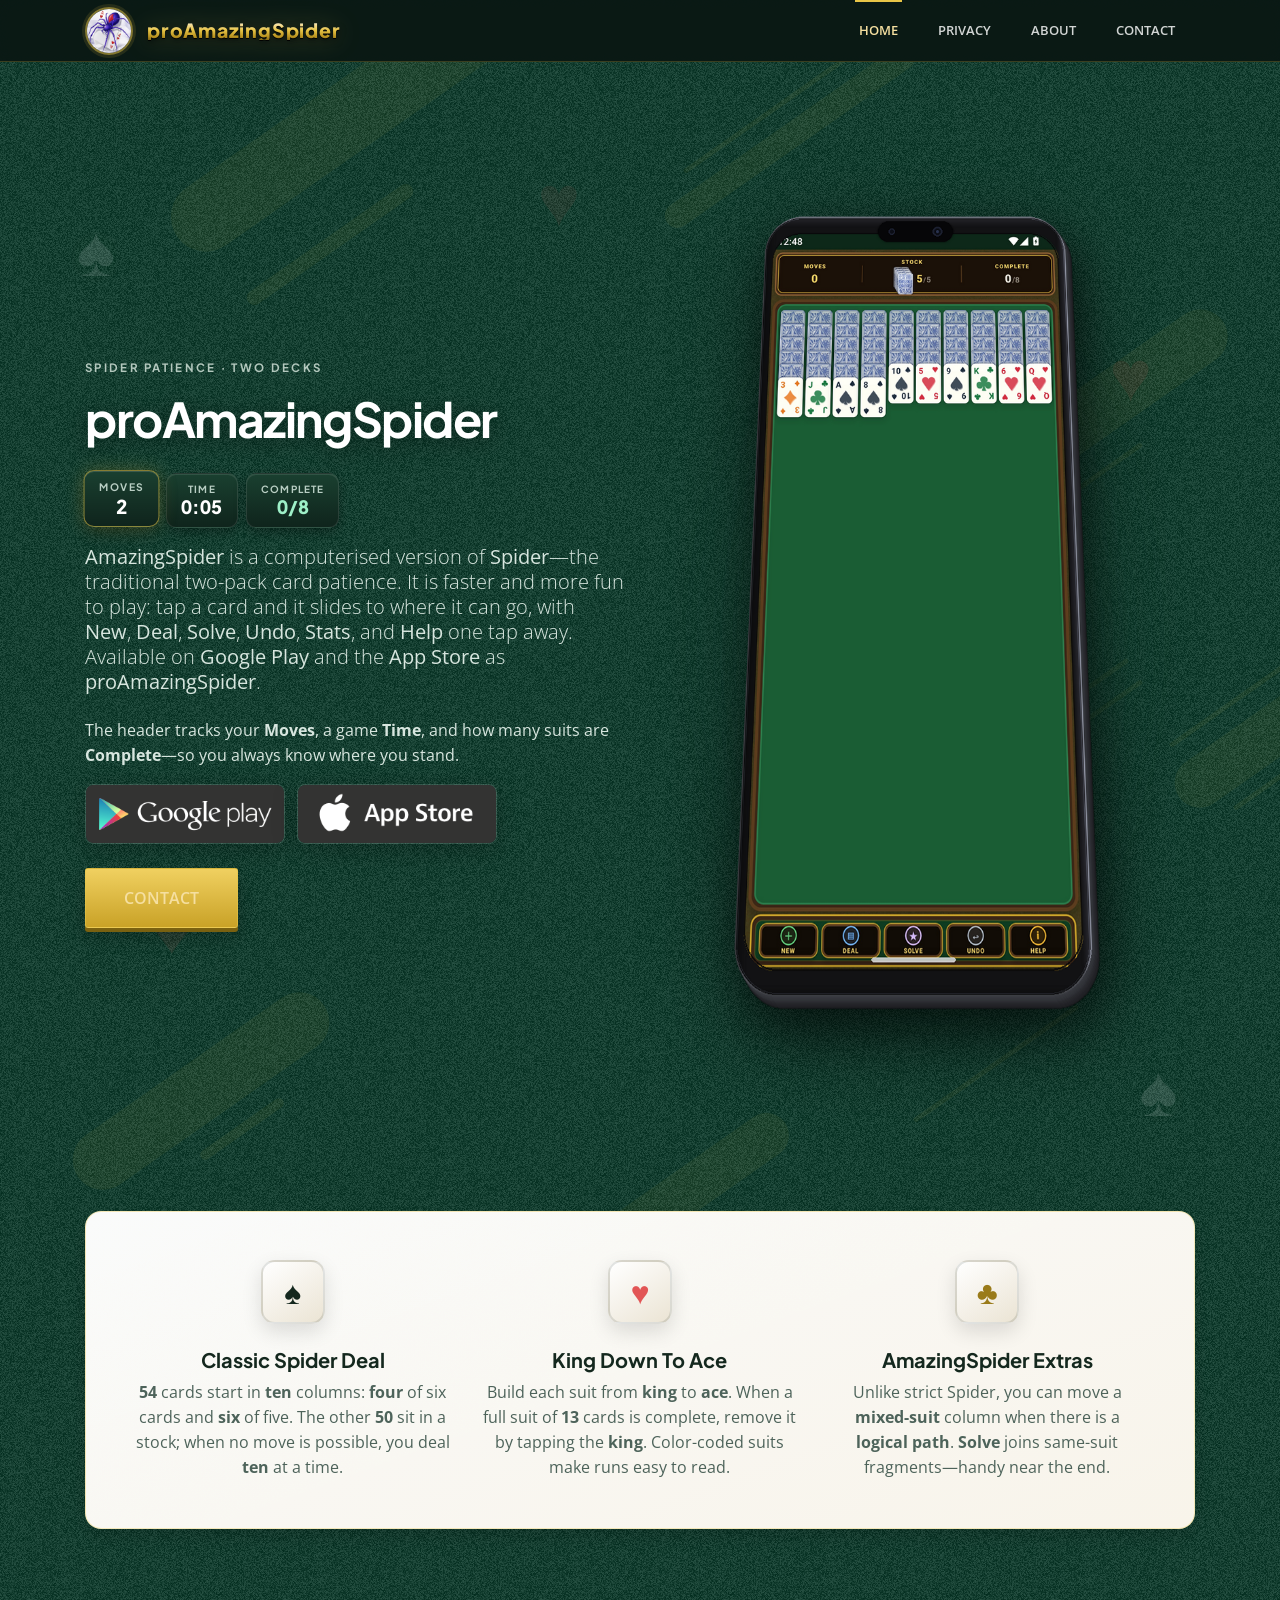
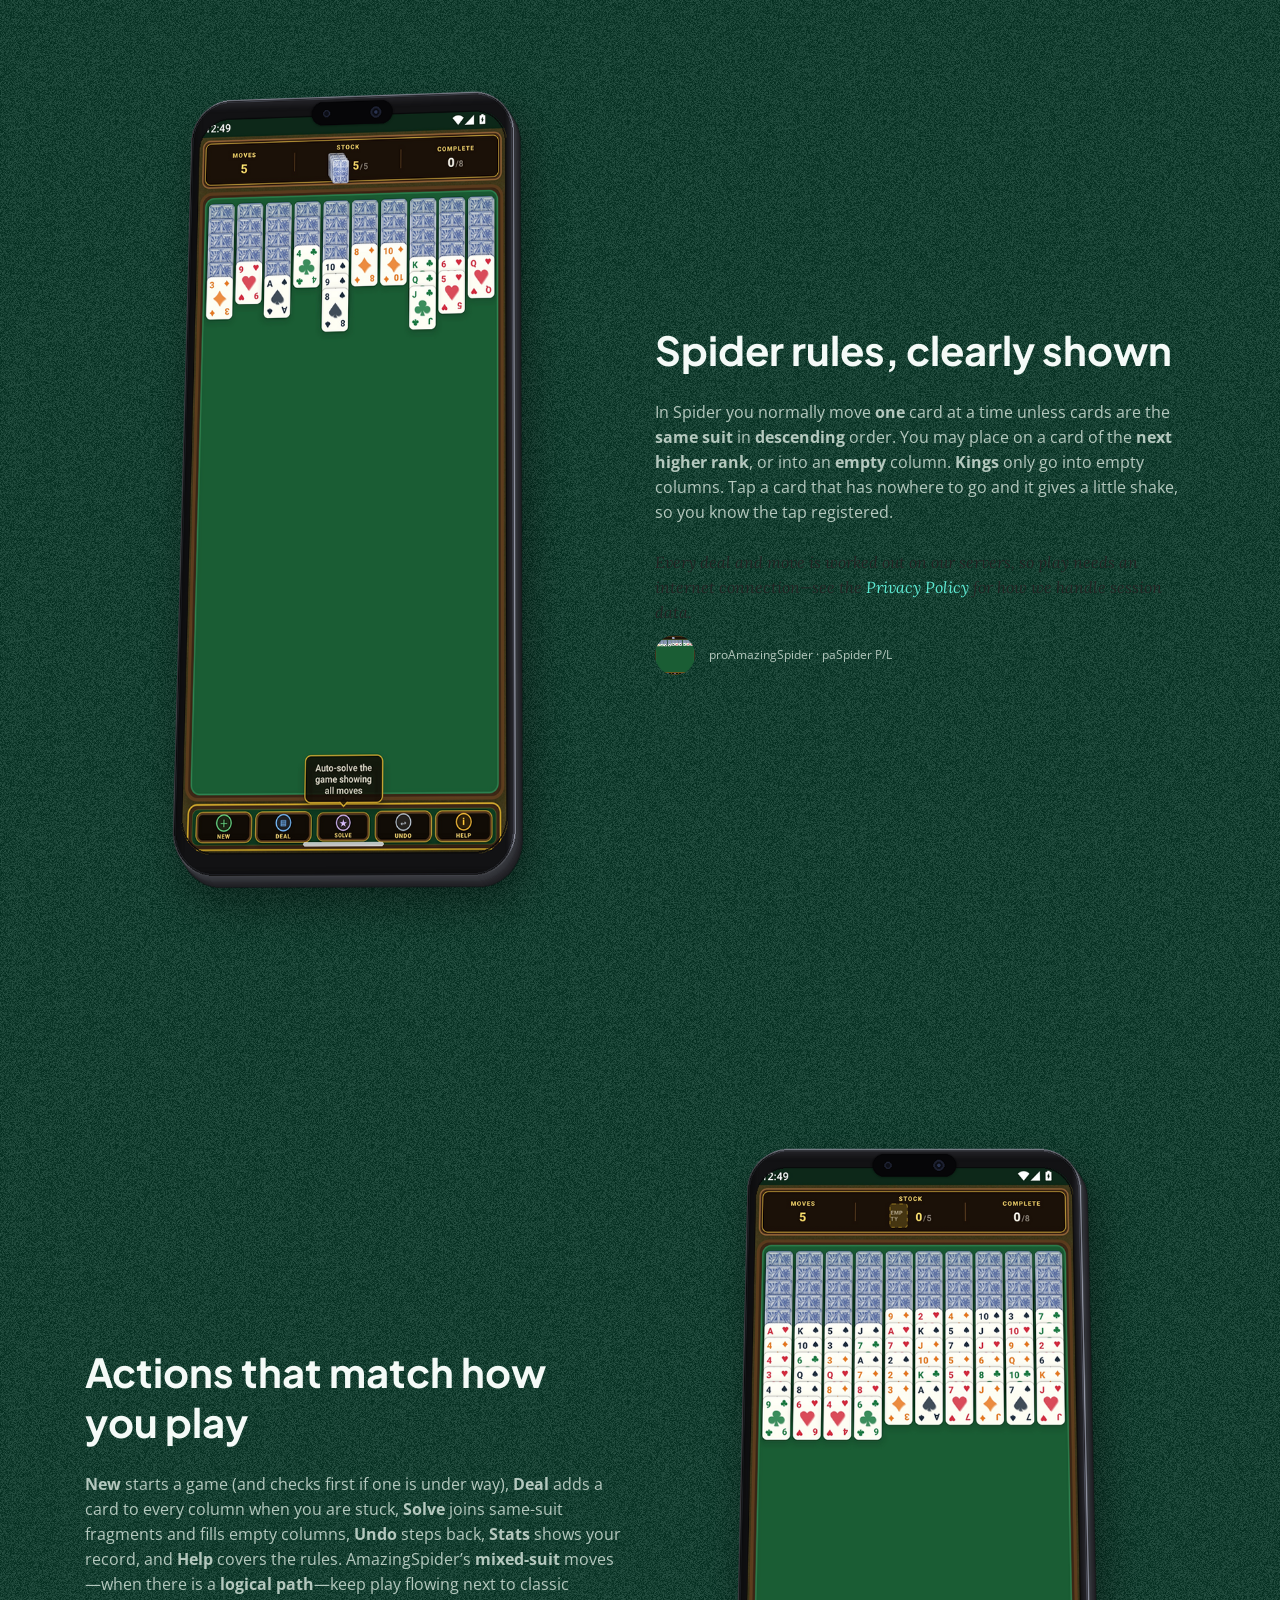
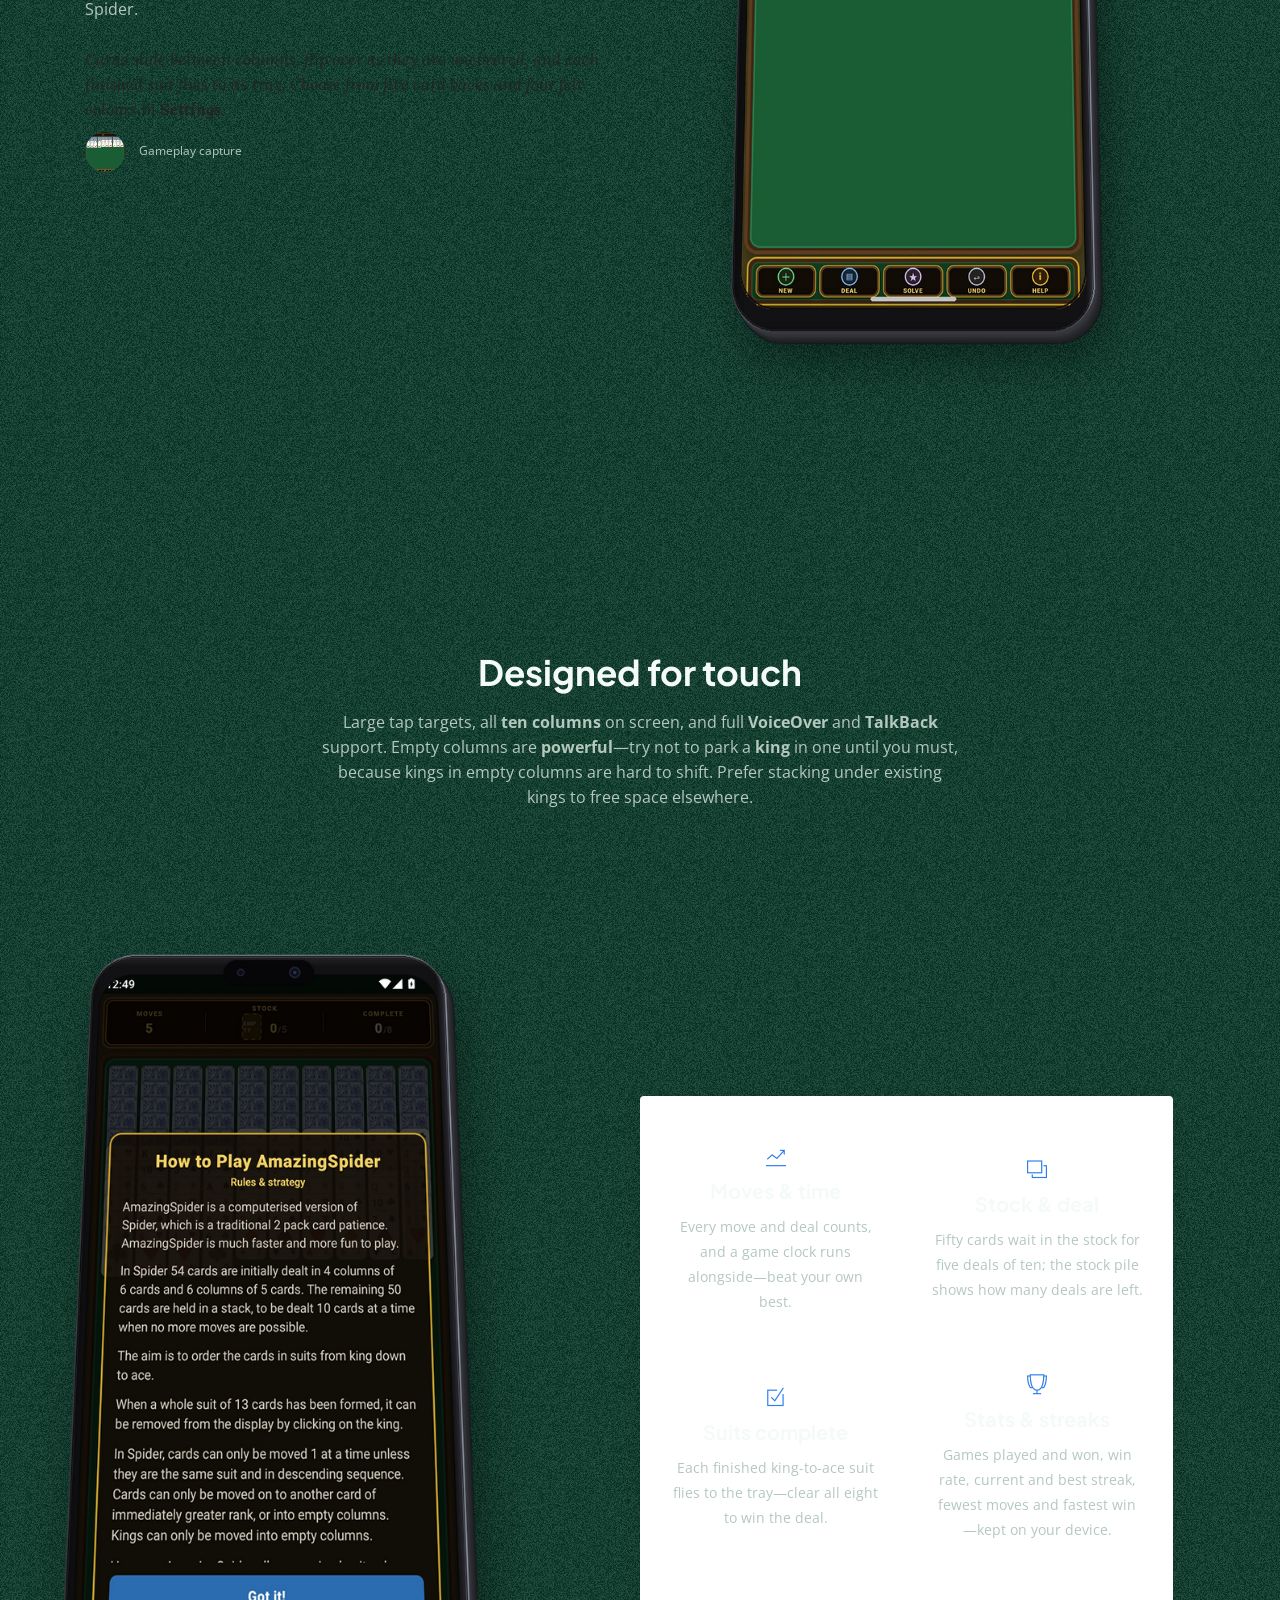
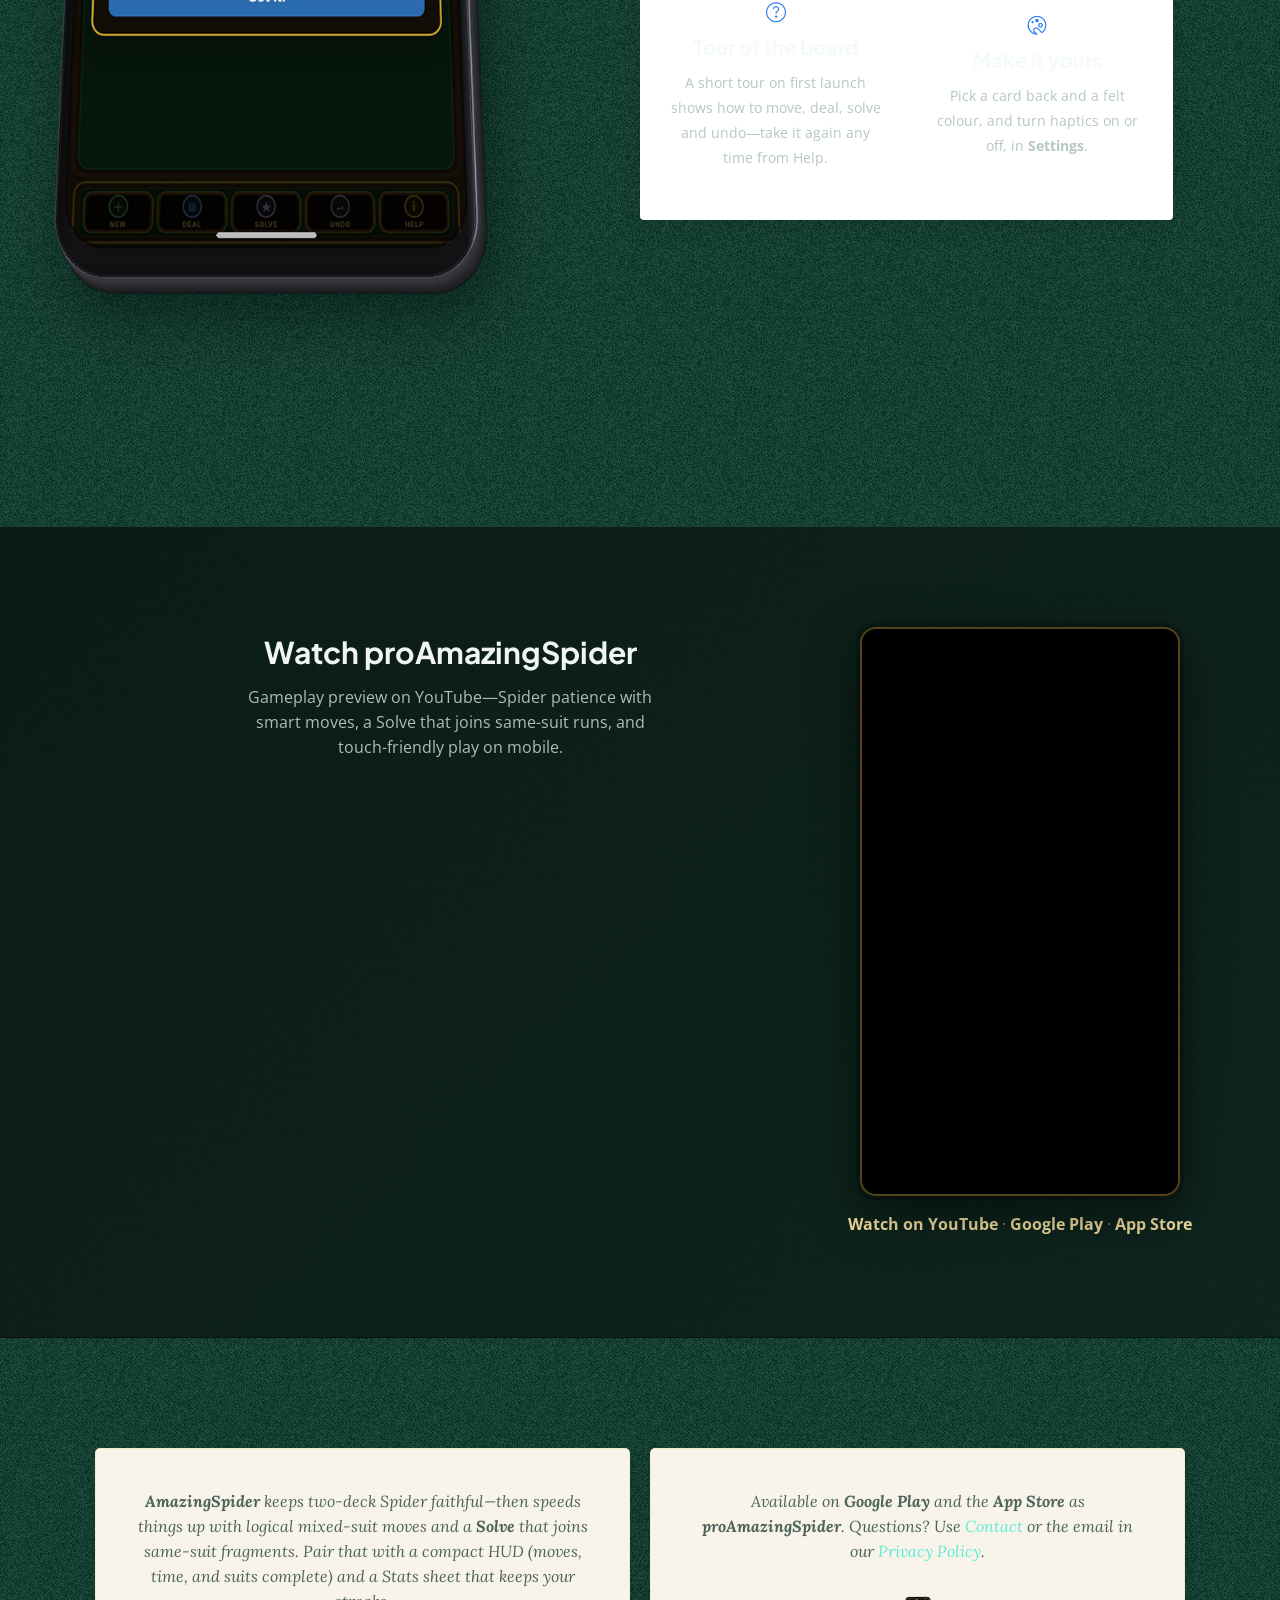
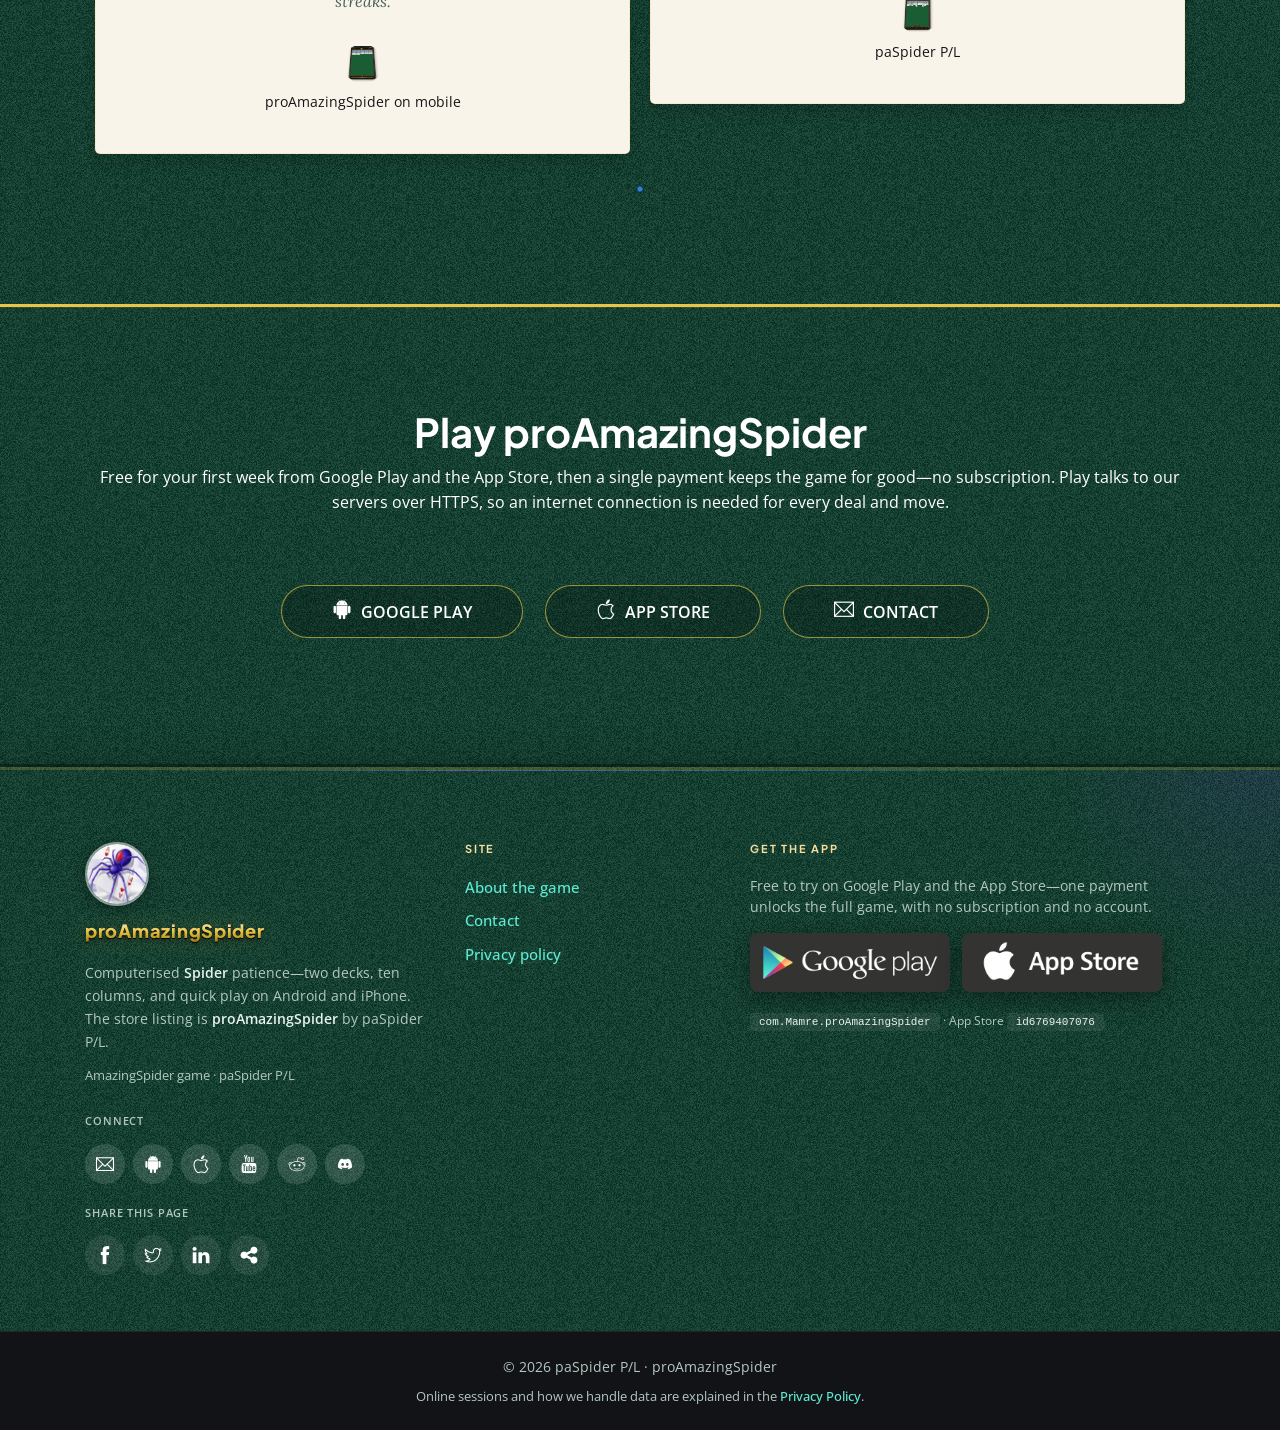
<file: app/static/index.html>
<!-- 
THEME: Small Apps | Bootstrap App Landing Template
VERSION: 1.0.0
AUTHOR: Themefisher

HOMEPAGE: https://themefisher.com/products/small-apps-free-app-landing-page-template/
DEMO: https://demo.themefisher.com/small-apps/
GITHUB: https://github.com/themefisher/Small-Apps-Bootstrap-App-Landing-Template

Get HUGO Version : https://themefisher.com/products/small-apps-hugo-app-landing-theme/

WEBSITE: https://themefisher.com
TWITTER: https://twitter.com/themefisher
FACEBOOK: https://www.facebook.com/themefisher
-->

<!DOCTYPE html>
<html lang="en">
<head>

  <!-- Basic Page Needs
  ================================================== -->
  <meta charset="utf-8">
  <title>proAmazingSpider — Spider Solitaire for Android &amp; iPhone</title>

  <!-- Mobile Specific Metas
  ================================================== -->
  <meta http-equiv="X-UA-Compatible" content="IE=edge">
  <meta name="description" content="AmazingSpider: computerised two-deck Spider patience for Android and iPhone (Google Play & App Store: proAmazingSpider). Faster play, logical-path moves, Solve, stats and streaks, and classic dealing—king to ace in suits. By paSpider P/L.">
  <meta name="viewport" content="width=device-width, initial-scale=1.0, maximum-scale=5.0">
  <meta name="author" content="paSpider P/L">
  <!-- @seo -->

  <!-- Favicon -->
  <link rel="shortcut icon" type="image/x-icon" href="images/favicon.png" />
  
  <!-- PLUGINS CSS STYLE -->
  <link rel="stylesheet" href="plugins/bootstrap/bootstrap.min.css">
  <link rel="stylesheet" href="plugins/themify-icons/themify-icons.css">
  <link rel="stylesheet" href="plugins/slick/slick.css">
  <link rel="stylesheet" href="plugins/slick/slick-theme.css">
  <link rel="stylesheet" href="plugins/fancybox/jquery.fancybox.min.css">
  <link rel="stylesheet" href="plugins/aos/aos.css">

  <!-- CUSTOM CSS -->
  <link href="css/style.css" rel="stylesheet">

</head>

<body class="body-wrapper body-wrapper--game" data-spy="scroll" data-target=".privacy-nav">


<nav class="navbar main-nav navbar-expand-lg px-2 px-sm-0 py-2 py-lg-0">
  <div class="container">
    <a class="navbar-brand" href="/"><span class="logo-circle logo-circle--nav"><img src="images/logo.png" width="256" height="256" alt="" decoding="async" aria-hidden="true"></span><span class="navbar-brand-text">proAmazingSpider</span></a>
    <button class="navbar-toggler" type="button" data-toggle="collapse" data-target="#navbarNav"
      aria-controls="navbarNav" aria-expanded="false" aria-label="Toggle navigation">
      <span class="ti-menu"></span>
    </button>
    <div class="collapse navbar-collapse" id="navbarNav">
      <ul class="navbar-nav ml-auto">
        <li class="nav-item active">
          <a class="nav-link" href="/">Home</a>
        </li>
        <li class="nav-item @@privacy">
          <a class="nav-link" href="/privacy-policy">Privacy</a>
        </li>
        <li class="nav-item @@about">
          <a class="nav-link" href="/about">About</a>
        </li>
        <li class="nav-item @@contact">
          <a class="nav-link" href="/contact">Contact</a>
        </li>
      </ul>
    </div>
  </div>
</nav>

<!--====================================
=            Hero Section            =
=====================================-->
<section class="section gradient-banner">
	<div class="shapes-container">
		<div class="shape" data-aos="fade-down-left" data-aos-duration="1500" data-aos-delay="100"></div>
		<div class="shape" data-aos="fade-down" data-aos-duration="1000" data-aos-delay="100"></div>
		<div class="shape" data-aos="fade-up-right" data-aos-duration="1000" data-aos-delay="200"></div>
		<div class="shape" data-aos="fade-up" data-aos-duration="1000" data-aos-delay="200"></div>
		<div class="shape" data-aos="fade-down-left" data-aos-duration="1000" data-aos-delay="100"></div>
		<div class="shape" data-aos="fade-down-left" data-aos-duration="1000" data-aos-delay="100"></div>
		<div class="shape" data-aos="zoom-in" data-aos-duration="1000" data-aos-delay="300"></div>
		<div class="shape" data-aos="fade-down-right" data-aos-duration="500" data-aos-delay="200"></div>
		<div class="shape" data-aos="fade-down-right" data-aos-duration="500" data-aos-delay="100"></div>
		<div class="shape" data-aos="zoom-out" data-aos-duration="2000" data-aos-delay="500"></div>
		<div class="shape" data-aos="fade-up-right" data-aos-duration="500" data-aos-delay="200"></div>
		<div class="shape" data-aos="fade-down-left" data-aos-duration="500" data-aos-delay="100"></div>
		<div class="shape" data-aos="fade-up" data-aos-duration="500" data-aos-delay="0"></div>
		<div class="shape" data-aos="fade-down" data-aos-duration="500" data-aos-delay="0"></div>
		<div class="shape" data-aos="fade-up-right" data-aos-duration="500" data-aos-delay="100"></div>
		<div class="shape" data-aos="fade-down-left" data-aos-duration="500" data-aos-delay="0"></div>
	</div>
	<div class="suit-field" aria-hidden="true">
		<span class="suit-float suit-float--1">♠</span>
		<span class="suit-float suit-float--2">♥</span>
		<span class="suit-float suit-float--3">♦</span>
		<span class="suit-float suit-float--4">♣</span>
		<span class="suit-float suit-float--5">♠</span>
		<span class="suit-float suit-float--6">♥</span>
	</div>
	<div class="container">
		<div class="row align-items-center">
			<div class="col-md-6 order-2 order-md-1 text-center text-md-left">
				<p class="game-hero-tag text-uppercase mb-2">Spider patience · two decks</p>
				<h1 class="text-white font-weight-bold mb-4 game-hero-title">proAmazingSpider</h1>
				<div class="game-hud game-hud--live mb-3" aria-label="Example in-game stats">
					<span class="game-hud__chip"><span class="game-hud__label">Moves</span><strong class="game-hud__value" data-hud="moves">0</strong></span>
					<span class="game-hud__chip"><span class="game-hud__label">Time</span><strong class="game-hud__value" data-hud="time">0:00</strong></span>
					<span class="game-hud__chip game-hud__chip--done"><span class="game-hud__label">Complete</span><strong class="game-hud__value" data-hud="done">0/8</strong></span>
				</div>
				<p class="text-white mb-4 lead"><strong>AmazingSpider</strong> is a computerised version of <strong>Spider</strong>—the traditional two-pack card patience. It is faster and more fun to play: tap a card and it slides to where it can go, with <strong>New</strong>, <strong>Deal</strong>, <strong>Solve</strong>, <strong>Undo</strong>, <strong>Stats</strong>, and <strong>Help</strong> one tap away. Available on <strong>Google Play</strong> and the <strong>App Store</strong> as <strong>proAmazingSpider</strong>.</p>
				<p class="text-white mb-3">The header tracks your <strong>Moves</strong>, a game <strong>Time</strong>, and how many suits are <strong>Complete</strong>—so you always know where you stand.</p>
				<div class="store-badges store-badges--hero mb-4">
					<a href="https://play.google.com/store/apps/details?id=com.Mamre.proAmazingSpider" class="store-badge-link" rel="noopener noreferrer">
						<img src="images/app/google-play.jpg" class="img-fluid store-badge" alt="Get it on Google Play">
					</a>
					<a href="https://apps.apple.com/us/app/proamazingspider/id6769407076" class="store-badge-link" rel="noopener noreferrer">
						<img src="images/app/apple-store.jpg" class="img-fluid store-badge" alt="Download on the App Store">
					</a>
				</div>
				<a href="/contact" class="btn btn-outline-light btn-main-md">Contact</a>
			</div>
			<div class="col-md-6 text-center order-1 order-md-2">
				<div class="game-phone-glow">
					<img class="img-fluid" src="images/app/game-phone-1.png" alt="proAmazingSpider running on a phone">
				</div>
			</div>
		</div>
	</div>
</section>
<!--====  End of Hero Section  ====-->

<section class="section pt-0 position-relative pull-top">
	<div class="container">
		<div class="game-panel shadow p-5">
			<div class="row">
				<div class="col-lg-4 col-md-6 mt-5 mt-md-0 text-center game-feature-card">
					<div class="game-feature-card__icon" aria-hidden="true">♠</div>
					<h3 class="mt-4 text-capitalize h5">Classic Spider deal</h3>
					<p class="regular text-muted"><strong>54</strong> cards start in <strong>ten</strong> columns: <strong>four</strong> of six cards and <strong>six</strong> of five. The other <strong>50</strong> sit in a stock; when no move is possible, you deal <strong>ten</strong> at a time.</p>
				</div>
				<div class="col-lg-4 col-md-6 mt-5 mt-md-0 text-center game-feature-card">
					<div class="game-feature-card__icon game-feature-card__icon--red" aria-hidden="true">♥</div>
					<h3 class="mt-4 text-capitalize h5">King down to ace</h3>
					<p class="regular text-muted">Build each suit from <strong>king</strong> to <strong>ace</strong>. When a full suit of <strong>13</strong> cards is complete, remove it by tapping the <strong>king</strong>. Color-coded suits make runs easy to read.</p>
				</div>
				<div class="col-lg-4 col-md-12 mt-5 mt-lg-0 text-center game-feature-card">
					<div class="game-feature-card__icon game-feature-card__icon--gold" aria-hidden="true">♣</div>
					<h3 class="mt-4 text-capitalize h5">AmazingSpider extras</h3>
					<p class="regular text-muted">Unlike strict Spider, you can move a <strong>mixed-suit</strong> column when there is a <strong>logical path</strong>. <strong>Solve</strong> joins same-suit fragments—handy near the end.</p>
				</div>
			</div>
		</div>
	</div>
</section>

<!--==================================
=            Feature Grid            =
===================================-->
<section class="feature section pt-0">
	<div class="container">
		<div class="row">
			<div class="col-lg-6 ml-auto justify-content-center">
				<!-- Feature Mockup -->
				<div class="image-content" data-aos="fade-right">
					<img class="img-fluid" src="images/app/game-phone-2.png" alt="proAmazingSpider in-game on a phone">
				</div>
			</div>
			<div class="col-lg-6 mr-auto align-self-center">
				<div class="feature-content">
					<h2>Spider rules, clearly shown</h2>
					<p class="desc">In Spider you normally move <strong>one</strong> card at a time unless cards are the <strong>same suit</strong> in <strong>descending</strong> order. You may place on a card of the <strong>next higher rank</strong>, or into an <strong>empty</strong> column. <strong>Kings</strong> only go into empty columns. Tap a card that has nowhere to go and it gives a little shake, so you know the tap registered.</p>
				</div>
				<div class="testimonial">
					<p>
						Every deal and move is worked out on our servers, so play needs an internet connection—see the <a href="/privacy-policy">Privacy Policy</a> for how we handle session data.
					</p>
					<ul class="list-inline meta">
						<li class="list-inline-item">
							<img src="images/app/game-screen-1.png" alt="Spider Solitaire tableau in proAmazingSpider">
						</li>
						<li class="list-inline-item">proAmazingSpider · paSpider P/L</li>
					</ul>
				</div>
			</div>
		</div>
	</div>
</section>

<section class="feature section pt-0">
	<div class="container">
		<div class="row">
			<div class="col-lg-6 ml-auto align-self-center">
				<div class="feature-content">
					<h2>Actions that match how you play</h2>
					<p><strong>New</strong> starts a game (and checks first if one is under way), <strong>Deal</strong> adds a card to every column when you are stuck, <strong>Solve</strong> joins same-suit fragments and fills empty columns, <strong>Undo</strong> steps back, <strong>Stats</strong> shows your record, and <strong>Help</strong> covers the rules. AmazingSpider’s <strong>mixed-suit</strong> moves—when there is a <strong>logical path</strong>—keep play flowing next to classic Spider.</p>
				</div>
				<div class="testimonial">
					<p>
						Cards slide between columns, flip over as they are uncovered, and each finished suit flies to its tray. Choose from five card backs and four felt colours in <strong>Settings</strong>.
					</p>
					<ul class="list-inline meta">
						<li class="list-inline-item">
							<img src="images/app/game-screen-3.png" alt="proAmazingSpider game board with cards">
						</li>
						<li class="list-inline-item">Gameplay capture</li>
					</ul>
				</div>
			</div>
			<div class="col-lg-6 mr-auto justify-content-center">
				<div class="image-content" data-aos="fade-left">
					<img class="img-fluid" src="images/app/game-phone-3.png" alt="proAmazingSpider toolbar on a phone">
				</div>
			</div>
		</div>
	</div>
</section>
<!--====  End of Feature Grid  ====-->

<!--==============================
=            Services            =
===============================-->
<section class="service section bg-gray">
	<div class="container-fluid p-0">
		<div class="row">
			<div class="col-lg-12">
				<div class="section-title">
					<h2>Designed for touch</h2>
					<p>Large tap targets, all <strong>ten columns</strong> on screen, and full <strong>VoiceOver</strong> and <strong>TalkBack</strong> support. Empty columns are <strong>powerful</strong>—try not to park a <strong>king</strong> in one until you must, because kings in empty columns are hard to shift. Prefer stacking under existing kings to free space elsewhere.</p>
				</div>
			</div>
		</div>
		<div class="row no-gutters">
			<div class="col-lg-6 align-self-center">
				<!-- Feature Image -->
				<div class="service-thumb left" data-aos="fade-right">
					<img class="img-fluid" src="images/app/game-phone-4.png" alt="proAmazingSpider full board on a phone">
				</div>
			</div>
			<div class="col-lg-5 mr-auto align-self-center">
				<div class="service-box">
					<div class="row align-items-center">
						<div class="col-md-6 col-xs-12">
							<!-- Service 01 -->
							<div class="service-item">
								<i class="ti-stats-up"></i>
								<h3>Moves &amp; time</h3>
								<p>Every move and deal counts, and a game clock runs alongside—beat your own best.</p>
							</div>
						</div>
						<div class="col-md-6 col-xs-12">
							<div class="service-item">
								<i class="ti-layers"></i>
								<h3>Stock &amp; deal</h3>
								<p>Fifty cards wait in the stock for five deals of ten; the stock pile shows how many deals are left.</p>
							</div>
						</div>
						<div class="col-md-6 col-xs-12">
							<div class="service-item">
								<i class="ti-check-box"></i>
								<h3>Suits complete</h3>
								<p>Each finished king-to-ace suit flies to the tray—clear all eight to win the deal.</p>
							</div>
						</div>
						<div class="col-md-6 col-xs-12">
							<div class="service-item">
								<i class="ti-cup"></i>
								<h3>Stats &amp; streaks</h3>
								<p>Games played and won, win rate, current and best streak, fewest moves and fastest win—kept on your device.</p>
							</div>
						</div>
						<div class="col-md-6 col-xs-12">
							<div class="service-item">
								<i class="ti-help-alt"></i>
								<h3>Tour of the board</h3>
								<p>A short tour on first launch shows how to move, deal, solve and undo&mdash;take it again any time from Help.</p>
							</div>
						</div>
						<div class="col-md-6 col-xs-12">
							<div class="service-item">
								<i class="ti-palette"></i>
								<h3>Make it yours</h3>
								<p>Pick a card back and a felt colour, and turn haptics on or off, in <strong>Settings</strong>.</p>
							</div>
						</div>
					</div>
				</div>
			</div>
		</div>
	</div>
</section>
<!--====  End of Services  ====-->


<!--=================================
=            Video Promo            =
==================================-->
<section class="video-promo section bg-1">
	<div class="container">
		<div class="row justify-content-center">
			<div class="col-lg-8 text-center">
				<div class="content-block content-block--video">
					<h2>Watch proAmazingSpider</h2>
					<p>Gameplay preview on YouTube—Spider patience with smart moves, a Solve that joins same-suit runs, and touch-friendly play on mobile.</p>
				</div>
			</div>
			<div class="col-lg-4 col-md-6">
				<div class="game-video game-video--short">
					<iframe src="https://www.youtube.com/embed/udhOnFEOQlc" title="proAmazingSpider gameplay on YouTube" allow="accelerometer; autoplay; clipboard-write; encrypted-media; gyroscope; picture-in-picture; web-share" allowfullscreen loading="lazy"></iframe>
				</div>
				<p class="text-center mt-3 mb-0">
					<a href="https://www.youtube.com/watch?v=udhOnFEOQlc" class="text-white font-weight-bold" rel="noopener noreferrer">Watch on YouTube</a>
					<span class="text-white-50"> · </span>
					<a href="https://play.google.com/store/apps/details?id=com.Mamre.proAmazingSpider" class="text-white font-weight-bold" rel="noopener noreferrer">Google Play</a>
					<span class="text-white-50"> · </span>
					<a href="https://apps.apple.com/us/app/proamazingspider/id6769407076" class="text-white font-weight-bold" rel="noopener noreferrer">App Store</a>
				</p>
			</div>
		</div>
	</div>
</section>
<!--====  End of Video Promo  ====-->

<!--=================================
=            Testimonial            =
==================================-->
<section class="section testimonial" id="testimonial">
	<div class="container">
		<div class="row">
			<div class="col-lg-12">
				<!-- Testimonial Slider -->
				<div class="testimonial-slider owl-carousel owl-theme">
					<div class="item">
						<div class="block shadow">
							<p>
								<strong>AmazingSpider</strong> keeps two-deck Spider faithful—then speeds things up with logical mixed-suit moves and a <strong>Solve</strong> that joins same-suit fragments. Pair that with a compact HUD (moves, time, and suits complete) and a Stats sheet that keeps your streaks.
							</p>
							<div class="image">
								<img src="images/app/game-phone-1.png" alt="proAmazingSpider on a phone">
							</div>
							<cite>proAmazingSpider on mobile</cite>
						</div>
					</div>
					<div class="item">
						<div class="block shadow">
							<p>
								Available on <strong>Google Play</strong> and the <strong>App Store</strong> as <strong>proAmazingSpider</strong>. Questions? Use <a href="/contact">Contact</a> or the email in our <a href="/privacy-policy">Privacy Policy</a>.
							</p>
							<div class="image">
								<img src="images/app/game-phone-2.png" alt="proAmazingSpider on device">
							</div>
							<cite>paSpider P/L</cite>
						</div>
					</div>
				</div>
			</div>
		</div>
	</div>
</section>
<!--====  End of Testimonial  ====-->

<section class="call-to-action-app section bg-blue game-cta">
	<div class="container">
		<div class="row">
			<div class="col-lg-12">
				<h2>Play proAmazingSpider</h2>
				<p>Free for your first week from Google Play and the App Store, then a single payment keeps the game for good—no subscription. Play talks to our servers over HTTPS, so an internet connection is needed for every deal and move.</p>
				<ul class="list-inline">
					<li class="list-inline-item">
						<a href="https://play.google.com/store/apps/details?id=com.Mamre.proAmazingSpider" class="btn btn-rounded-icon" rel="noopener noreferrer">
							<i class="ti-android"></i>
							Google Play
						</a>
					</li>
					<li class="list-inline-item">
						<a href="https://apps.apple.com/us/app/proamazingspider/id6769407076" class="btn btn-rounded-icon" rel="noopener noreferrer">
							<i class="ti-apple"></i>
							App Store
						</a>
					</li>
					<li class="list-inline-item">
						<a href="/contact" class="btn btn-rounded-icon">
							<i class="ti-email"></i>
							Contact
						</a>
					</li>
				</ul>
			</div>
		</div>
	</div>
</section>

<!--============================
=            Footer            =
=============================-->
<footer class="site-footer">
  <div class="footer-main">
    <div class="container">
      <div class="row">
        <div class="col-lg-4 col-md-12 mb-5 mb-lg-0 text-center text-lg-left">
          <div class="footer-brand-col mx-auto mx-lg-0 d-flex flex-column align-items-center align-items-lg-start">
            <a class="footer-brand-lockup" href="/"><span class="logo-circle logo-circle--footer"><img src="images/logo-alt.png" width="256" height="256" alt="" decoding="async" aria-hidden="true"></span><span class="footer-brand-text">proAmazingSpider</span></a>
            <p class="footer-tagline text-center text-lg-left">Computerised <strong>Spider</strong> patience—two decks, ten columns, and quick play on Android and iPhone. The store listing is <strong>proAmazingSpider</strong> by paSpider P/L.</p>
            <p class="footer-byline text-center text-lg-left">AmazingSpider game · paSpider P/L</p>
            <div class="social-widgets" data-social-widgets="footer" aria-label="Connect and share"></div>
          </div>
        </div>
        <div class="col-lg-3 col-md-6 mb-5 mb-lg-0 text-center text-md-left">
          <h6 class="footer-col-title">Site</h6>
          <nav aria-label="Footer">
            <ul class="footer-link-list list-unstyled mb-0">
              <li><a href="/about">About the game</a></li>
              <li><a href="/contact">Contact</a></li>
              <li><a href="/privacy-policy">Privacy policy</a></li>
            </ul>
          </nav>
        </div>
        <div class="col-lg-5 col-md-6 text-center text-md-left">
          <h6 class="footer-col-title">Get the app</h6>
          <p class="footer-play-lead mb-3">Free to try on Google Play and the App Store—one payment unlocks the full game, with no subscription and no account.</p>
          <div class="footer-store-badges">
            <a href="https://play.google.com/store/apps/details?id=com.Mamre.proAmazingSpider" class="footer-play-btn d-inline-block" rel="noopener noreferrer">
              <img src="images/app/google-play.jpg" class="img-fluid footer-play-badge" alt="Get it on Google Play" loading="lazy">
            </a>
            <a href="https://apps.apple.com/us/app/proamazingspider/id6769407076" class="footer-play-btn d-inline-block" rel="noopener noreferrer">
              <img src="images/app/apple-store.jpg" class="img-fluid footer-play-badge" alt="Download on the App Store" loading="lazy">
            </a>
          </div>
          <p class="footer-package mt-3 mb-0"><code>com.Mamre.proAmazingSpider</code> · App Store <code>id6769407076</code></p>
        </div>
      </div>
    </div>
  </div>
  <div class="footer-bottom text-center">
    <div class="container">
      <p class="footer-copy mb-0">&copy; <script>document.write(new Date().getFullYear())</script> paSpider P/L · proAmazingSpider</p>
      <p class="footer-legal-note mt-2 mb-0">Online sessions and how we handle data are explained in the <a href="/privacy-policy">Privacy Policy</a>.</p>
    </div>
  </div>
</footer>


  <!-- To Top -->
  <div class="scroll-top-to">
    <i class="ti-angle-up"></i>
  </div>
  
  <!-- JAVASCRIPTS -->
  <script src="plugins/jquery/jquery.min.js"></script>
  <script src="plugins/bootstrap/bootstrap.min.js"></script>
  <script src="plugins/slick/slick.min.js"></script>
  <script src="plugins/fancybox/jquery.fancybox.min.js"></script>
  <script src="plugins/syotimer/jquery.syotimer.min.js"></script>
  <script src="plugins/aos/aos.js"></script>
  
  <script src="js/game-hud.js"></script>
  <script src="js/social-widgets.js"></script>
  <script src="js/script.js"></script>
</body>

</html>
</file>
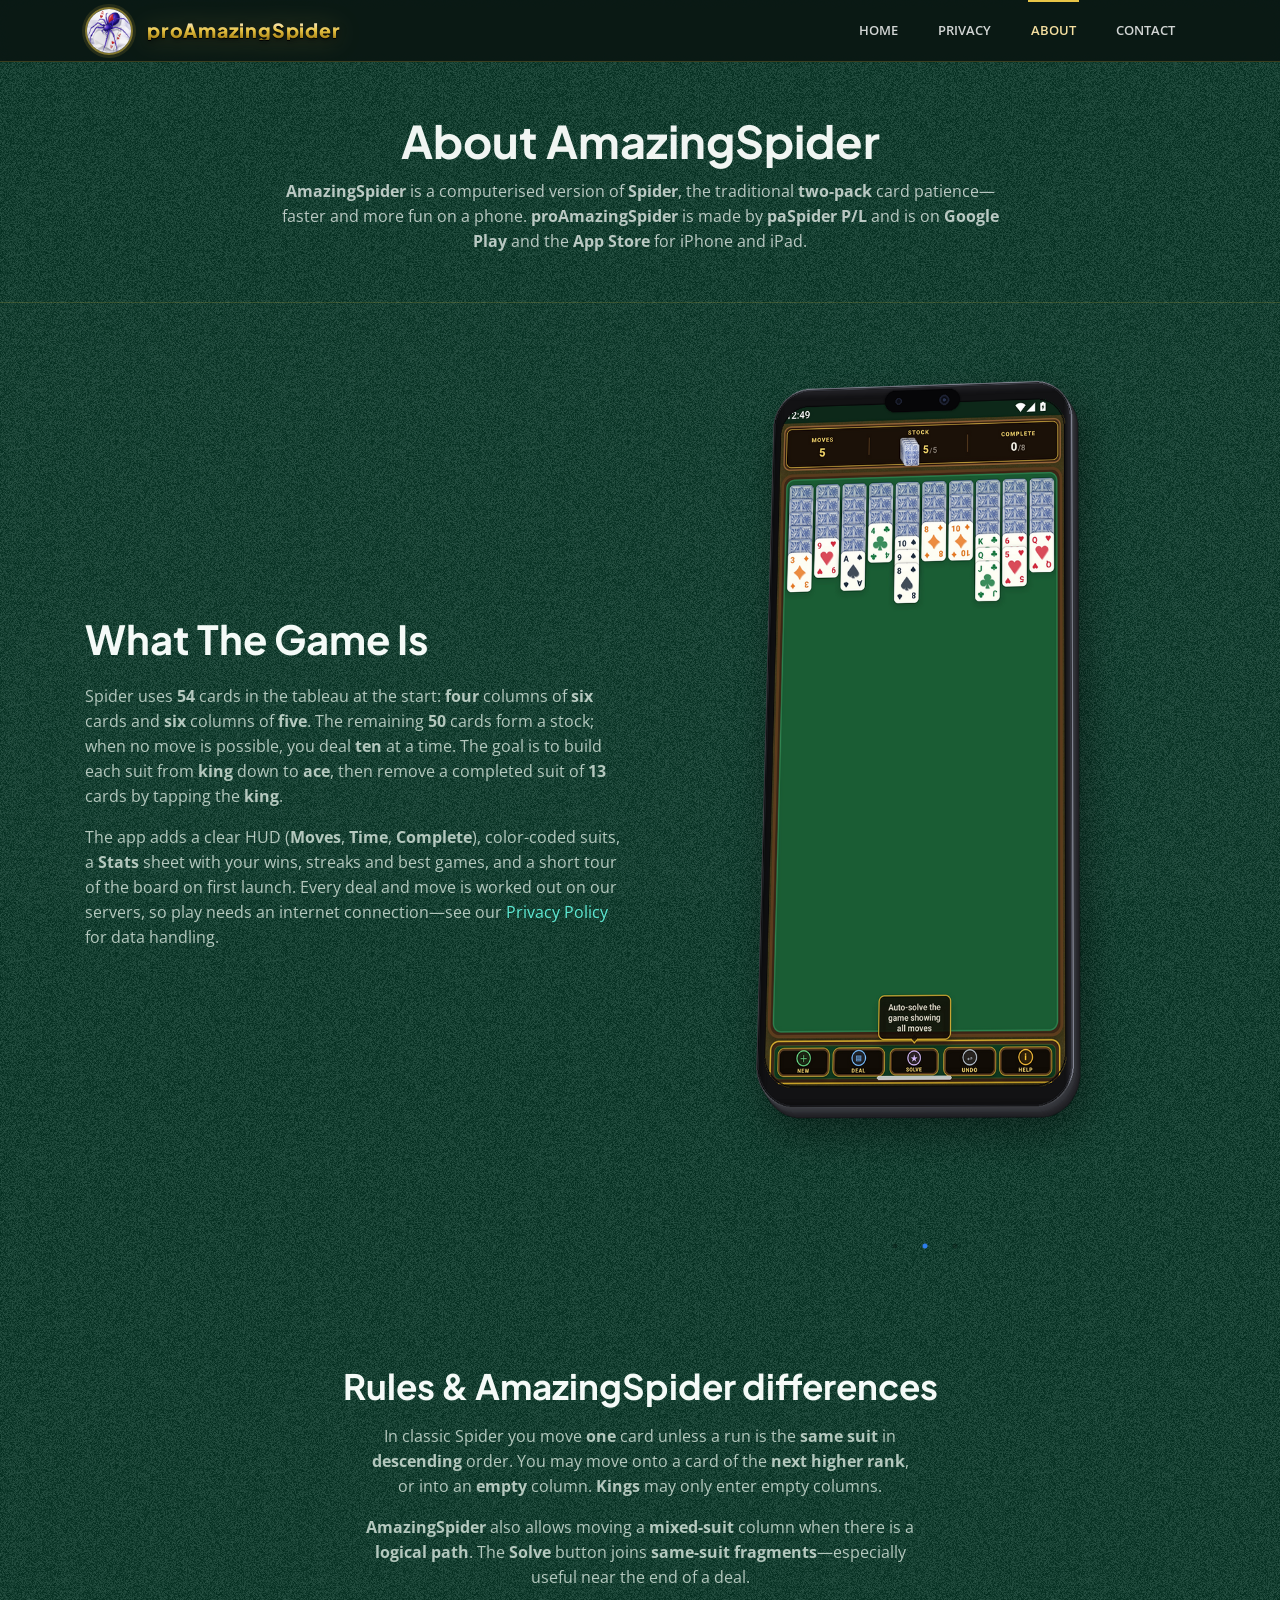
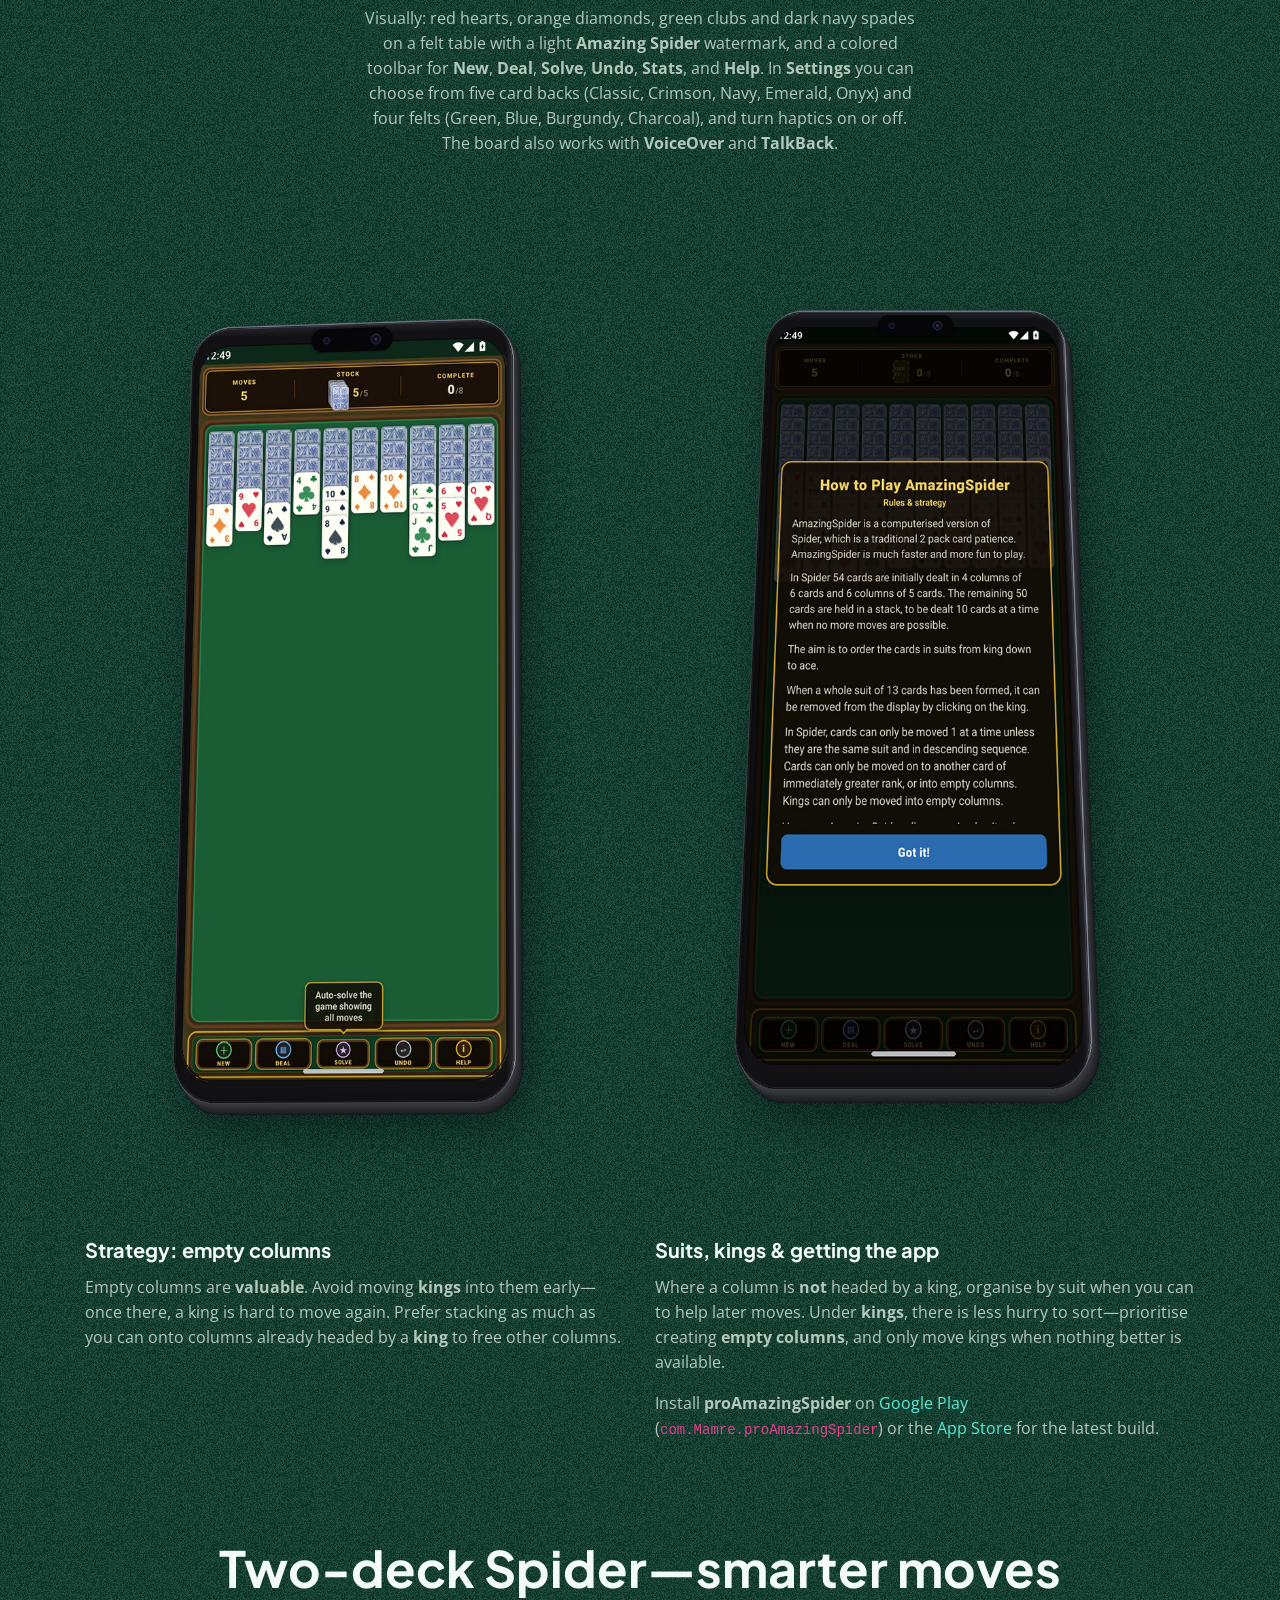
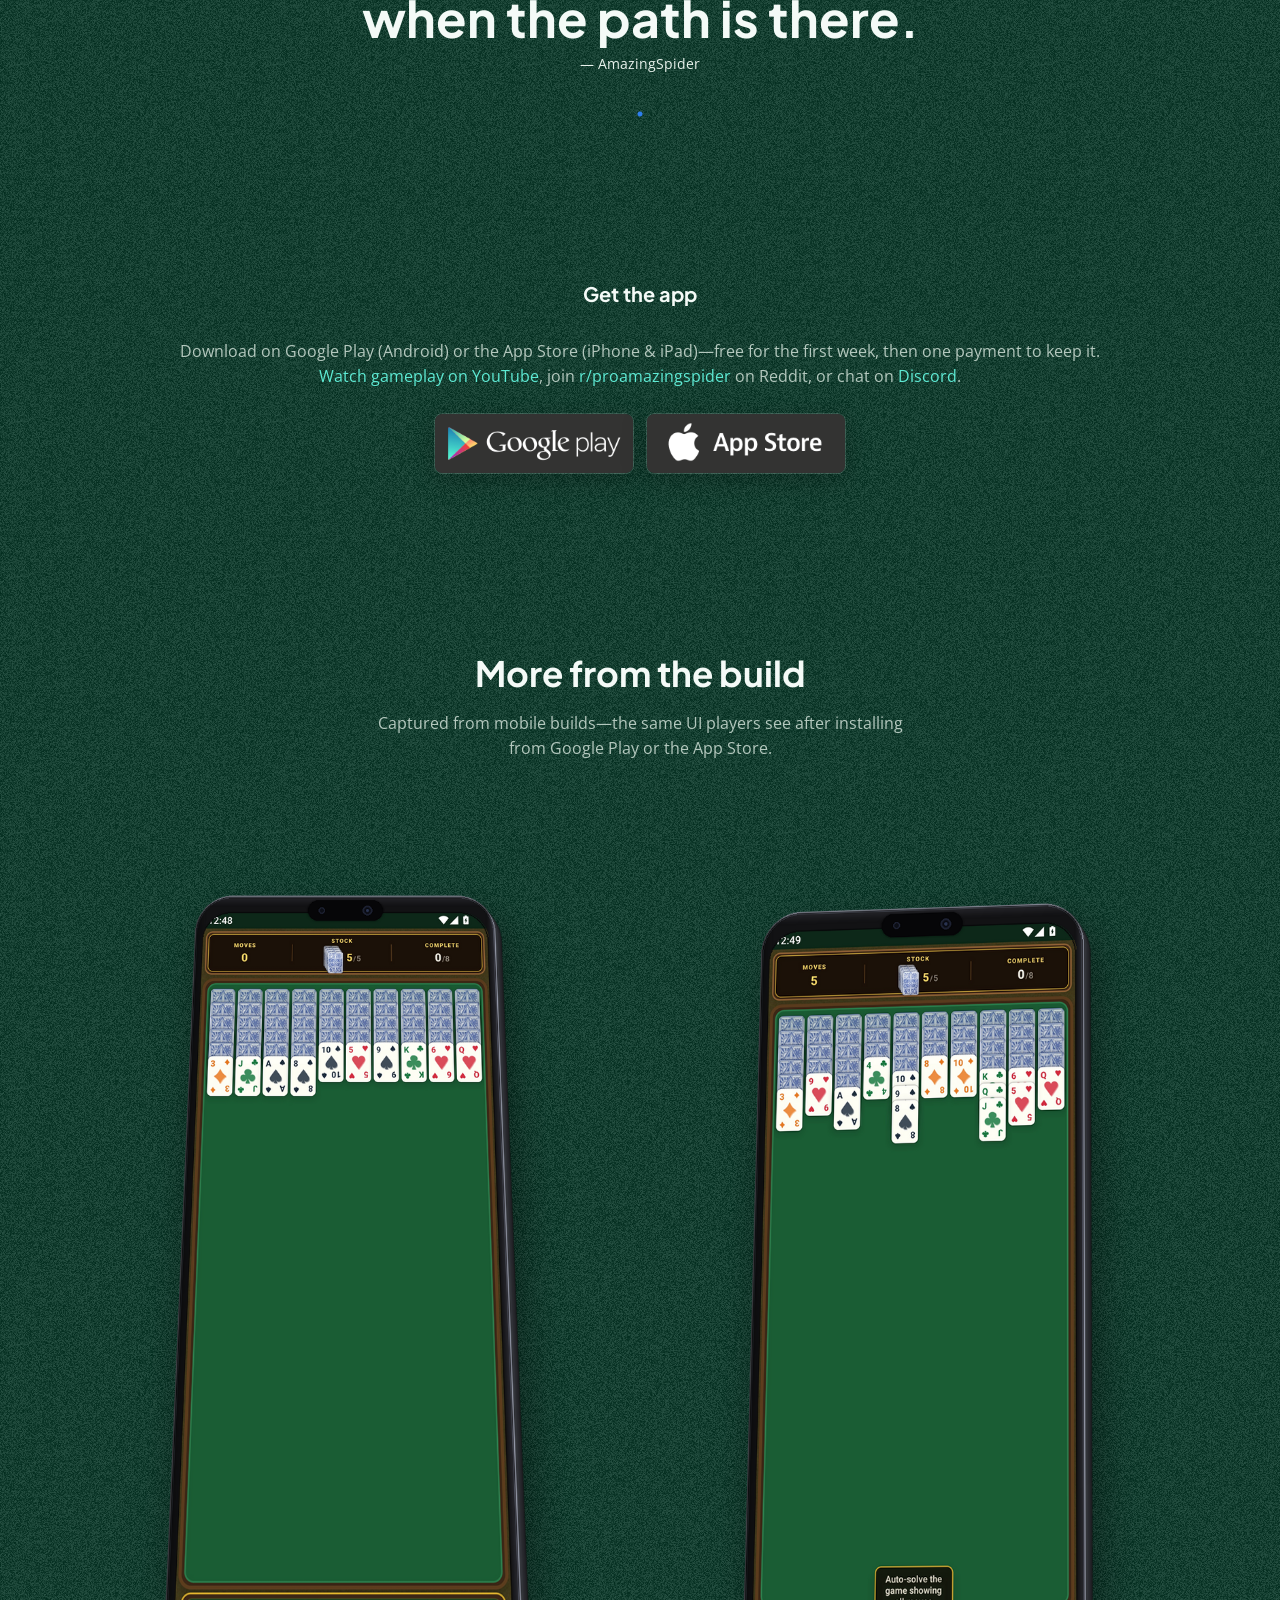
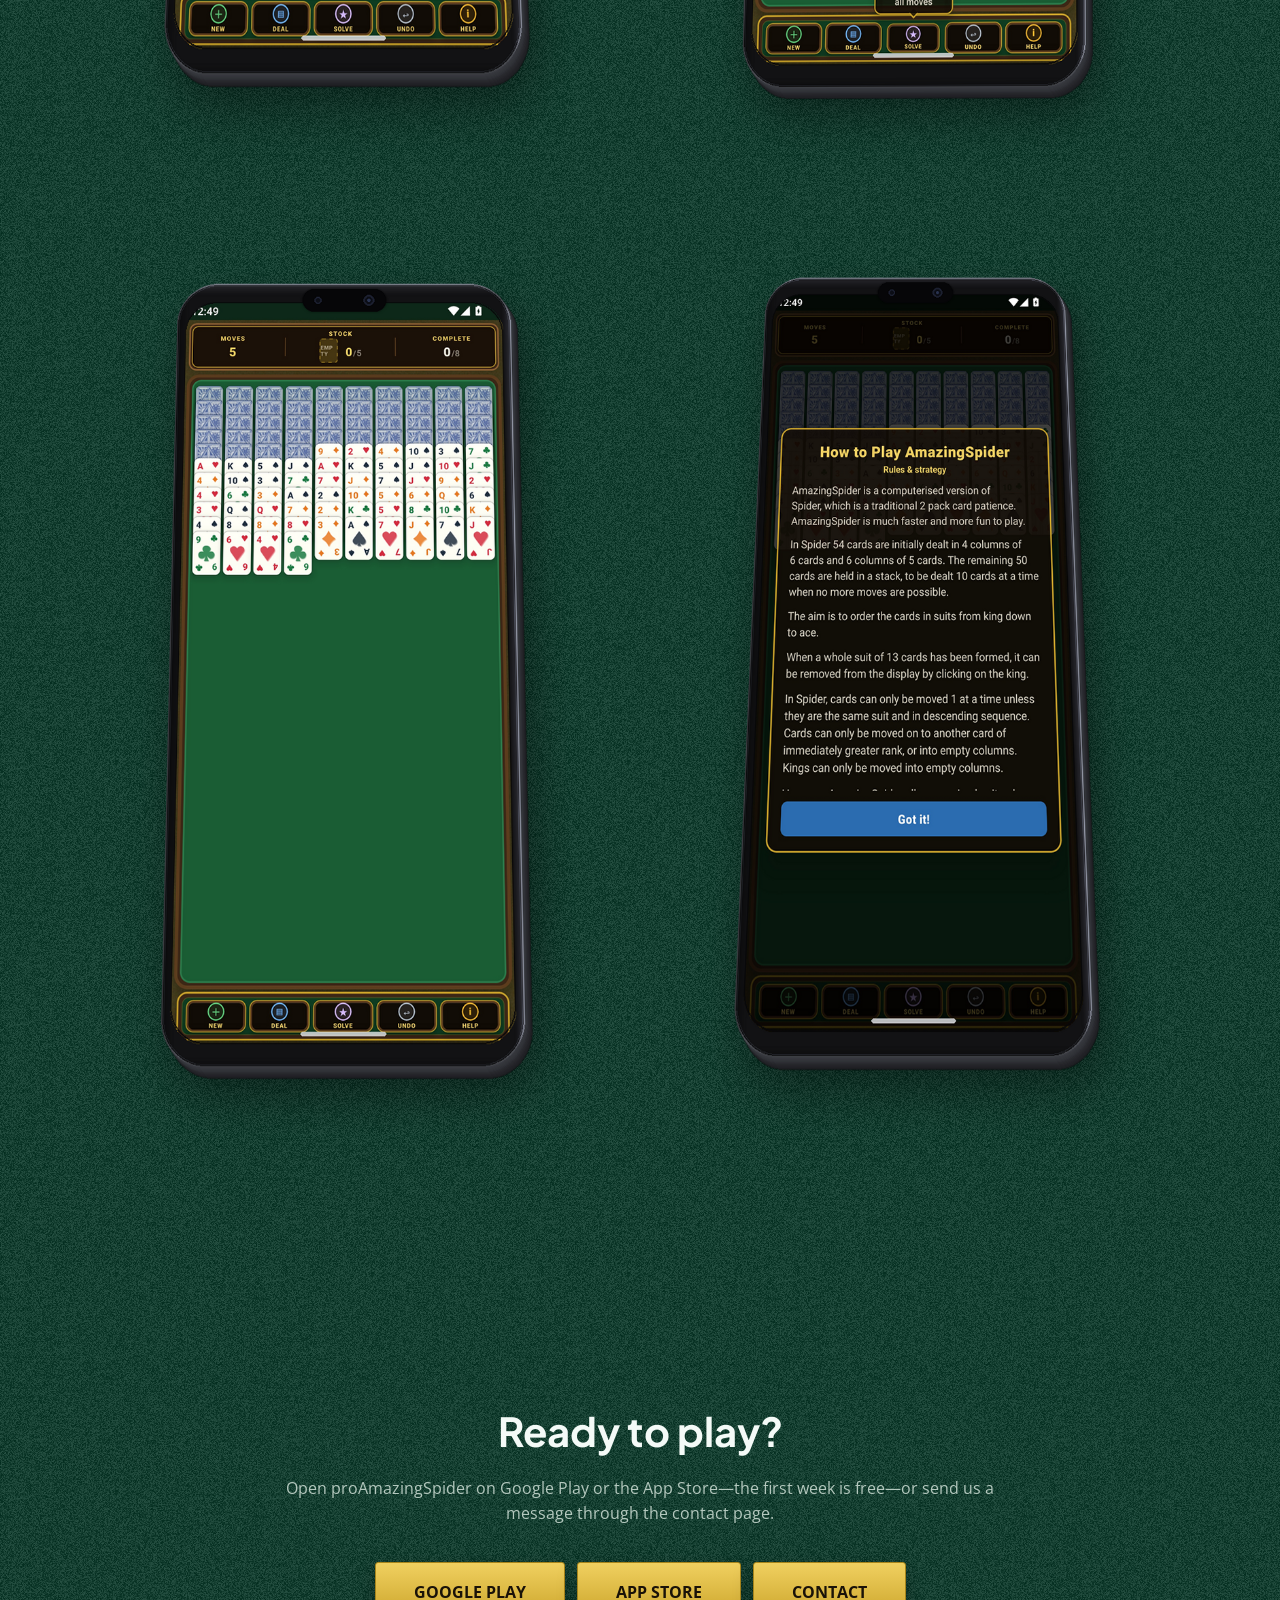
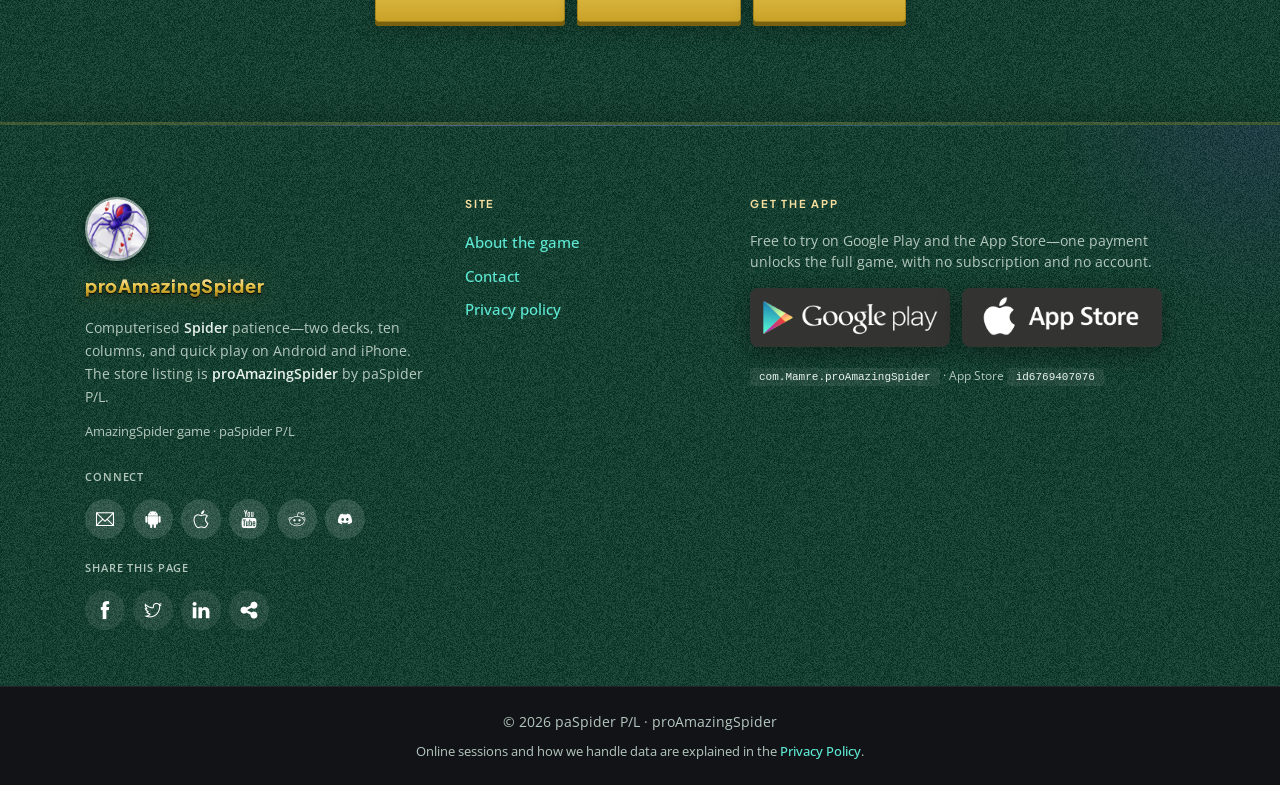
<file: app/static/about.html>
<!-- 
THEME: Small Apps | Bootstrap App Landing Template
VERSION: 1.0.0
AUTHOR: Themefisher

HOMEPAGE: https://themefisher.com/products/small-apps-free-app-landing-page-template/
DEMO: https://demo.themefisher.com/small-apps/
GITHUB: https://github.com/themefisher/Small-Apps-Bootstrap-App-Landing-Template

Get HUGO Version : https://themefisher.com/products/small-apps-hugo-app-landing-theme/

WEBSITE: https://themefisher.com
TWITTER: https://twitter.com/themefisher
FACEBOOK: https://www.facebook.com/themefisher
-->

<!DOCTYPE html>
<html lang="en">
<head>

  <!-- Basic Page Needs
  ================================================== -->
  <meta charset="utf-8">
  <title>About — proAmazingSpider</title>

  <!-- Mobile Specific Metas
  ================================================== -->
  <meta http-equiv="X-UA-Compatible" content="IE=edge">
  <meta name="description" content="About AmazingSpider / proAmazingSpider: two-deck Spider patience for Android and iPhone—rules, Solve, mixed-suit paths, stats, settings, and strategy. By paSpider P/L.">
  <meta name="viewport" content="width=device-width, initial-scale=1.0, maximum-scale=5.0">
  <meta name="author" content="paSpider P/L">
  <!-- @seo -->

  <!-- Favicon -->
  <link rel="shortcut icon" type="image/x-icon" href="images/favicon.png" />
  
  <!-- PLUGINS CSS STYLE -->
  <link rel="stylesheet" href="plugins/bootstrap/bootstrap.min.css">
  <link rel="stylesheet" href="plugins/themify-icons/themify-icons.css">
  <link rel="stylesheet" href="plugins/slick/slick.css">
  <link rel="stylesheet" href="plugins/slick/slick-theme.css">
  <link rel="stylesheet" href="plugins/fancybox/jquery.fancybox.min.css">
  <link rel="stylesheet" href="plugins/aos/aos.css">

  <!-- CUSTOM CSS -->
  <link href="css/style.css" rel="stylesheet">

</head>

<body class="body-wrapper body-wrapper--game" data-spy="scroll" data-target=".privacy-nav">


<nav class="navbar main-nav navbar-expand-lg px-2 px-sm-0 py-2 py-lg-0">
  <div class="container">
    <a class="navbar-brand" href="/"><span class="logo-circle logo-circle--nav"><img src="images/logo.png" width="256" height="256" alt="" decoding="async" aria-hidden="true"></span><span class="navbar-brand-text">proAmazingSpider</span></a>
    <button class="navbar-toggler" type="button" data-toggle="collapse" data-target="#navbarNav"
      aria-controls="navbarNav" aria-expanded="false" aria-label="Toggle navigation">
      <span class="ti-menu"></span>
    </button>
    <div class="collapse navbar-collapse" id="navbarNav">
      <ul class="navbar-nav ml-auto">
        <li class="nav-item @@home">
          <a class="nav-link" href="/">Home</a>
        </li>
        <li class="nav-item @@privacy">
          <a class="nav-link" href="/privacy-policy">Privacy</a>
        </li>
        <li class="nav-item active">
          <a class="nav-link" href="/about">About</a>
        </li>
        <li class="nav-item @@contact">
          <a class="nav-link" href="/contact">Contact</a>
        </li>
      </ul>
    </div>
  </div>
</nav>

<!--================================
=            Page Title            =
=================================-->

<section class="section page-title">
	<div class="container">
		<div class="row">
			<div class="col-sm-8 m-auto">
				<!-- Page Title -->
				<h1>About AmazingSpider</h1>
				<p><strong>AmazingSpider</strong> is a computerised version of <strong>Spider</strong>, the traditional <strong>two-pack</strong> card patience—faster and more fun on a phone. <strong>proAmazingSpider</strong> is made by <strong>paSpider P/L</strong> and is on <strong>Google Play</strong> and the <strong>App Store</strong> for iPhone and iPad.</p>
			</div>
		</div>
	</div>
</section>

<!--====  End of Page Title  ====-->


<!--===============================
=            Our Story            =
================================-->
<section class="section about p-0">
	<div class="container">
		<div class="row">
			<div class="col-lg-6 align-self-center">
				<div class="content text-center text-lg-left">
					<h2>What the game is</h2>
					<p>Spider uses <strong>54</strong> cards in the tableau at the start: <strong>four</strong> columns of <strong>six</strong> cards and <strong>six</strong> columns of <strong>five</strong>. The remaining <strong>50</strong> cards form a stock; when no move is possible, you deal <strong>ten</strong> at a time. The goal is to build each suit from <strong>king</strong> down to <strong>ace</strong>, then remove a completed suit of <strong>13</strong> cards by tapping the <strong>king</strong>.</p>
					<p class="mt-3">The app adds a clear HUD (<strong>Moves</strong>, <strong>Time</strong>, <strong>Complete</strong>), color-coded suits, a <strong>Stats</strong> sheet with your wins, streaks and best games, and a short tour of the board on first launch. Every deal and move is worked out on our servers, so play needs an internet connection—see our <a href="/privacy-policy">Privacy Policy</a> for data handling.</p>
				</div>
			</div>
			<div class="col-lg-6 mt-4 mt-lg-0">
				<div class="about-slider">
					<div class="item">
						<img class="w-100" src="images/app/game-phone-1.png" alt="Gameplay on a phone 1">
					</div>
					<div class="item">
						<img class="w-100" src="images/app/game-phone-2.png" alt="Gameplay on a phone 2">
					</div>
					<div class="item">
						<img class="w-100" src="images/app/game-phone-3.png" alt="Gameplay on a phone 3">
					</div>
				</div>
			</div>
		</div>
	</div>
</section>
<!--====  End of Our Story  ====-->

<!--================================
=            Behind Story          =
=================================-->
<section class="section">
	<div class="container">
		<div class="row">
			<div class="col-12">
				<div class="section-title mb-0">
					<h2>Rules &amp; AmazingSpider differences</h2>
					<p>In classic Spider you move <strong>one</strong> card unless a run is the <strong>same suit</strong> in <strong>descending</strong> order. You may move onto a card of the <strong>next higher rank</strong>, or into an <strong>empty</strong> column. <strong>Kings</strong> may only enter empty columns.</p>
					<p class="mt-3"><strong>AmazingSpider</strong> also allows moving a <strong>mixed-suit</strong> column when there is a <strong>logical path</strong>. The <strong>Solve</strong> button joins <strong>same-suit fragments</strong>—especially useful near the end of a deal.</p>
					<p class="mt-3 text-muted">Visually: red hearts, orange diamonds, green clubs and dark navy spades on a felt table with a light <strong>Amazing Spider</strong> watermark, and a colored toolbar for <strong>New</strong>, <strong>Deal</strong>, <strong>Solve</strong>, <strong>Undo</strong>, <strong>Stats</strong>, and <strong>Help</strong>. In <strong>Settings</strong> you can choose from five card backs (Classic, Crimson, Navy, Emerald, Onyx) and four felts (Green, Blue, Burgundy, Charcoal), and turn haptics on or off. The board also works with <strong>VoiceOver</strong> and <strong>TalkBack</strong>.</p>
				</div>
			</div>
		</div>
	</div>
</section>
<!--====  End of Behind Story  ====-->

<!--==================================
=            Create Story            =
===================================-->
<section class="section create-stories pt-0">
	<div class="container">
		<div class="row">
			<div class="col-lg-6">
				<div class="block">
					<img class="img-fluid" src="images/app/game-phone-2.png" alt="HUD and tableau on a phone">
					<h3>Strategy: empty columns</h3>
					<p>Empty columns are <strong>valuable</strong>. Avoid moving <strong>kings</strong> into them early—once there, a king is hard to move again. Prefer stacking as much as you can onto columns already headed by a <strong>king</strong> to free other columns.</p>
				</div>
			</div>
			<div class="col-lg-6 mt-5 mt-lg-0">
				<div class="block">
					<img class="img-fluid" src="images/app/game-phone-4.png" alt="Full board on a phone">
					<h3>Suits, kings &amp; getting the app</h3>
					<p>Where a column is <strong>not</strong> headed by a king, organise by suit when you can to help later moves. Under <strong>kings</strong>, there is less hurry to sort—prioritise creating <strong>empty columns</strong>, and only move kings when nothing better is available.</p>
					<p class="mt-3 mb-0">Install <strong>proAmazingSpider</strong> on <a href="https://play.google.com/store/apps/details?id=com.Mamre.proAmazingSpider" rel="noopener noreferrer">Google Play</a> (<code>com.Mamre.proAmazingSpider</code>) or the <a href="https://apps.apple.com/us/app/proamazingspider/id6769407076" rel="noopener noreferrer">App Store</a> for the latest build.</p>
				</div>
			</div>
		</div>
	</div>
</section>
<!--====  End of Create Story  ====-->


<!--=====================================
=            Quotes Slider              =
======================================-->
<section class="section quotes pt-0">
	<div class="container">
		<div class="row">
			<div class="col-10 m-auto text-center">
				<div class="quote-slider">
					<div class="item mb-4">
						<h2>Two-deck Spider—smarter moves when the path is there.</h2>
						<cite class="ml-0">— AmazingSpider</cite>
					</div>
				</div>
			</div>
		</div>
	</div>
</section>
<!--====  End of Quotes Slider  ====-->

<!--=====================================
=            Client Slider              =
======================================-->
<section class="section clients bg-gray">
	<div class="container">
		<div class="row">
			<div class="col-10 m-auto text-center">
				<h3>Get the app</h3>
				<p class="text-muted mb-4">Download on Google Play (Android) or the App Store (iPhone &amp; iPad)—free for the first week, then one payment to keep it. <a href="https://www.youtube.com/watch?v=udhOnFEOQlc" rel="noopener noreferrer">Watch gameplay on YouTube</a>, join <a href="https://www.reddit.com/r/proamazingspider/" rel="noopener noreferrer">r/proamazingspider</a> on Reddit, or chat on <a href="https://discord.gg/E7naGZ5US4" rel="noopener noreferrer">Discord</a>.</p>
				<div class="store-badges mb-4">
					<a href="https://play.google.com/store/apps/details?id=com.Mamre.proAmazingSpider" class="store-badge-link" rel="noopener noreferrer">
						<img class="img-fluid store-badge" src="images/app/google-play.jpg" alt="Get it on Google Play">
					</a>
					<a href="https://apps.apple.com/us/app/proamazingspider/id6769407076" class="store-badge-link" rel="noopener noreferrer">
						<img class="img-fluid store-badge" src="images/app/apple-store.jpg" alt="Download on the App Store">
					</a>
				</div>
			</div>
		</div>
	</div>
</section>
<!--====  End of Client Slider  ====-->

<!--==============================
=            Screenshots          =
===============================-->
<section class="section investors">
	<div class="container">
		<div class="row">
			<div class="col-12">
				<div class="section-title">
					<h2>More from the build</h2>
					<p>Captured from mobile builds—the same UI players see after installing from Google Play or the App Store.</p>
				</div>
			</div>
			<div class="col-md-6 mb-4">
				<img class="img-fluid w-100" src="images/app/game-phone-1.png" alt="proAmazingSpider on a phone 1">
			</div>
			<div class="col-md-6 mb-4">
				<img class="img-fluid w-100" src="images/app/game-phone-2.png" alt="proAmazingSpider on a phone 2">
			</div>
			<div class="col-md-6 mb-4">
				<img class="img-fluid w-100" src="images/app/game-phone-3.png" alt="proAmazingSpider on a phone 3">
			</div>
			<div class="col-md-6 mb-4">
				<img class="img-fluid w-100" src="images/app/game-phone-4.png" alt="proAmazingSpider on a phone 4">
			</div>
		</div>
	</div>
</section>

<section class="section cta-hire bg-gary">
	<div class="container">
		<div class="row">
			<div class="col-md-12 text-center">
				<h2>Ready to play?</h2>
				<p>Open proAmazingSpider on Google Play or the App Store—the first week is free—or send us a message through the contact page.</p>
				<a href="https://play.google.com/store/apps/details?id=com.Mamre.proAmazingSpider" class="mt-3 btn btn-main-md" rel="noopener noreferrer">Google Play</a>
				<a href="https://apps.apple.com/us/app/proamazingspider/id6769407076" class="mt-3 btn btn-main-md ml-2" rel="noopener noreferrer">App Store</a>
				<a href="/contact" class="mt-3 btn btn-main-md ml-2">Contact</a>
			</div>
		</div>
	</div>
</section>


<!--============================
=            Footer            =
=============================-->
<footer class="site-footer">
  <div class="footer-main">
    <div class="container">
      <div class="row">
        <div class="col-lg-4 col-md-12 mb-5 mb-lg-0 text-center text-lg-left">
          <div class="footer-brand-col mx-auto mx-lg-0 d-flex flex-column align-items-center align-items-lg-start">
            <a class="footer-brand-lockup" href="/"><span class="logo-circle logo-circle--footer"><img src="images/logo-alt.png" width="256" height="256" alt="" decoding="async" aria-hidden="true"></span><span class="footer-brand-text">proAmazingSpider</span></a>
            <p class="footer-tagline text-center text-lg-left">Computerised <strong>Spider</strong> patience—two decks, ten columns, and quick play on Android and iPhone. The store listing is <strong>proAmazingSpider</strong> by paSpider P/L.</p>
            <p class="footer-byline text-center text-lg-left">AmazingSpider game · paSpider P/L</p>
            <div class="social-widgets" data-social-widgets="footer" aria-label="Connect and share"></div>
          </div>
        </div>
        <div class="col-lg-3 col-md-6 mb-5 mb-lg-0 text-center text-md-left">
          <h6 class="footer-col-title">Site</h6>
          <nav aria-label="Footer">
            <ul class="footer-link-list list-unstyled mb-0">
              <li><a href="/about">About the game</a></li>
              <li><a href="/contact">Contact</a></li>
              <li><a href="/privacy-policy">Privacy policy</a></li>
            </ul>
          </nav>
        </div>
        <div class="col-lg-5 col-md-6 text-center text-md-left">
          <h6 class="footer-col-title">Get the app</h6>
          <p class="footer-play-lead mb-3">Free to try on Google Play and the App Store—one payment unlocks the full game, with no subscription and no account.</p>
          <div class="footer-store-badges">
            <a href="https://play.google.com/store/apps/details?id=com.Mamre.proAmazingSpider" class="footer-play-btn d-inline-block" rel="noopener noreferrer">
              <img src="images/app/google-play.jpg" class="img-fluid footer-play-badge" alt="Get it on Google Play" loading="lazy">
            </a>
            <a href="https://apps.apple.com/us/app/proamazingspider/id6769407076" class="footer-play-btn d-inline-block" rel="noopener noreferrer">
              <img src="images/app/apple-store.jpg" class="img-fluid footer-play-badge" alt="Download on the App Store" loading="lazy">
            </a>
          </div>
          <p class="footer-package mt-3 mb-0"><code>com.Mamre.proAmazingSpider</code> · App Store <code>id6769407076</code></p>
        </div>
      </div>
    </div>
  </div>
  <div class="footer-bottom text-center">
    <div class="container">
      <p class="footer-copy mb-0">&copy; <script>document.write(new Date().getFullYear())</script> paSpider P/L · proAmazingSpider</p>
      <p class="footer-legal-note mt-2 mb-0">Online sessions and how we handle data are explained in the <a href="/privacy-policy">Privacy Policy</a>.</p>
    </div>
  </div>
</footer>


  <!-- To Top -->
  <div class="scroll-top-to">
    <i class="ti-angle-up"></i>
  </div>
  
  <!-- JAVASCRIPTS -->
  <script src="plugins/jquery/jquery.min.js"></script>
  <script src="plugins/bootstrap/bootstrap.min.js"></script>
  <script src="plugins/slick/slick.min.js"></script>
  <script src="plugins/fancybox/jquery.fancybox.min.js"></script>
  <script src="plugins/syotimer/jquery.syotimer.min.js"></script>
  <script src="plugins/aos/aos.js"></script>
  
  <script src="js/social-widgets.js"></script>
  <script src="js/script.js"></script>
</body>

</html>
</file>
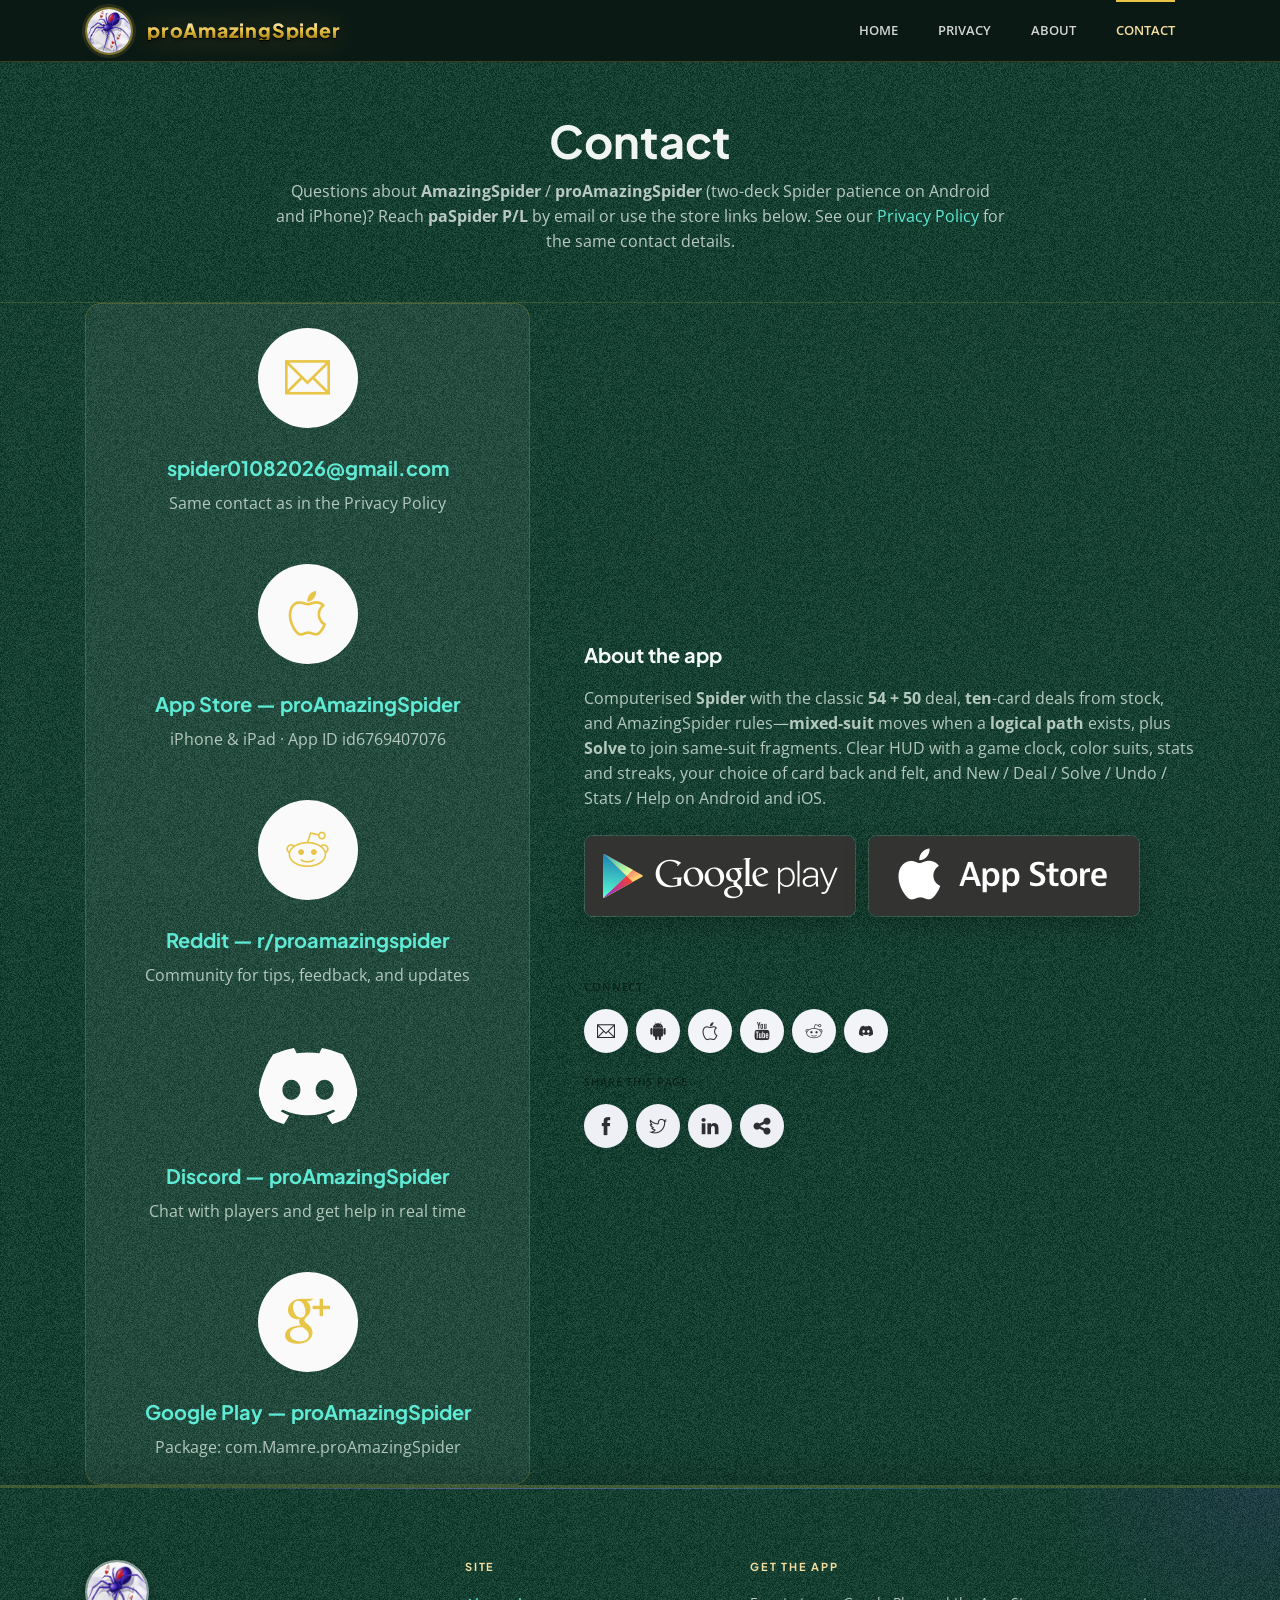
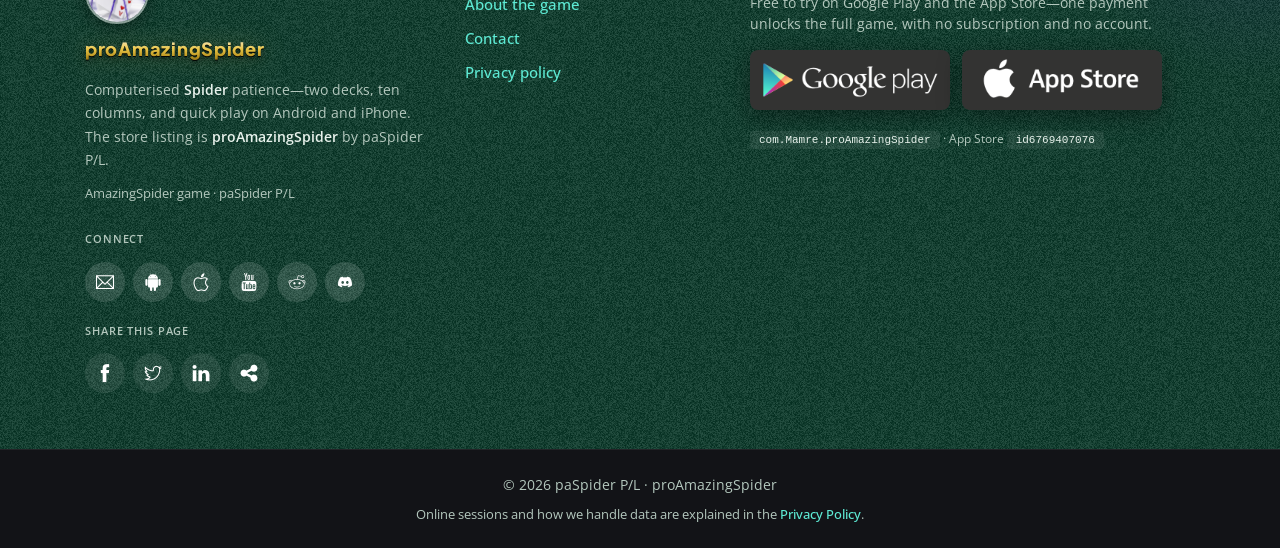
<file: app/static/contact.html>
<!-- 
THEME: Small Apps | Bootstrap App Landing Template
VERSION: 1.0.0
AUTHOR: Themefisher

HOMEPAGE: https://themefisher.com/products/small-apps-free-app-landing-page-template/
DEMO: https://demo.themefisher.com/small-apps/
GITHUB: https://github.com/themefisher/Small-Apps-Bootstrap-App-Landing-Template

Get HUGO Version : https://themefisher.com/products/small-apps-hugo-app-landing-theme/

WEBSITE: https://themefisher.com
TWITTER: https://twitter.com/themefisher
FACEBOOK: https://www.facebook.com/themefisher
-->

<!DOCTYPE html>
<html lang="en">
<head>

  <!-- Basic Page Needs
  ================================================== -->
  <meta charset="utf-8">
  <title>Contact — proAmazingSpider (paSpider P/L)</title>

  <!-- Mobile Specific Metas
  ================================================== -->
  <meta http-equiv="X-UA-Compatible" content="IE=edge">
  <meta name="description" content="Contact paSpider P/L about proAmazingSpider: Spider Solitaire for Android and iPhone on Google Play and the App Store.">
  <meta name="viewport" content="width=device-width, initial-scale=1.0, maximum-scale=5.0">
  <meta name="author" content="paSpider P/L">
  <!-- @seo -->

  <!-- Favicon -->
  <link rel="shortcut icon" type="image/x-icon" href="images/favicon.png" />
  
  <!-- PLUGINS CSS STYLE -->
  <link rel="stylesheet" href="plugins/bootstrap/bootstrap.min.css">
  <link rel="stylesheet" href="plugins/themify-icons/themify-icons.css">
  <link rel="stylesheet" href="plugins/slick/slick.css">
  <link rel="stylesheet" href="plugins/slick/slick-theme.css">
  <link rel="stylesheet" href="plugins/fancybox/jquery.fancybox.min.css">
  <link rel="stylesheet" href="plugins/aos/aos.css">

  <!-- CUSTOM CSS -->
  <link href="css/style.css" rel="stylesheet">

</head>

<body class="body-wrapper body-wrapper--game" data-spy="scroll" data-target=".privacy-nav">


<nav class="navbar main-nav navbar-expand-lg px-2 px-sm-0 py-2 py-lg-0">
  <div class="container">
    <a class="navbar-brand" href="/"><span class="logo-circle logo-circle--nav"><img src="images/logo.png" width="256" height="256" alt="" decoding="async" aria-hidden="true"></span><span class="navbar-brand-text">proAmazingSpider</span></a>
    <button class="navbar-toggler" type="button" data-toggle="collapse" data-target="#navbarNav"
      aria-controls="navbarNav" aria-expanded="false" aria-label="Toggle navigation">
      <span class="ti-menu"></span>
    </button>
    <div class="collapse navbar-collapse" id="navbarNav">
      <ul class="navbar-nav ml-auto">
        <li class="nav-item @@home">
          <a class="nav-link" href="/">Home</a>
        </li>
        <li class="nav-item @@privacy">
          <a class="nav-link" href="/privacy-policy">Privacy</a>
        </li>
        <li class="nav-item @@about">
          <a class="nav-link" href="/about">About</a>
        </li>
        <li class="nav-item active">
          <a class="nav-link" href="/contact">Contact</a>
        </li>
      </ul>
    </div>
  </div>
</nav>

<!--================================
=            Page Title            =
=================================-->

<section class="section page-title">
	<div class="container">
		<div class="row">
			<div class="col-sm-8 m-auto">
				<!-- Page Title -->
				<h1>Contact</h1>
				<p>Questions about <strong>AmazingSpider</strong> / <strong>proAmazingSpider</strong> (two-deck Spider patience on Android and iPhone)? Reach <strong>paSpider P/L</strong> by email or use the store links below. See our <a href="/privacy-policy">Privacy Policy</a> for the same contact details.</p>
			</div>
		</div>
	</div>
</section>

<!--====  End of Page Title  ====-->


<!--=====================================
=            Address and Map            =
======================================-->
<section class="address">
	<div class="container">
		<div class="row">
			<div class="col-lg-5 align-self-center">
				<div class="block">
					<div class="address-block text-center mb-5">
						<div class="icon">
							<i class="ti-email"></i>
						</div>
						<div class="details">
							<h3><a href="mailto:spider01082026@gmail.com">spider01082026@gmail.com</a></h3>
							<p class="mb-0 text-muted">Same contact as in the Privacy Policy</p>
						</div>
					</div>
					<div class="address-block text-center mb-5">
						<div class="icon">
							<i class="ti-apple"></i>
						</div>
						<div class="details">
							<h3><a href="https://apps.apple.com/us/app/proamazingspider/id6769407076" rel="noopener noreferrer">App Store — proAmazingSpider</a></h3>
							<p class="mb-0 text-muted">iPhone &amp; iPad · App ID id6769407076</p>
						</div>
					</div>
					<div class="address-block text-center mb-5">
						<div class="icon">
							<i class="ti-reddit"></i>
						</div>
						<div class="details">
							<h3><a href="https://www.reddit.com/r/proamazingspider/" rel="noopener noreferrer">Reddit — r/proamazingspider</a></h3>
							<p class="mb-0 text-muted">Community for tips, feedback, and updates</p>
						</div>
					</div>
					<div class="address-block text-center mb-5">
						<div class="icon">
							<i class="icon-discord" aria-hidden="true"></i>
						</div>
						<div class="details">
							<h3><a href="https://discord.gg/E7naGZ5US4" rel="noopener noreferrer">Discord — proAmazingSpider</a></h3>
							<p class="mb-0 text-muted">Chat with players and get help in real time</p>
						</div>
					</div>
					<div class="address-block text-center">
						<div class="icon">
							<i class="ti-google"></i>
						</div>
						<div class="details">
							<h3><a href="https://play.google.com/store/apps/details?id=com.Mamre.proAmazingSpider" rel="noopener noreferrer">Google Play — proAmazingSpider</a></h3>
							<p class="mb-0 text-muted">Package: com.Mamre.proAmazingSpider</p>
						</div>
					</div>
				</div>
			</div>
			<div class="col-lg-7 mt-5 mt-lg-0 align-self-center">
				<div class="text-center text-lg-left pl-lg-4">
					<h3 class="mb-3">About the app</h3>
					<p class="mb-4">Computerised <strong>Spider</strong> with the classic <strong>54 + 50</strong> deal, <strong>ten</strong>-card deals from stock, and AmazingSpider rules—<strong>mixed-suit</strong> moves when a <strong>logical path</strong> exists, plus <strong>Solve</strong> to join same-suit fragments. Clear HUD with a game clock, color suits, stats and streaks, your choice of card back and felt, and New / Deal / Solve / Undo / Stats / Help on Android and iOS.</p>
					<div class="store-badges justify-content-center justify-content-lg-start">
						<a href="https://play.google.com/store/apps/details?id=com.Mamre.proAmazingSpider" class="store-badge-link" rel="noopener noreferrer">
							<img class="img-fluid store-badge" style="max-width: 280px;" src="images/app/google-play.jpg" alt="Get it on Google Play">
						</a>
						<a href="https://apps.apple.com/us/app/proamazingspider/id6769407076" class="store-badge-link" rel="noopener noreferrer">
							<img class="img-fluid store-badge" style="max-width: 280px;" src="images/app/apple-store.jpg" alt="Download on the App Store">
						</a>
					</div>
					<div class="social-widgets" data-social-widgets="contact" aria-label="Connect and share"></div>
				</div>
			</div>
		</div>
	</div>
</section>

<!--====  End of Address and Map  ====-->

<!--============================
=            Footer            =
=============================-->
<footer class="site-footer">
  <div class="footer-main">
    <div class="container">
      <div class="row">
        <div class="col-lg-4 col-md-12 mb-5 mb-lg-0 text-center text-lg-left">
          <div class="footer-brand-col mx-auto mx-lg-0 d-flex flex-column align-items-center align-items-lg-start">
            <a class="footer-brand-lockup" href="/"><span class="logo-circle logo-circle--footer"><img src="images/logo-alt.png" width="256" height="256" alt="" decoding="async" aria-hidden="true"></span><span class="footer-brand-text">proAmazingSpider</span></a>
            <p class="footer-tagline text-center text-lg-left">Computerised <strong>Spider</strong> patience—two decks, ten columns, and quick play on Android and iPhone. The store listing is <strong>proAmazingSpider</strong> by paSpider P/L.</p>
            <p class="footer-byline text-center text-lg-left">AmazingSpider game · paSpider P/L</p>
            <div class="social-widgets" data-social-widgets="footer" aria-label="Connect and share"></div>
          </div>
        </div>
        <div class="col-lg-3 col-md-6 mb-5 mb-lg-0 text-center text-md-left">
          <h6 class="footer-col-title">Site</h6>
          <nav aria-label="Footer">
            <ul class="footer-link-list list-unstyled mb-0">
              <li><a href="/about">About the game</a></li>
              <li><a href="/contact">Contact</a></li>
              <li><a href="/privacy-policy">Privacy policy</a></li>
            </ul>
          </nav>
        </div>
        <div class="col-lg-5 col-md-6 text-center text-md-left">
          <h6 class="footer-col-title">Get the app</h6>
          <p class="footer-play-lead mb-3">Free to try on Google Play and the App Store—one payment unlocks the full game, with no subscription and no account.</p>
          <div class="footer-store-badges">
            <a href="https://play.google.com/store/apps/details?id=com.Mamre.proAmazingSpider" class="footer-play-btn d-inline-block" rel="noopener noreferrer">
              <img src="images/app/google-play.jpg" class="img-fluid footer-play-badge" alt="Get it on Google Play" loading="lazy">
            </a>
            <a href="https://apps.apple.com/us/app/proamazingspider/id6769407076" class="footer-play-btn d-inline-block" rel="noopener noreferrer">
              <img src="images/app/apple-store.jpg" class="img-fluid footer-play-badge" alt="Download on the App Store" loading="lazy">
            </a>
          </div>
          <p class="footer-package mt-3 mb-0"><code>com.Mamre.proAmazingSpider</code> · App Store <code>id6769407076</code></p>
        </div>
      </div>
    </div>
  </div>
  <div class="footer-bottom text-center">
    <div class="container">
      <p class="footer-copy mb-0">&copy; <script>document.write(new Date().getFullYear())</script> paSpider P/L · proAmazingSpider</p>
      <p class="footer-legal-note mt-2 mb-0">Online sessions and how we handle data are explained in the <a href="/privacy-policy">Privacy Policy</a>.</p>
    </div>
  </div>
</footer>


  <!-- To Top -->
  <div class="scroll-top-to">
    <i class="ti-angle-up"></i>
  </div>
  
  <!-- JAVASCRIPTS -->
  <script src="plugins/jquery/jquery.min.js"></script>
  <script src="plugins/bootstrap/bootstrap.min.js"></script>
  <script src="plugins/slick/slick.min.js"></script>
  <script src="plugins/fancybox/jquery.fancybox.min.js"></script>
  <script src="plugins/syotimer/jquery.syotimer.min.js"></script>
  <script src="plugins/aos/aos.js"></script>
  
  <script src="js/social-widgets.js"></script>
  <script src="js/script.js"></script>
</body>

</html>
</file>
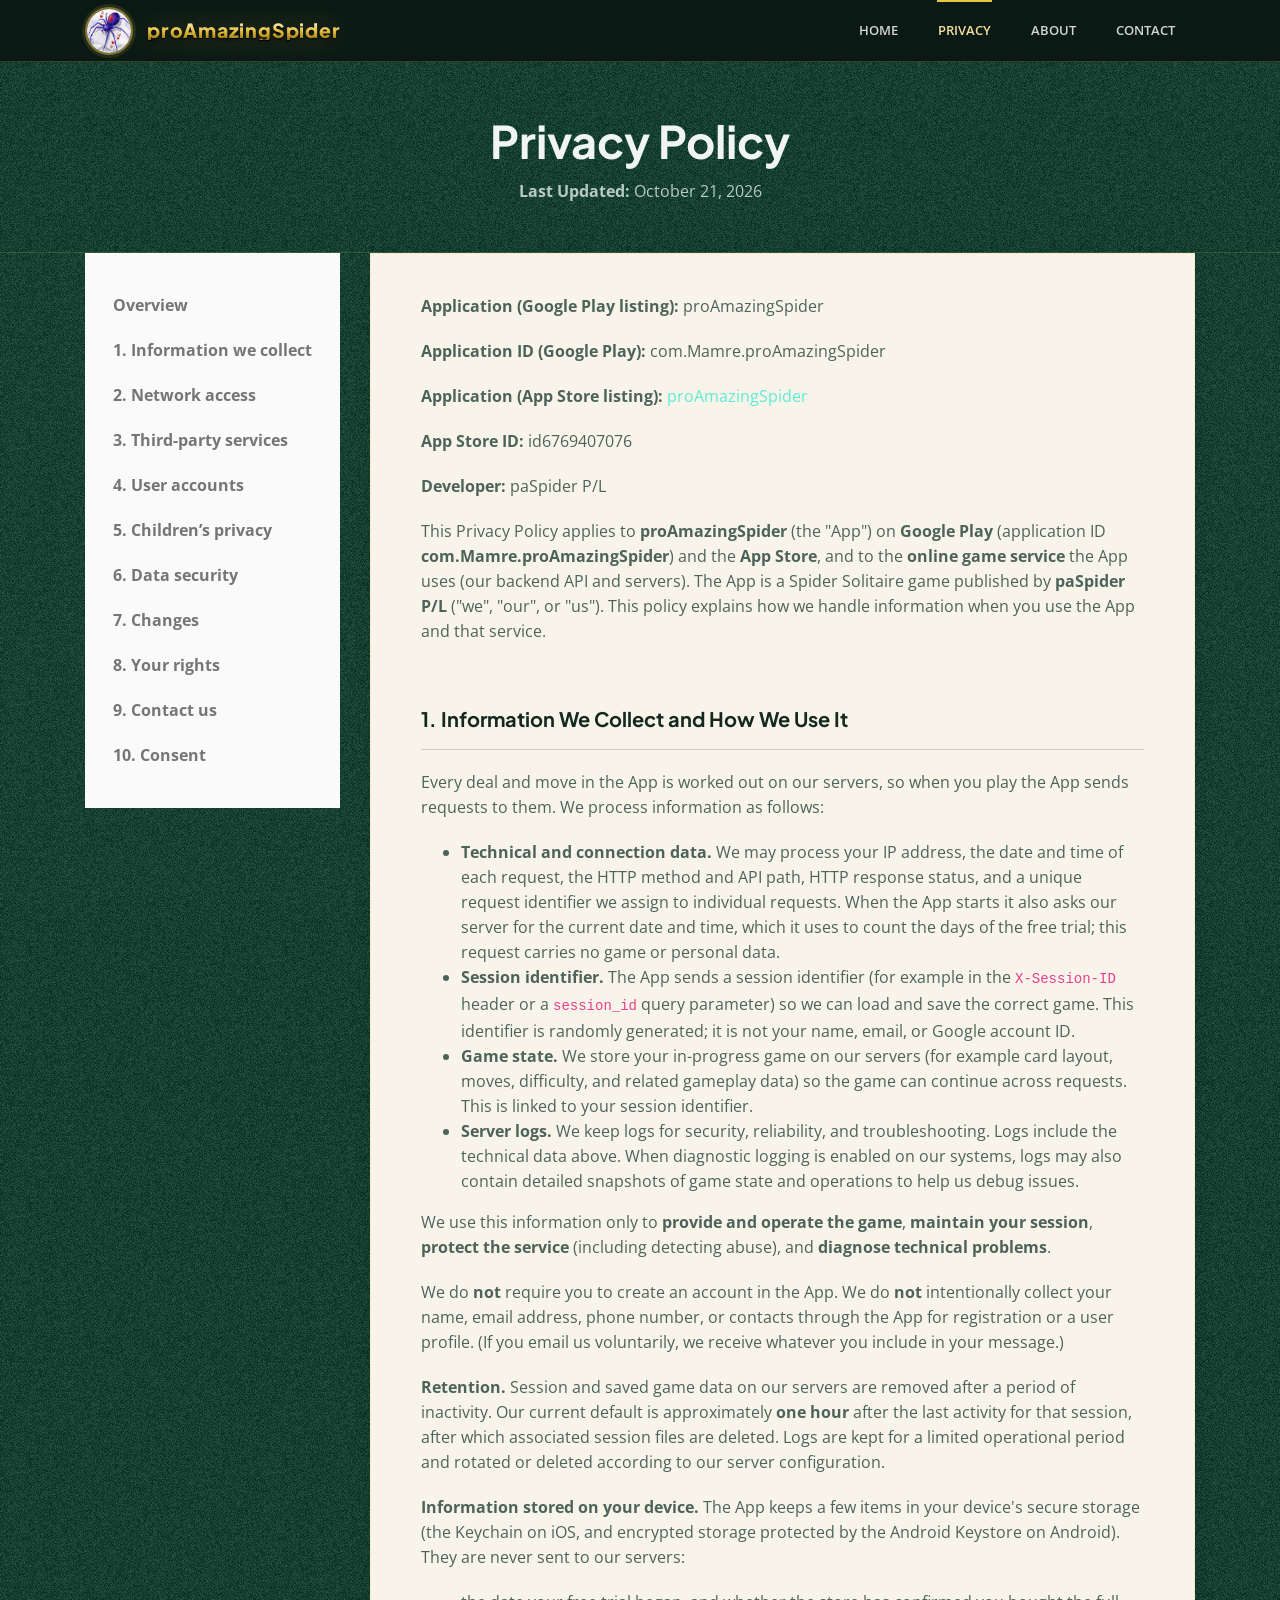
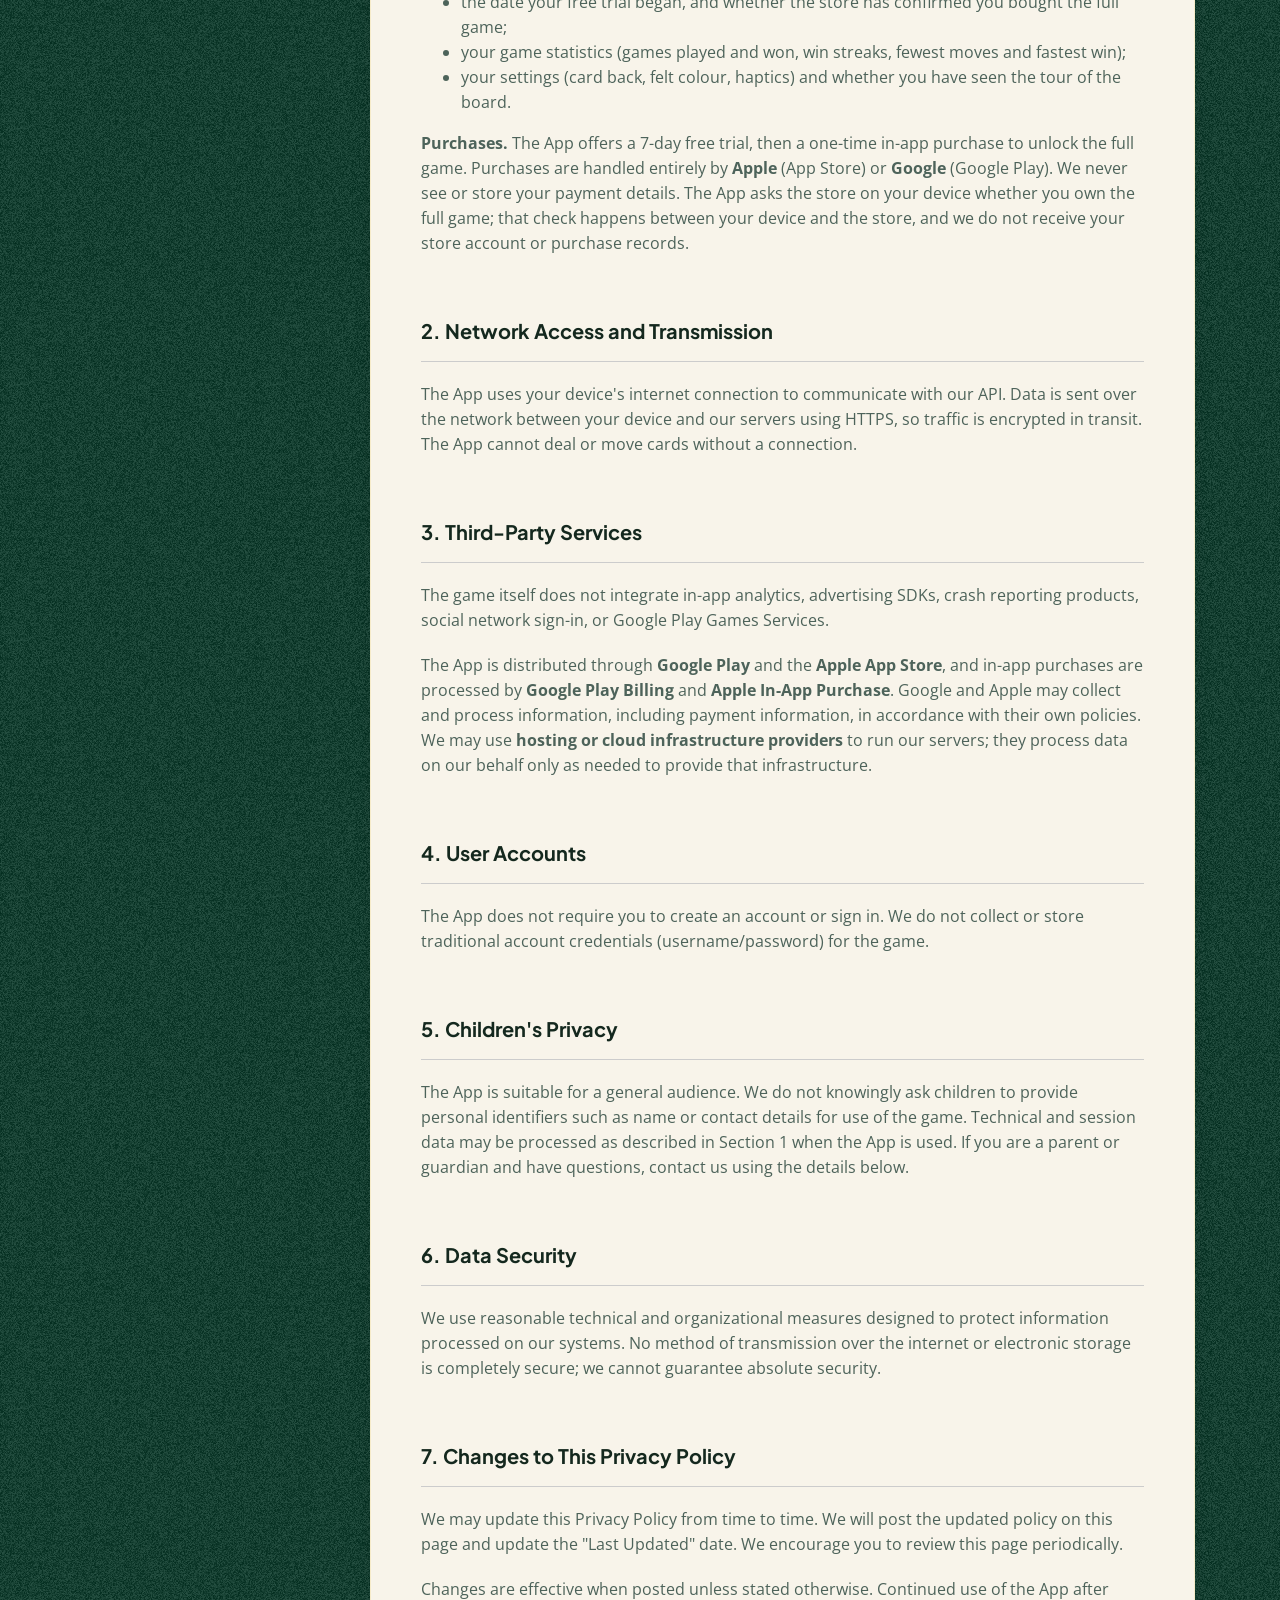
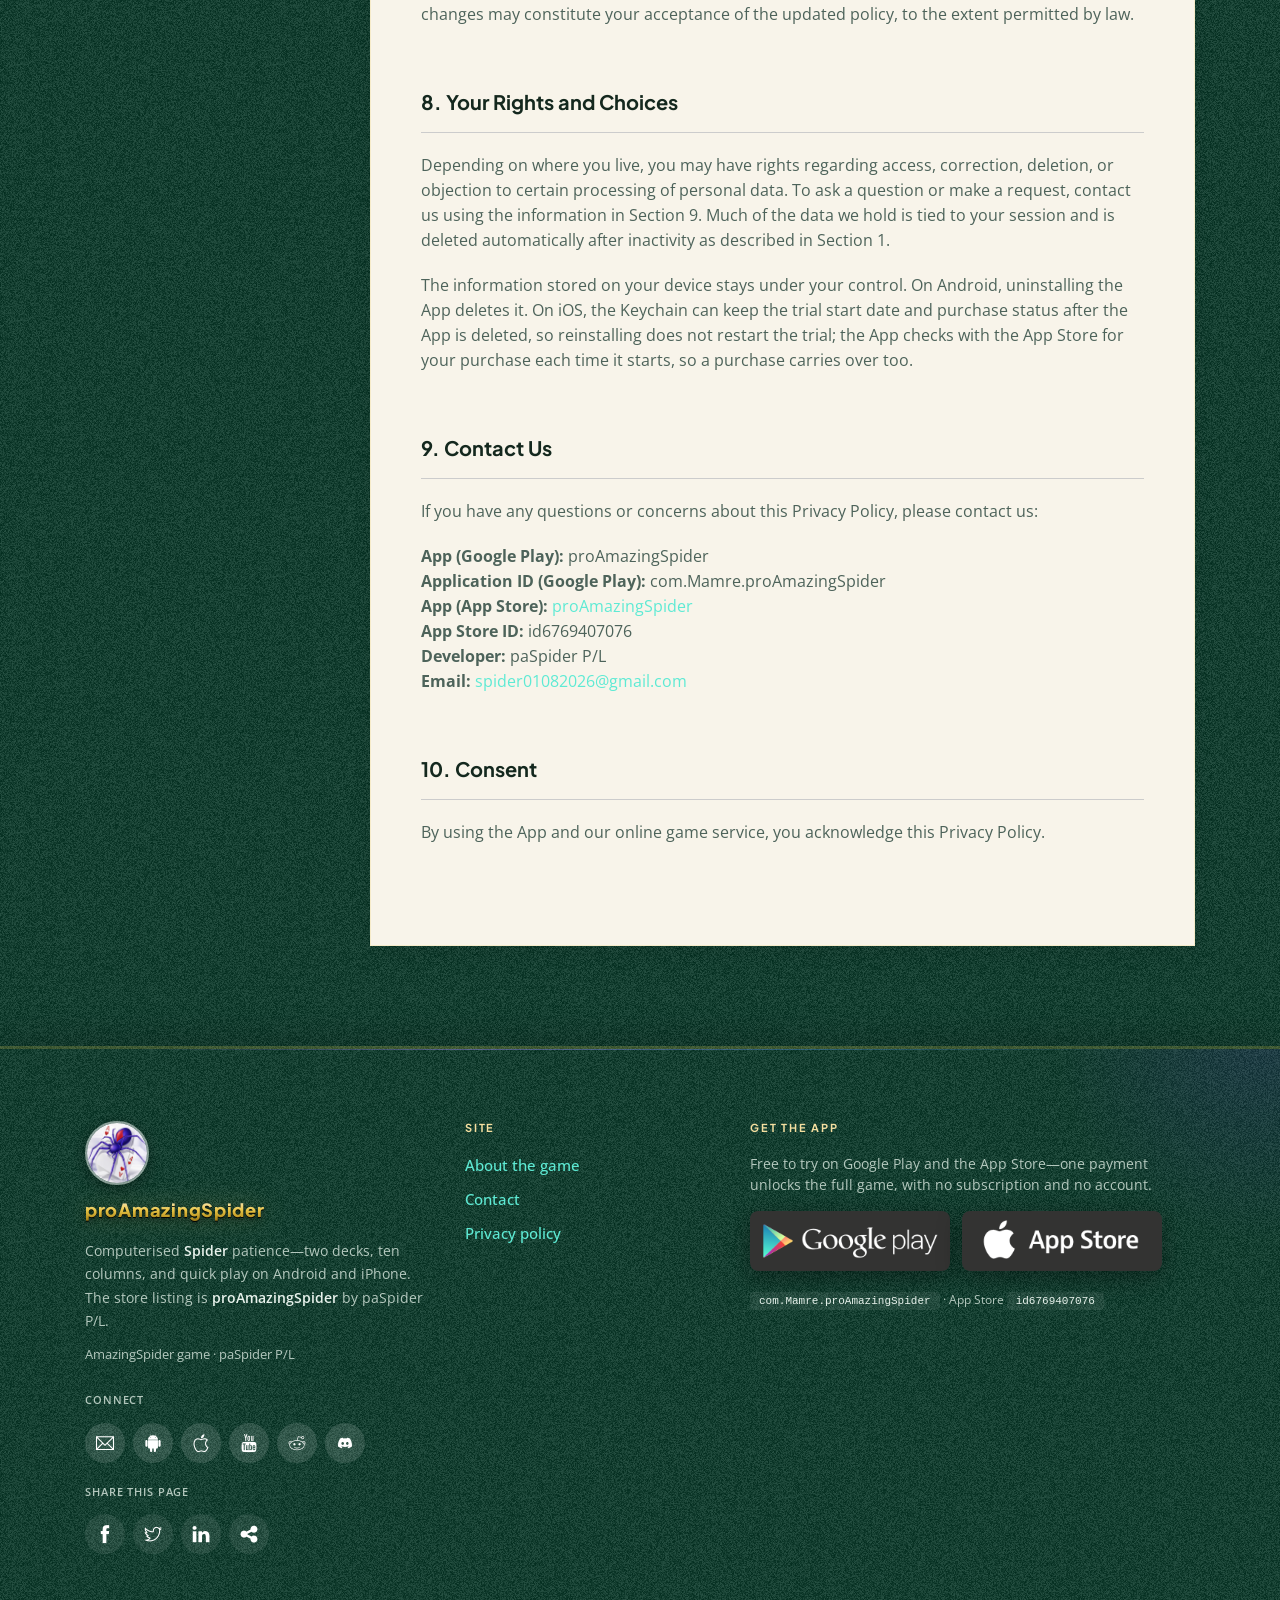
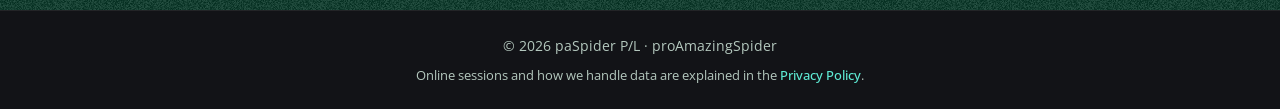
<file: app/static/privacy-policy.html>
<!-- 
THEME: Small Apps | Bootstrap App Landing Template
VERSION: 1.0.0
AUTHOR: Themefisher

HOMEPAGE: https://themefisher.com/products/small-apps-free-app-landing-page-template/
DEMO: https://demo.themefisher.com/small-apps/
GITHUB: https://github.com/themefisher/Small-Apps-Bootstrap-App-Landing-Template

Get HUGO Version : https://themefisher.com/products/small-apps-hugo-app-landing-theme/

WEBSITE: https://themefisher.com
TWITTER: https://twitter.com/themefisher
FACEBOOK: https://www.facebook.com/themefisher
-->

<!DOCTYPE html>
<html lang="en">
<head>

  <!-- Basic Page Needs
  ================================================== -->
  <meta charset="utf-8">
  <title>Privacy Policy — proAmazingSpider (paSpider P/L)</title>

  <!-- Mobile Specific Metas
  ================================================== -->
  <meta http-equiv="X-UA-Compatible" content="IE=edge">
  <meta name="description" content="Privacy Policy for proAmazingSpider (com.Mamre.proAmazingSpider) by paSpider P/L.">
  <meta name="viewport" content="width=device-width, initial-scale=1.0, maximum-scale=5.0">
  <meta name="author" content="paSpider P/L">
  <!-- @seo -->

  <!-- Favicon -->
  <link rel="shortcut icon" type="image/x-icon" href="images/favicon.png" />
  
  <!-- PLUGINS CSS STYLE -->
  <link rel="stylesheet" href="plugins/bootstrap/bootstrap.min.css">
  <link rel="stylesheet" href="plugins/themify-icons/themify-icons.css">
  <link rel="stylesheet" href="plugins/slick/slick.css">
  <link rel="stylesheet" href="plugins/slick/slick-theme.css">
  <link rel="stylesheet" href="plugins/fancybox/jquery.fancybox.min.css">
  <link rel="stylesheet" href="plugins/aos/aos.css">

  <!-- CUSTOM CSS -->
  <link href="css/style.css" rel="stylesheet">

</head>

<body class="body-wrapper body-wrapper--game" data-spy="scroll" data-target=".privacy-nav">


<nav class="navbar main-nav navbar-expand-lg px-2 px-sm-0 py-2 py-lg-0">
  <div class="container">
    <a class="navbar-brand" href="/"><span class="logo-circle logo-circle--nav"><img src="images/logo.png" width="256" height="256" alt="" decoding="async" aria-hidden="true"></span><span class="navbar-brand-text">proAmazingSpider</span></a>
    <button class="navbar-toggler" type="button" data-toggle="collapse" data-target="#navbarNav"
      aria-controls="navbarNav" aria-expanded="false" aria-label="Toggle navigation">
      <span class="ti-menu"></span>
    </button>
    <div class="collapse navbar-collapse" id="navbarNav">
      <ul class="navbar-nav ml-auto">
        <li class="nav-item @@home">
          <a class="nav-link" href="/">Home</a>
        </li>
        <li class="nav-item active">
          <a class="nav-link" href="/privacy-policy">Privacy</a>
        </li>
        <li class="nav-item @@about">
          <a class="nav-link" href="/about">About</a>
        </li>
        <li class="nav-item @@contact">
          <a class="nav-link" href="/contact">Contact</a>
        </li>
      </ul>
    </div>
  </div>
</nav>

<!--================================
=            Page Title            =
=================================-->

<section class="section page-title">
	<div class="container">
		<div class="row">
			<div class="col-sm-8 m-auto">
				<h1>Privacy Policy</h1>
				<p class="mb-0"><strong>Last Updated:</strong> October 21, 2026</p>
			</div>
		</div>
	</div>
</section>

<!--====  End of Page Title  ====-->


<!--====================================
=            Privacy Policy            =
=====================================-->
<section class="privacy section pt-0">
	<div class="container">
		<div class="row">
			<div class="col-lg-3">
				<nav class="privacy-nav">
					<ul>
						<li><a class="nav-link scrollTo" href="#overview">Overview</a></li>
						<li><a class="nav-link scrollTo" href="#section1">1. Information we collect</a></li>
						<li><a class="nav-link scrollTo" href="#section2">2. Network access</a></li>
						<li><a class="nav-link scrollTo" href="#section3">3. Third-party services</a></li>
						<li><a class="nav-link scrollTo" href="#section4">4. User accounts</a></li>
						<li><a class="nav-link scrollTo" href="#section5">5. Children’s privacy</a></li>
						<li><a class="nav-link scrollTo" href="#section6">6. Data security</a></li>
						<li><a class="nav-link scrollTo" href="#section7">7. Changes</a></li>
						<li><a class="nav-link scrollTo" href="#section8">8. Your rights</a></li>
						<li><a class="nav-link scrollTo" href="#section9">9. Contact us</a></li>
						<li><a class="nav-link scrollTo" href="#section10">10. Consent</a></li>
					</ul>
				</nav>
			</div>
			<div class="col-lg-9">
				<div class="block">
					<div id="overview" class="policy-item">
						<div class="policy-details">
							<p><strong>Application (Google Play listing):</strong> proAmazingSpider</p>
							<p><strong>Application ID (Google Play):</strong> com.Mamre.proAmazingSpider</p>
							<p><strong>Application (App Store listing):</strong> <a href="https://apps.apple.com/us/app/proamazingspider/id6769407076" rel="noopener noreferrer">proAmazingSpider</a></p>
							<p><strong>App Store ID:</strong> id6769407076</p>
							<p><strong>Developer:</strong> paSpider P/L</p>
							<p>This Privacy Policy applies to <strong>proAmazingSpider</strong> (the &quot;App&quot;) on <strong>Google Play</strong> (application ID <strong>com.Mamre.proAmazingSpider</strong>) and the <strong>App Store</strong>, and to the <strong>online game service</strong> the App uses (our backend API and servers). The App is a Spider Solitaire game published by <strong>paSpider P/L</strong> (&quot;we&quot;, &quot;our&quot;, or &quot;us&quot;). This policy explains how we handle information when you use the App and that service.</p>
						</div>
					</div>

					<div id="section1" class="policy-item">
						<div class="title">
							<h3>1. Information We Collect and How We Use It</h3>
						</div>
						<div class="policy-details">
							<p>Every deal and move in the App is worked out on our servers, so when you play the App sends requests to them. We process information as follows:</p>
							<ul>
								<li><strong>Technical and connection data.</strong> We may process your IP address, the date and time of each request, the HTTP method and API path, HTTP response status, and a unique request identifier we assign to individual requests. When the App starts it also asks our server for the current date and time, which it uses to count the days of the free trial; this request carries no game or personal data.</li>
								<li><strong>Session identifier.</strong> The App sends a session identifier (for example in the <code>X-Session-ID</code> header or a <code>session_id</code> query parameter) so we can load and save the correct game. This identifier is randomly generated; it is not your name, email, or Google account ID.</li>
								<li><strong>Game state.</strong> We store your in-progress game on our servers (for example card layout, moves, difficulty, and related gameplay data) so the game can continue across requests. This is linked to your session identifier.</li>
								<li><strong>Server logs.</strong> We keep logs for security, reliability, and troubleshooting. Logs include the technical data above. When diagnostic logging is enabled on our systems, logs may also contain detailed snapshots of game state and operations to help us debug issues.</li>
							</ul>
							<p>We use this information only to <strong>provide and operate the game</strong>, <strong>maintain your session</strong>, <strong>protect the service</strong> (including detecting abuse), and <strong>diagnose technical problems</strong>.</p>
							<p>We do <strong>not</strong> require you to create an account in the App. We do <strong>not</strong> intentionally collect your name, email address, phone number, or contacts through the App for registration or a user profile. (If you email us voluntarily, we receive whatever you include in your message.)</p>
							<p><strong>Retention.</strong> Session and saved game data on our servers are removed after a period of inactivity. Our current default is approximately <strong>one hour</strong> after the last activity for that session, after which associated session files are deleted. Logs are kept for a limited operational period and rotated or deleted according to our server configuration.</p>
							<p><strong>Information stored on your device.</strong> The App keeps a few items in your device&apos;s secure storage (the Keychain on iOS, and encrypted storage protected by the Android Keystore on Android). They are never sent to our servers:</p>
							<ul>
								<li>the date your free trial began, and whether the store has confirmed you bought the full game;</li>
								<li>your game statistics (games played and won, win streaks, fewest moves and fastest win);</li>
								<li>your settings (card back, felt colour, haptics) and whether you have seen the tour of the board.</li>
							</ul>
							<p><strong>Purchases.</strong> The App offers a 7-day free trial, then a one-time in-app purchase to unlock the full game. Purchases are handled entirely by <strong>Apple</strong> (App Store) or <strong>Google</strong> (Google Play). We never see or store your payment details. The App asks the store on your device whether you own the full game; that check happens between your device and the store, and we do not receive your store account or purchase records.</p>
						</div>
					</div>

					<div id="section2" class="policy-item">
						<div class="title">
							<h3>2. Network Access and Transmission</h3>
						</div>
						<div class="policy-details">
							<p>The App uses your device&apos;s internet connection to communicate with our API. Data is sent over the network between your device and our servers using HTTPS, so traffic is encrypted in transit. The App cannot deal or move cards without a connection.</p>
						</div>
					</div>

					<div id="section3" class="policy-item">
						<div class="title">
							<h3>3. Third-Party Services</h3>
						</div>
						<div class="policy-details">
							<p>The game itself does not integrate in-app analytics, advertising SDKs, crash reporting products, social network sign-in, or Google Play Games Services.</p>
							<p>The App is distributed through <strong>Google Play</strong> and the <strong>Apple App Store</strong>, and in-app purchases are processed by <strong>Google Play Billing</strong> and <strong>Apple In-App Purchase</strong>. Google and Apple may collect and process information, including payment information, in accordance with their own policies. We may use <strong>hosting or cloud infrastructure providers</strong> to run our servers; they process data on our behalf only as needed to provide that infrastructure.</p>
						</div>
					</div>

					<div id="section4" class="policy-item">
						<div class="title">
							<h3>4. User Accounts</h3>
						</div>
						<div class="policy-details">
							<p>The App does not require you to create an account or sign in. We do not collect or store traditional account credentials (username/password) for the game.</p>
						</div>
					</div>

					<div id="section5" class="policy-item">
						<div class="title">
							<h3>5. Children&apos;s Privacy</h3>
						</div>
						<div class="policy-details">
							<p>The App is suitable for a general audience. We do not knowingly ask children to provide personal identifiers such as name or contact details for use of the game. Technical and session data may be processed as described in Section 1 when the App is used. If you are a parent or guardian and have questions, contact us using the details below.</p>
						</div>
					</div>

					<div id="section6" class="policy-item">
						<div class="title">
							<h3>6. Data Security</h3>
						</div>
						<div class="policy-details">
							<p>We use reasonable technical and organizational measures designed to protect information processed on our systems. No method of transmission over the internet or electronic storage is completely secure; we cannot guarantee absolute security.</p>
						</div>
					</div>

					<div id="section7" class="policy-item">
						<div class="title">
							<h3>7. Changes to This Privacy Policy</h3>
						</div>
						<div class="policy-details">
							<p>We may update this Privacy Policy from time to time. We will post the updated policy on this page and update the &quot;Last Updated&quot; date. We encourage you to review this page periodically.</p>
							<p>Changes are effective when posted unless stated otherwise. Continued use of the App after changes may constitute your acceptance of the updated policy, to the extent permitted by law.</p>
						</div>
					</div>

					<div id="section8" class="policy-item">
						<div class="title">
							<h3>8. Your Rights and Choices</h3>
						</div>
						<div class="policy-details">
							<p>Depending on where you live, you may have rights regarding access, correction, deletion, or objection to certain processing of personal data. To ask a question or make a request, contact us using the information in Section 9. Much of the data we hold is tied to your session and is deleted automatically after inactivity as described in Section 1.</p>
							<p>The information stored on your device stays under your control. On Android, uninstalling the App deletes it. On iOS, the Keychain can keep the trial start date and purchase status after the App is deleted, so reinstalling does not restart the trial; the App checks with the App Store for your purchase each time it starts, so a purchase carries over too.</p>
						</div>
					</div>

					<div id="section9" class="policy-item">
						<div class="title">
							<h3>9. Contact Us</h3>
						</div>
						<div class="policy-details">
							<p>If you have any questions or concerns about this Privacy Policy, please contact us:</p>
							<p><strong>App (Google Play):</strong> proAmazingSpider<br>
								<strong>Application ID (Google Play):</strong> com.Mamre.proAmazingSpider<br>
								<strong>App (App Store):</strong> <a href="https://apps.apple.com/us/app/proamazingspider/id6769407076" rel="noopener noreferrer">proAmazingSpider</a><br>
								<strong>App Store ID:</strong> id6769407076<br>
								<strong>Developer:</strong> paSpider P/L<br>
								<strong>Email:</strong> <a href="mailto:spider01082026@gmail.com">spider01082026@gmail.com</a></p>
						</div>
					</div>

					<div id="section10" class="policy-item">
						<div class="title">
							<h3>10. Consent</h3>
						</div>
						<div class="policy-details">
							<p>By using the App and our online game service, you acknowledge this Privacy Policy.</p>
						</div>
					</div>
				</div>
			</div>
		</div>
	</div>
</section>
<!--====  End of Privacy Policy  ====-->

<!--============================
=            Footer            =
=============================-->
<footer class="site-footer">
  <div class="footer-main">
    <div class="container">
      <div class="row">
        <div class="col-lg-4 col-md-12 mb-5 mb-lg-0 text-center text-lg-left">
          <div class="footer-brand-col mx-auto mx-lg-0 d-flex flex-column align-items-center align-items-lg-start">
            <a class="footer-brand-lockup" href="/"><span class="logo-circle logo-circle--footer"><img src="images/logo-alt.png" width="256" height="256" alt="" decoding="async" aria-hidden="true"></span><span class="footer-brand-text">proAmazingSpider</span></a>
            <p class="footer-tagline text-center text-lg-left">Computerised <strong>Spider</strong> patience—two decks, ten columns, and quick play on Android and iPhone. The store listing is <strong>proAmazingSpider</strong> by paSpider P/L.</p>
            <p class="footer-byline text-center text-lg-left">AmazingSpider game · paSpider P/L</p>
            <div class="social-widgets" data-social-widgets="footer" aria-label="Connect and share"></div>
          </div>
        </div>
        <div class="col-lg-3 col-md-6 mb-5 mb-lg-0 text-center text-md-left">
          <h6 class="footer-col-title">Site</h6>
          <nav aria-label="Footer">
            <ul class="footer-link-list list-unstyled mb-0">
              <li><a href="/about">About the game</a></li>
              <li><a href="/contact">Contact</a></li>
              <li><a href="/privacy-policy">Privacy policy</a></li>
            </ul>
          </nav>
        </div>
        <div class="col-lg-5 col-md-6 text-center text-md-left">
          <h6 class="footer-col-title">Get the app</h6>
          <p class="footer-play-lead mb-3">Free to try on Google Play and the App Store—one payment unlocks the full game, with no subscription and no account.</p>
          <div class="footer-store-badges">
            <a href="https://play.google.com/store/apps/details?id=com.Mamre.proAmazingSpider" class="footer-play-btn d-inline-block" rel="noopener noreferrer">
              <img src="images/app/google-play.jpg" class="img-fluid footer-play-badge" alt="Get it on Google Play" loading="lazy">
            </a>
            <a href="https://apps.apple.com/us/app/proamazingspider/id6769407076" class="footer-play-btn d-inline-block" rel="noopener noreferrer">
              <img src="images/app/apple-store.jpg" class="img-fluid footer-play-badge" alt="Download on the App Store" loading="lazy">
            </a>
          </div>
          <p class="footer-package mt-3 mb-0"><code>com.Mamre.proAmazingSpider</code> · App Store <code>id6769407076</code></p>
        </div>
      </div>
    </div>
  </div>
  <div class="footer-bottom text-center">
    <div class="container">
      <p class="footer-copy mb-0">&copy; <script>document.write(new Date().getFullYear())</script> paSpider P/L · proAmazingSpider</p>
      <p class="footer-legal-note mt-2 mb-0">Online sessions and how we handle data are explained in the <a href="/privacy-policy">Privacy Policy</a>.</p>
    </div>
  </div>
</footer>


  <!-- To Top -->
  <div class="scroll-top-to">
    <i class="ti-angle-up"></i>
  </div>
  
  <!-- JAVASCRIPTS -->
  <script src="plugins/jquery/jquery.min.js"></script>
  <script src="plugins/bootstrap/bootstrap.min.js"></script>
  <script src="plugins/slick/slick.min.js"></script>
  <script src="plugins/fancybox/jquery.fancybox.min.js"></script>
  <script src="plugins/syotimer/jquery.syotimer.min.js"></script>
  <script src="plugins/aos/aos.js"></script>
  
  <script src="js/social-widgets.js"></script>
  <script src="js/script.js"></script>
</body>

</html>
</file>
<file: app/static/plugins/themify-icons/themify-icons.css>
@font-face {
  font-family: 'themify';
  src: url('fonts/themify.eot?-fvbane');
  src: url('fonts/themify.eot?#iefix-fvbane') format('embedded-opentype'),
  url('fonts/themify.woff?-fvbane') format('woff'),
  url('fonts/themify.ttf?-fvbane') format('truetype'),
  url('fonts/themify.svg?-fvbane#themify') format('svg');
  font-weight: normal;
  font-style: normal;
}

[class^="ti-"],
[class*=" ti-"] {
  font-family: 'themify';
  speak: none;
  font-style: normal;
  font-weight: normal;
  font-variant: normal;
  text-transform: none;
  line-height: 1;

  /* Better Font Rendering =========== */
  -webkit-font-smoothing: antialiased;
  -moz-osx-font-smoothing: grayscale;
}

.ti-wand:before {
  content: "\e600";
}

.ti-volume:before {
  content: "\e601";
}

.ti-user:before {
  content: "\e602";
}

.ti-unlock:before {
  content: "\e603";
}

.ti-unlink:before {
  content: "\e604";
}

.ti-trash:before {
  content: "\e605";
}

.ti-thought:before {
  content: "\e606";
}

.ti-target:before {
  content: "\e607";
}

.ti-tag:before {
  content: "\e608";
}

.ti-tablet:before {
  content: "\e609";
}

.ti-star:before {
  content: "\e60a";
}

.ti-spray:before {
  content: "\e60b";
}

.ti-signal:before {
  content: "\e60c";
}

.ti-shopping-cart:before {
  content: "\e60d";
}

.ti-shopping-cart-full:before {
  content: "\e60e";
}

.ti-settings:before {
  content: "\e60f";
}

.ti-search:before {
  content: "\e610";
}

.ti-zoom-in:before {
  content: "\e611";
}

.ti-zoom-out:before {
  content: "\e612";
}

.ti-cut:before {
  content: "\e613";
}

.ti-ruler:before {
  content: "\e614";
}

.ti-ruler-pencil:before {
  content: "\e615";
}

.ti-ruler-alt:before {
  content: "\e616";
}

.ti-bookmark:before {
  content: "\e617";
}

.ti-bookmark-alt:before {
  content: "\e618";
}

.ti-reload:before {
  content: "\e619";
}

.ti-plus:before {
  content: "\e61a";
}

.ti-pin:before {
  content: "\e61b";
}

.ti-pencil:before {
  content: "\e61c";
}

.ti-pencil-alt:before {
  content: "\e61d";
}

.ti-paint-roller:before {
  content: "\e61e";
}

.ti-paint-bucket:before {
  content: "\e61f";
}

.ti-na:before {
  content: "\e620";
}

.ti-mobile:before {
  content: "\e621";
}

.ti-minus:before {
  content: "\e622";
}

.ti-medall:before {
  content: "\e623";
}

.ti-medall-alt:before {
  content: "\e624";
}

.ti-marker:before {
  content: "\e625";
}

.ti-marker-alt:before {
  content: "\e626";
}

.ti-arrow-up:before {
  content: "\e627";
}

.ti-arrow-right:before {
  content: "\e628";
}

.ti-arrow-left:before {
  content: "\e629";
}

.ti-arrow-down:before {
  content: "\e62a";
}

.ti-lock:before {
  content: "\e62b";
}

.ti-location-arrow:before {
  content: "\e62c";
}

.ti-link:before {
  content: "\e62d";
}

.ti-layout:before {
  content: "\e62e";
}

.ti-layers:before {
  content: "\e62f";
}

.ti-layers-alt:before {
  content: "\e630";
}

.ti-key:before {
  content: "\e631";
}

.ti-import:before {
  content: "\e632";
}

.ti-image:before {
  content: "\e633";
}

.ti-heart:before {
  content: "\e634";
}

.ti-heart-broken:before {
  content: "\e635";
}

.ti-hand-stop:before {
  content: "\e636";
}

.ti-hand-open:before {
  content: "\e637";
}

.ti-hand-drag:before {
  content: "\e638";
}

.ti-folder:before {
  content: "\e639";
}

.ti-flag:before {
  content: "\e63a";
}

.ti-flag-alt:before {
  content: "\e63b";
}

.ti-flag-alt-2:before {
  content: "\e63c";
}

.ti-eye:before {
  content: "\e63d";
}

.ti-export:before {
  content: "\e63e";
}

.ti-exchange-vertical:before {
  content: "\e63f";
}

.ti-desktop:before {
  content: "\e640";
}

.ti-cup:before {
  content: "\e641";
}

.ti-crown:before {
  content: "\e642";
}

.ti-comments:before {
  content: "\e643";
}

.ti-comment:before {
  content: "\e644";
}

.ti-comment-alt:before {
  content: "\e645";
}

.ti-close:before {
  content: "\e646";
}

.ti-clip:before {
  content: "\e647";
}

.ti-angle-up:before {
  content: "\e648";
}

.ti-angle-right:before {
  content: "\e649";
}

.ti-angle-left:before {
  content: "\e64a";
}

.ti-angle-down:before {
  content: "\e64b";
}

.ti-check:before {
  content: "\e64c";
}

.ti-check-box:before {
  content: "\e64d";
}

.ti-camera:before {
  content: "\e64e";
}

.ti-announcement:before {
  content: "\e64f";
}

.ti-brush:before {
  content: "\e650";
}

.ti-briefcase:before {
  content: "\e651";
}

.ti-bolt:before {
  content: "\e652";
}

.ti-bolt-alt:before {
  content: "\e653";
}

.ti-blackboard:before {
  content: "\e654";
}

.ti-bag:before {
  content: "\e655";
}

.ti-move:before {
  content: "\e656";
}

.ti-arrows-vertical:before {
  content: "\e657";
}

.ti-arrows-horizontal:before {
  content: "\e658";
}

.ti-fullscreen:before {
  content: "\e659";
}

.ti-arrow-top-right:before {
  content: "\e65a";
}

.ti-arrow-top-left:before {
  content: "\e65b";
}

.ti-arrow-circle-up:before {
  content: "\e65c";
}

.ti-arrow-circle-right:before {
  content: "\e65d";
}

.ti-arrow-circle-left:before {
  content: "\e65e";
}

.ti-arrow-circle-down:before {
  content: "\e65f";
}

.ti-angle-double-up:before {
  content: "\e660";
}

.ti-angle-double-right:before {
  content: "\e661";
}

.ti-angle-double-left:before {
  content: "\e662";
}

.ti-angle-double-down:before {
  content: "\e663";
}

.ti-zip:before {
  content: "\e664";
}

.ti-world:before {
  content: "\e665";
}

.ti-wheelchair:before {
  content: "\e666";
}

.ti-view-list:before {
  content: "\e667";
}

.ti-view-list-alt:before {
  content: "\e668";
}

.ti-view-grid:before {
  content: "\e669";
}

.ti-uppercase:before {
  content: "\e66a";
}

.ti-upload:before {
  content: "\e66b";
}

.ti-underline:before {
  content: "\e66c";
}

.ti-truck:before {
  content: "\e66d";
}

.ti-timer:before {
  content: "\e66e";
}

.ti-ticket:before {
  content: "\e66f";
}

.ti-thumb-up:before {
  content: "\e670";
}

.ti-thumb-down:before {
  content: "\e671";
}

.ti-text:before {
  content: "\e672";
}

.ti-stats-up:before {
  content: "\e673";
}

.ti-stats-down:before {
  content: "\e674";
}

.ti-split-v:before {
  content: "\e675";
}

.ti-split-h:before {
  content: "\e676";
}

.ti-smallcap:before {
  content: "\e677";
}

.ti-shine:before {
  content: "\e678";
}

.ti-shift-right:before {
  content: "\e679";
}

.ti-shift-left:before {
  content: "\e67a";
}

.ti-shield:before {
  content: "\e67b";
}

.ti-notepad:before {
  content: "\e67c";
}

.ti-server:before {
  content: "\e67d";
}

.ti-quote-right:before {
  content: "\e67e";
}

.ti-quote-left:before {
  content: "\e67f";
}

.ti-pulse:before {
  content: "\e680";
}

.ti-printer:before {
  content: "\e681";
}

.ti-power-off:before {
  content: "\e682";
}

.ti-plug:before {
  content: "\e683";
}

.ti-pie-chart:before {
  content: "\e684";
}

.ti-paragraph:before {
  content: "\e685";
}

.ti-panel:before {
  content: "\e686";
}

.ti-package:before {
  content: "\e687";
}

.ti-music:before {
  content: "\e688";
}

.ti-music-alt:before {
  content: "\e689";
}

.ti-mouse:before {
  content: "\e68a";
}

.ti-mouse-alt:before {
  content: "\e68b";
}

.ti-money:before {
  content: "\e68c";
}

.ti-microphone:before {
  content: "\e68d";
}

.ti-menu:before {
  content: "\e68e";
}

.ti-menu-alt:before {
  content: "\e68f";
}

.ti-map:before {
  content: "\e690";
}

.ti-map-alt:before {
  content: "\e691";
}

.ti-loop:before {
  content: "\e692";
}

.ti-location-pin:before {
  content: "\e693";
}

.ti-list:before {
  content: "\e694";
}

.ti-light-bulb:before {
  content: "\e695";
}

.ti-Italic:before {
  content: "\e696";
}

.ti-info:before {
  content: "\e697";
}

.ti-infinite:before {
  content: "\e698";
}

.ti-id-badge:before {
  content: "\e699";
}

.ti-hummer:before {
  content: "\e69a";
}

.ti-home:before {
  content: "\e69b";
}

.ti-help:before {
  content: "\e69c";
}

.ti-headphone:before {
  content: "\e69d";
}

.ti-harddrives:before {
  content: "\e69e";
}

.ti-harddrive:before {
  content: "\e69f";
}

.ti-gift:before {
  content: "\e6a0";
}

.ti-game:before {
  content: "\e6a1";
}

.ti-filter:before {
  content: "\e6a2";
}

.ti-files:before {
  content: "\e6a3";
}

.ti-file:before {
  content: "\e6a4";
}

.ti-eraser:before {
  content: "\e6a5";
}

.ti-envelope:before {
  content: "\e6a6";
}

.ti-download:before {
  content: "\e6a7";
}

.ti-direction:before {
  content: "\e6a8";
}

.ti-direction-alt:before {
  content: "\e6a9";
}

.ti-dashboard:before {
  content: "\e6aa";
}

.ti-control-stop:before {
  content: "\e6ab";
}

.ti-control-shuffle:before {
  content: "\e6ac";
}

.ti-control-play:before {
  content: "\e6ad";
}

.ti-control-pause:before {
  content: "\e6ae";
}

.ti-control-forward:before {
  content: "\e6af";
}

.ti-control-backward:before {
  content: "\e6b0";
}

.ti-cloud:before {
  content: "\e6b1";
}

.ti-cloud-up:before {
  content: "\e6b2";
}

.ti-cloud-down:before {
  content: "\e6b3";
}

.ti-clipboard:before {
  content: "\e6b4";
}

.ti-car:before {
  content: "\e6b5";
}

.ti-calendar:before {
  content: "\e6b6";
}

.ti-book:before {
  content: "\e6b7";
}

.ti-bell:before {
  content: "\e6b8";
}

.ti-basketball:before {
  content: "\e6b9";
}

.ti-bar-chart:before {
  content: "\e6ba";
}

.ti-bar-chart-alt:before {
  content: "\e6bb";
}

.ti-back-right:before {
  content: "\e6bc";
}

.ti-back-left:before {
  content: "\e6bd";
}

.ti-arrows-corner:before {
  content: "\e6be";
}

.ti-archive:before {
  content: "\e6bf";
}

.ti-anchor:before {
  content: "\e6c0";
}

.ti-align-right:before {
  content: "\e6c1";
}

.ti-align-left:before {
  content: "\e6c2";
}

.ti-align-justify:before {
  content: "\e6c3";
}

.ti-align-center:before {
  content: "\e6c4";
}

.ti-alert:before {
  content: "\e6c5";
}

.ti-alarm-clock:before {
  content: "\e6c6";
}

.ti-agenda:before {
  content: "\e6c7";
}

.ti-write:before {
  content: "\e6c8";
}

.ti-window:before {
  content: "\e6c9";
}

.ti-widgetized:before {
  content: "\e6ca";
}

.ti-widget:before {
  content: "\e6cb";
}

.ti-widget-alt:before {
  content: "\e6cc";
}

.ti-wallet:before {
  content: "\e6cd";
}

.ti-video-clapper:before {
  content: "\e6ce";
}

.ti-video-camera:before {
  content: "\e6cf";
}

.ti-vector:before {
  content: "\e6d0";
}

.ti-themify-logo:before {
  content: "\e6d1";
}

.ti-themify-favicon:before {
  content: "\e6d2";
}

.ti-themify-favicon-alt:before {
  content: "\e6d3";
}

.ti-support:before {
  content: "\e6d4";
}

.ti-stamp:before {
  content: "\e6d5";
}

.ti-split-v-alt:before {
  content: "\e6d6";
}

.ti-slice:before {
  content: "\e6d7";
}

.ti-shortcode:before {
  content: "\e6d8";
}

.ti-shift-right-alt:before {
  content: "\e6d9";
}

.ti-shift-left-alt:before {
  content: "\e6da";
}

.ti-ruler-alt-2:before {
  content: "\e6db";
}

.ti-receipt:before {
  content: "\e6dc";
}

.ti-pin2:before {
  content: "\e6dd";
}

.ti-pin-alt:before {
  content: "\e6de";
}

.ti-pencil-alt2:before {
  content: "\e6df";
}

.ti-palette:before {
  content: "\e6e0";
}

.ti-more:before {
  content: "\e6e1";
}

.ti-more-alt:before {
  content: "\e6e2";
}

.ti-microphone-alt:before {
  content: "\e6e3";
}

.ti-magnet:before {
  content: "\e6e4";
}

.ti-line-double:before {
  content: "\e6e5";
}

.ti-line-dotted:before {
  content: "\e6e6";
}

.ti-line-dashed:before {
  content: "\e6e7";
}

.ti-layout-width-full:before {
  content: "\e6e8";
}

.ti-layout-width-default:before {
  content: "\e6e9";
}

.ti-layout-width-default-alt:before {
  content: "\e6ea";
}

.ti-layout-tab:before {
  content: "\e6eb";
}

.ti-layout-tab-window:before {
  content: "\e6ec";
}

.ti-layout-tab-v:before {
  content: "\e6ed";
}

.ti-layout-tab-min:before {
  content: "\e6ee";
}

.ti-layout-slider:before {
  content: "\e6ef";
}

.ti-layout-slider-alt:before {
  content: "\e6f0";
}

.ti-layout-sidebar-right:before {
  content: "\e6f1";
}

.ti-layout-sidebar-none:before {
  content: "\e6f2";
}

.ti-layout-sidebar-left:before {
  content: "\e6f3";
}

.ti-layout-placeholder:before {
  content: "\e6f4";
}

.ti-layout-menu:before {
  content: "\e6f5";
}

.ti-layout-menu-v:before {
  content: "\e6f6";
}

.ti-layout-menu-separated:before {
  content: "\e6f7";
}

.ti-layout-menu-full:before {
  content: "\e6f8";
}

.ti-layout-media-right-alt:before {
  content: "\e6f9";
}

.ti-layout-media-right:before {
  content: "\e6fa";
}

.ti-layout-media-overlay:before {
  content: "\e6fb";
}

.ti-layout-media-overlay-alt:before {
  content: "\e6fc";
}

.ti-layout-media-overlay-alt-2:before {
  content: "\e6fd";
}

.ti-layout-media-left-alt:before {
  content: "\e6fe";
}

.ti-layout-media-left:before {
  content: "\e6ff";
}

.ti-layout-media-center-alt:before {
  content: "\e700";
}

.ti-layout-media-center:before {
  content: "\e701";
}

.ti-layout-list-thumb:before {
  content: "\e702";
}

.ti-layout-list-thumb-alt:before {
  content: "\e703";
}

.ti-layout-list-post:before {
  content: "\e704";
}

.ti-layout-list-large-image:before {
  content: "\e705";
}

.ti-layout-line-solid:before {
  content: "\e706";
}

.ti-layout-grid4:before {
  content: "\e707";
}

.ti-layout-grid3:before {
  content: "\e708";
}

.ti-layout-grid2:before {
  content: "\e709";
}

.ti-layout-grid2-thumb:before {
  content: "\e70a";
}

.ti-layout-cta-right:before {
  content: "\e70b";
}

.ti-layout-cta-left:before {
  content: "\e70c";
}

.ti-layout-cta-center:before {
  content: "\e70d";
}

.ti-layout-cta-btn-right:before {
  content: "\e70e";
}

.ti-layout-cta-btn-left:before {
  content: "\e70f";
}

.ti-layout-column4:before {
  content: "\e710";
}

.ti-layout-column3:before {
  content: "\e711";
}

.ti-layout-column2:before {
  content: "\e712";
}

.ti-layout-accordion-separated:before {
  content: "\e713";
}

.ti-layout-accordion-merged:before {
  content: "\e714";
}

.ti-layout-accordion-list:before {
  content: "\e715";
}

.ti-ink-pen:before {
  content: "\e716";
}

.ti-info-alt:before {
  content: "\e717";
}

.ti-help-alt:before {
  content: "\e718";
}

.ti-headphone-alt:before {
  content: "\e719";
}

.ti-hand-point-up:before {
  content: "\e71a";
}

.ti-hand-point-right:before {
  content: "\e71b";
}

.ti-hand-point-left:before {
  content: "\e71c";
}

.ti-hand-point-down:before {
  content: "\e71d";
}

.ti-gallery:before {
  content: "\e71e";
}

.ti-face-smile:before {
  content: "\e71f";
}

.ti-face-sad:before {
  content: "\e720";
}

.ti-credit-card:before {
  content: "\e721";
}

.ti-control-skip-forward:before {
  content: "\e722";
}

.ti-control-skip-backward:before {
  content: "\e723";
}

.ti-control-record:before {
  content: "\e724";
}

.ti-control-eject:before {
  content: "\e725";
}

.ti-comments-smiley:before {
  content: "\e726";
}

.ti-brush-alt:before {
  content: "\e727";
}

.ti-youtube:before {
  content: "\e728";
}

.ti-vimeo:before {
  content: "\e729";
}

.ti-twitter:before {
  content: "\e72a";
}

.ti-time:before {
  content: "\e72b";
}

.ti-tumblr:before {
  content: "\e72c";
}

.ti-skype:before {
  content: "\e72d";
}

.ti-share:before {
  content: "\e72e";
}

.ti-share-alt:before {
  content: "\e72f";
}

.ti-rocket:before {
  content: "\e730";
}

.ti-pinterest:before {
  content: "\e731";
}

.ti-new-window:before {
  content: "\e732";
}

.ti-microsoft:before {
  content: "\e733";
}

.ti-list-ol:before {
  content: "\e734";
}

.ti-linkedin:before {
  content: "\e735";
}

.ti-layout-sidebar-2:before {
  content: "\e736";
}

.ti-layout-grid4-alt:before {
  content: "\e737";
}

.ti-layout-grid3-alt:before {
  content: "\e738";
}

.ti-layout-grid2-alt:before {
  content: "\e739";
}

.ti-layout-column4-alt:before {
  content: "\e73a";
}

.ti-layout-column3-alt:before {
  content: "\e73b";
}

.ti-layout-column2-alt:before {
  content: "\e73c";
}

.ti-instagram:before {
  content: "\e73d";
}

.ti-google:before {
  content: "\e73e";
}

.ti-github:before {
  content: "\e73f";
}

.ti-flickr:before {
  content: "\e740";
}

.ti-facebook:before {
  content: "\e741";
}

.ti-dropbox:before {
  content: "\e742";
}

.ti-dribbble:before {
  content: "\e743";
}

.ti-apple:before {
  content: "\e744";
}

.ti-android:before {
  content: "\e745";
}

.ti-save:before {
  content: "\e746";
}

.ti-save-alt:before {
  content: "\e747";
}

.ti-yahoo:before {
  content: "\e748";
}

.ti-wordpress:before {
  content: "\e749";
}

.ti-vimeo-alt:before {
  content: "\e74a";
}

.ti-twitter-alt:before {
  content: "\e74b";
}

.ti-tumblr-alt:before {
  content: "\e74c";
}

.ti-trello:before {
  content: "\e74d";
}

.ti-stack-overflow:before {
  content: "\e74e";
}

.ti-soundcloud:before {
  content: "\e74f";
}

.ti-sharethis:before {
  content: "\e750";
}

.ti-sharethis-alt:before {
  content: "\e751";
}

.ti-reddit:before {
  content: "\e752";
}

.ti-pinterest-alt:before {
  content: "\e753";
}

.ti-microsoft-alt:before {
  content: "\e754";
}

.ti-linux:before {
  content: "\e755";
}

.ti-jsfiddle:before {
  content: "\e756";
}

.ti-joomla:before {
  content: "\e757";
}

.ti-html5:before {
  content: "\e758";
}

.ti-flickr-alt:before {
  content: "\e759";
}

.ti-email:before {
  content: "\e75a";
}

.ti-drupal:before {
  content: "\e75b";
}

.ti-dropbox-alt:before {
  content: "\e75c";
}

.ti-css3:before {
  content: "\e75d";
}

.ti-rss:before {
  content: "\e75e";
}

.ti-rss-alt:before {
  content: "\e75f";
}
</file>
<file: app/static/css/style.css>
/*
THEME: Small Apps | Bootstrap App Landing Template
VERSION: 1.0.0
AUTHOR: Themefisher

HOMEPAGE: https://themefisher.com/products/small-apps-free-app-landing-page-template/
DEMO: https://demo.themefisher.com/small-apps/
GITHUB: https://github.com/themefisher/Small-Apps-Bootstrap-App-Landing-Template

Get HUGO Version : https://themefisher.com/products/small-apps-hugo-app-landing-theme/

WEBSITE: https://themefisher.com
TWITTER: https://twitter.com/themefisher
FACEBOOK: https://www.facebook.com/themefisher
*/
/*=== MEDIA QUERY ===*/
@import url("https://fonts.googleapis.com/css?family=Lora:400,400i|Open+Sans:300,400,600,700,800");
@import url("https://fonts.googleapis.com/css2?family=Plus+Jakarta+Sans:wght@600;700;800&display=swap");
body {
  font-family: "Open Sans", sans-serif;
  -webkit-font-smoothing: antialiased;
}

h1, h2, h3, h4, h5, h6 {
  font-family: "Open Sans", sans-serif;
  color: #000;
  font-weight: 300;
}

h1 {
  font-size: 45px;
  line-height: 61px;
}

h2 {
  font-size: 40px;
  line-height: 50px;
}

h3 {
  font-size: 20px;
  line-height: 30px;
}

p, li, blockquote, label {
  font-size: 16px;
  letter-spacing: 0;
  line-height: 25px;
  color: #808080;
  margin-bottom: 0;
}

cite {
  font-size: 14px;
  font-style: normal;
}

.lora {
  font-family: "Lora", serif;
  font-style: italic;
}

.form-control::-webkit-input-placeholder {
  color: #808080;
  line-height: 25px;
  font-size: 16px;
}

ul.app-badge {
  margin-bottom: 60px;
}

ul.app-badge li a img {
  width: 150px;
  height: auto;
}

@media (max-width: 400px) {
  ul.app-badge li {
    margin-bottom: 10px;
  }
}

ul.post-tag {
  margin-bottom: 20px;
}

ul.post-tag li {
  font-size: 14px;
}

ul.post-tag li img {
  width: 25px;
  height: 25px;
  border-radius: 100%;
  margin-right: 5px;
}

ul.post-tag li a {
  font-size: 14px;
}

ul.post-tag li:last-child {
  margin-left: 25px;
}

ul.social-links {
  margin-bottom: 0;
}

ul.social-links li:first-child a {
  padding-left: 0;
}

ul.social-links li a {
  padding: 0 15px;
  display: block;
}

ul.social-links li a i {
  font-size: 20px;
  color: #000;
}

body {
  overflow-x: hidden;
}

.shadow, .service .service-box, .founder img, .privacy .block {
  box-shadow: 0 7px 20px 0 rgba(0, 0, 0, 0.08);
}

.overlay:before {
  content: '';
  background: rgba(105, 140, 230, 0.1);
  position: absolute;
  top: 0;
  left: 0;
  right: 0;
  bottom: 0;
}

a {
  font-size: inherit;
  color: inherit;
}

a:focus,
a:hover {
  color: #2e7eed;
  text-decoration: none;
}

.bg-gray {
  background: #fafafa;
}

.bg-blue {
  background: #2e7eed;
}

.bg-1 {
  background: url(../images/background/promo-video-back.jpg) fixed no-repeat;
  background-size: cover;
}

.section {
  padding: 100px 0;
}

.section-title {
  text-align: center;
  margin-bottom: 80px;
}

.section-title h2 {
  font-size: 35px;
  margin-bottom: 13px;
}

.section-title p {
  width: 50%;
  margin: 0 auto;
}

@media (max-width: 480px) {
  .section-title p {
    width: 100%;
  }
}

.page-title {
  text-align: center;
}

.video {
  position: relative;
}

.video:before {
  border-radius: 3px;
}

.video img {
  width: 100%;
  border-radius: 8px;
}

.video .video-button {
  position: absolute;
  left: 0;
  top: 0;
  display: flex;
  justify-content: center;
  align-items: center;
  width: 100%;
  height: 100%;
}

.video .video-box a {
  width: 100%;
  height: 100%;
  display: flex;
  justify-content: center;
  align-items: center;
}

.video .video-box a i {
  height: 125px;
  width: 125px;
  font-size: 40px;
  background: #2e7eed;
  border-radius: 100%;
  color: #fff;
  line-height: 125px;
  text-align: center;
}

@media (max-width: 992px) {
  .video .video-box a i {
    height: 80px;
    width: 80px;
    line-height: 80px;
    font-size: 22px;
  }
}

.video .video-box a iframe {
  width: 100%;
  height: 100%;
}

.form-control.main {
  background: #fff;
  padding: 15px 20px;
  height: 48px;
  margin-bottom: 20px;
  border: 1px solid #cccccc;
  font-size: 14px;
}

.form-control.main:focus {
  border: 1px solid #2e7eed;
  box-shadow: none;
}

textarea.form-control.main {
  height: initial;
}

.form-control::-webkit-input-placeholder {
  color: #808080;
  font-size: 14px;
}

.left {
  overflow: hidden;
}

.left img {
  margin-left: -40px;
}

@media (max-width: 768px) {
  .left img {
    margin-left: 0;
    margin-bottom: 30px;
  }
}

.right {
  overflow: hidden;
}

.right img {
  margin-left: 40px;
}

@media (max-width: 768px) {
  .right img {
    margin-left: 0;
  }
}

.hide-overflow, .service {
  overflow: hidden;
}

.nav-up {
  top: -70px;
}

button:focus,
.slick-slide:focus {
  outline: 0;
}

.btn {
  text-transform: uppercase;
}

.btn-download {
  padding: 20px 35px;
  font-size: 14px;
  background: #fff;
  color: #2e7eed;
}

.btn-download span {
  margin-left: 5px;
  font-size: 20px;
}

.btn-main {
  padding: 25px 45px;
  border-radius: 3px;
  background: #2e7eed;
  color: #fff;
  outline: none;
}

.btn-main:hover {
  color: #fff;
}

.btn-main:focus {
  color: #fff;
  box-shadow: none;
}

.btn-main-md {
  padding: 17px 38px;
  border-radius: 3px;
  background: #2e7eed;
  color: #fff;
  outline: none;
}

.btn-main-md:hover {
  color: #fff;
}

.btn-main-md:focus {
  color: #fff;
  box-shadow: none;
}

.btn-main-sm {
  padding: 15px 35px;
  border-radius: 3px;
  background: #2e7eed;
  color: #fff;
  outline: none;
  font-size: 14px;
}

.btn-main-sm:hover {
  color: #fff;
}

.btn-main-sm:focus {
  color: #fff;
  box-shadow: none;
}

.btn-white {
  background: white;
  color: #2e7eed;
}

.btn-rounded-icon {
  border-radius: 100px;
  color: #fff;
  border: 1px solid #fff;
  padding: 13px 50px;
}

.main-nav {
  background: #fff;
  z-index: 1;
}

.main-nav .navbar-brand {
  padding: 0;
  display: flex;
  align-items: center;
  text-decoration: none;
  color: inherit;
}


/* Game-style site logo wordmark (nav + footer) */
.main-nav .navbar-brand-text,
.footer-brand-text {
  font-family: "Plus Jakarta Sans", sans-serif;
  font-weight: 800;
  letter-spacing: 0.04em;
  line-height: 1;
  display: inline-block;
  -webkit-font-smoothing: antialiased;
  background-image: linear-gradient(
    180deg,
    #fffef8 0%,
    #f5dfa0 18%,
    var(--game-gold, #e8c547) 48%,
    #b8921f 82%,
    #8a6d18 100%
  );
  background-size: 100% 100%;
  -webkit-background-clip: text;
  background-clip: text;
  -webkit-text-fill-color: transparent;
  color: transparent;
  filter:
    drop-shadow(0 1px 0 rgba(0, 0, 0, 0.9))
    drop-shadow(0 2px 3px rgba(0, 0, 0, 0.5))
    drop-shadow(0 0 12px rgba(232, 197, 71, 0.22));
  transition: filter 0.2s ease;
}

.main-nav .navbar-brand-text {
  margin-left: 14px;
  font-size: 1.22rem;
}

.main-nav .navbar-brand:hover .navbar-brand-text {
  filter:
    drop-shadow(0 1px 0 rgba(0, 0, 0, 0.9))
    drop-shadow(0 2px 5px rgba(0, 0, 0, 0.55))
    drop-shadow(0 0 18px rgba(232, 197, 71, 0.42));
}

@supports not ((-webkit-background-clip: text) or (background-clip: text)) {
  .main-nav .navbar-brand-text,
  .footer-brand-text {
    background: none;
    -webkit-text-fill-color: unset;
    color: var(--game-gold, #e8c547);
    filter:
      drop-shadow(0 1px 0 rgba(0, 0, 0, 0.85))
      drop-shadow(0 2px 3px rgba(0, 0, 0, 0.45));
  }
}

@media (max-width: 576px) {
  .main-nav .navbar-brand-text {
    font-size: 1.05rem;
    margin-left: 10px;
    letter-spacing: 0.03em;
  }
}

@media (max-width: 380px) {
  .main-nav .navbar-brand-text {
    font-size: 0.95rem;
  }
}

/* Circular logo: clip with HTML wrapper + border (image file stays square) */
.logo-circle {
  display: inline-flex;
  align-items: center;
  justify-content: center;
  border-radius: 50%;
  overflow: hidden;
  box-sizing: border-box;
  text-decoration: none;
  flex-shrink: 0;
}

.logo-circle img {
  width: 100%;
  height: 100%;
  object-fit: cover;
  display: block;
  margin: 0;
  padding: 0;
  border: none;
  border-radius: 0;
  vertical-align: middle;
}

.logo-circle--nav {
  width: 48px;
  height: 48px;
  border: 2px solid #b8c0ce;
}

.logo-circle--footer {
  width: 64px;
  height: 64px;
  margin-bottom: 14px;
  border: 2px solid rgba(255, 255, 255, 0.5);
  box-shadow: 0 4px 16px rgba(0, 0, 0, 0.35);
}

.site-footer {
  border-top: 1px solid rgba(139, 92, 246, 0.22);
  box-shadow: 0 -8px 32px rgba(0, 0, 0, 0.18);
}

.footer-brand-col {
  max-width: 26rem;
}

.footer-tagline {
  color: rgba(255, 255, 255, 0.68);
  font-size: 14px;
  line-height: 1.65;
  margin-top: 1.1rem;
  margin-bottom: 0.65rem;
}

.footer-tagline strong {
  color: rgba(255, 255, 255, 0.9);
  font-weight: 600;
}

.footer-byline {
  color: rgba(255, 255, 255, 0.42);
  font-size: 13px;
  margin-bottom: 0;
}

.footer-byline strong {
  color: rgba(255, 255, 255, 0.65);
  font-weight: 600;
}

.footer-col-title {
  font-size: 11px;
  font-weight: 700;
  text-transform: uppercase;
  letter-spacing: 0.16em;
  color: rgba(255, 255, 255, 0.92);
  margin-bottom: 1.2rem;
}

.footer-link-list li {
  margin-bottom: 0.55rem;
}

.footer-link-list a {
  color: rgba(255, 255, 255, 0.74);
  font-size: 15px;
  font-weight: 500;
  text-decoration: none;
  transition: color 0.2s ease, transform 0.2s ease;
  display: inline-block;
}

.footer-link-list a:hover {
  color: #fff;
  transform: translateX(3px);
}

.footer-play-lead {
  color: rgba(255, 255, 255, 0.72);
  font-size: 14px;
  line-height: 1.5;
}

.footer-play-badge {
  max-width: 200px;
  border-radius: 8px;
  box-shadow: 0 6px 24px rgba(0, 0, 0, 0.4);
  transition: transform 0.2s ease, box-shadow 0.2s ease;
}

.footer-play-btn {
  line-height: 0;
}

.footer-play-btn:hover .footer-play-badge {
  transform: translateY(-3px);
  box-shadow: 0 10px 32px rgba(0, 0, 0, 0.5);
}

.footer-store-badges {
  display: flex;
  flex-wrap: wrap;
  gap: 12px;
  align-items: center;
  justify-content: center;
}

@media (min-width: 768px) {
  .text-md-left .footer-store-badges,
  .text-lg-left .footer-store-badges {
    justify-content: flex-start;
  }
}

.store-badges {
  display: flex;
  flex-wrap: wrap;
  gap: 12px;
  align-items: center;
  justify-content: center;
}

.store-badges--hero {
  justify-content: center;
}

@media (min-width: 768px) {
  .text-md-left .store-badges--hero {
    justify-content: flex-start;
  }
}

.store-badge-link {
  display: inline-block;
  line-height: 0;
}

.store-badge {
  max-width: 200px;
  border-radius: 8px;
  box-shadow: 0 6px 24px rgba(0, 0, 0, 0.25);
  transition: transform 0.2s ease, box-shadow 0.2s ease;
}

.store-badge-link:hover .store-badge {
  transform: translateY(-3px);
  box-shadow: 0 10px 32px rgba(0, 0, 0, 0.35);
}

.footer-ios-note {
  color: rgba(255, 255, 255, 0.52);
  font-size: 13px;
  line-height: 1.45;
}

.footer-ios-note a {
  color: #c4b5fd;
  text-decoration: underline;
}

.footer-ios-note a:hover {
  color: #e9d5ff;
}

.footer-package {
  color: rgba(255, 255, 255, 0.38);
  font-size: 12px;
}

.footer-package code {
  color: rgba(199, 210, 254, 0.9);
  background: rgba(255, 255, 255, 0.07);
  padding: 3px 9px;
  border-radius: 4px;
  font-size: 11px;
}

.footer-bottom {
  background: #121317;
  padding: 1.35rem 1rem 1.5rem;
  border-top: 1px solid rgba(255, 255, 255, 0.07);
}

.footer-copy {
  color: rgba(255, 255, 255, 0.52);
  font-size: 14px;
  margin-bottom: 0.35rem;
}

.footer-legal-note {
  font-size: 13px;
  color: rgba(255, 255, 255, 0.42);
  line-height: 1.5;
}

.footer-legal-note a {
  color: #c4b5fd;
  text-decoration: none;
  font-weight: 500;
}

.footer-legal-note a:hover {
  color: #ede9fe;
  text-decoration: underline;
}

.social-widgets {
  opacity: 0;
  transition: opacity 0.2s ease;
}

.social-widgets--ready {
  opacity: 1;
}

.social-widgets--footer {
  margin-top: 1.25rem;
  width: 100%;
}

.social-widgets--contact {
  margin-top: 2rem;
  padding-top: 1.5rem;
  border-top: 1px solid rgba(0, 0, 0, 0.08);
}

.social-widgets__group + .social-widgets__group {
  margin-top: 1rem;
}

.social-widgets__title {
  font-size: 11px;
  font-weight: 600;
  letter-spacing: 0.08em;
  text-transform: uppercase;
  color: rgba(255, 255, 255, 0.55);
  margin-bottom: 0.65rem;
}

.social-widgets--contact .social-widgets__title {
  color: rgba(0, 0, 0, 0.45);
}

.social-widgets__icons {
  display: flex;
  flex-wrap: wrap;
  gap: 8px;
}

.social-widgets__icons li {
  padding: 0;
  margin: 0;
}

.social-widgets__icon {
  display: inline-flex;
  align-items: center;
  justify-content: center;
  width: 40px;
  height: 40px;
  border-radius: 50%;
  background: rgba(255, 255, 255, 0.12);
  color: #fff;
  text-decoration: none;
  transition: background 0.2s ease, transform 0.2s ease, color 0.2s ease;
}

.social-widgets--contact .social-widgets__icon {
  width: 44px;
  height: 44px;
  background: #f3f4f8;
  color: #2d2d32;
  box-shadow: 0 4px 14px rgba(0, 0, 0, 0.08);
}

.social-widgets__icon i {
  font-size: 18px;
  line-height: 1;
}

.social-widgets__icon:hover {
  background: rgba(255, 255, 255, 0.22);
  color: #fff;
  transform: translateY(-2px);
  text-decoration: none;
}

.social-widgets--contact .social-widgets__icon:hover {
  background: #fff;
  color: #6c63ff;
}

.social-widgets__icons--share .social-widgets__icon {
  background: rgba(255, 255, 255, 0.08);
}

.social-widgets--contact .social-widgets__icons--share .social-widgets__icon {
  background: #eef0f6;
}

.icon-discord {
  display: inline-block;
  width: 18px;
  height: 14px;
  font-style: normal;
  background-color: currentColor;
  -webkit-mask: url("data:image/svg+xml,%3Csvg xmlns='http://www.w3.org/2000/svg' viewBox='0 0 24 24'%3E%3Cpath fill='black' d='M20.317 4.37a19.791 19.791 0 0 0-4.885-1.515.074.074 0 0 0-.079.037c-.21.375-.444.864-.608 1.25a18.27 18.27 0 0 0-5.487 0 12.64 12.64 0 0 0-.617-1.25.077.077 0 0 0-.079-.037A19.736 19.736 0 0 0 3.677 4.37a.07.07 0 0 0-.032.027C.533 9.046-.32 13.58.099 18.057a.082.082 0 0 0 .031.057 19.9 19.9 0 0 0 5.993 3.03.078.078 0 0 0 .084-.028 14.09 14.09 0 0 0 1.226-1.994.076.076 0 0 0-.041-.106 13.107 13.107 0 0 1-1.872-.892.077.077 0 0 1-.008-.128 10.2 10.2 0 0 0 .372-.292.074.074 0 0 1 .077-.01c3.928 1.793 8.18 1.793 12.062 0a.074.074 0 0 1 .078.01c.12.098.246.198.373.292a.077.077 0 0 1-.006.127 12.299 12.299 0 0 1-1.873.892.077.077 0 0 0-.041.107c.36.698.772 1.362 1.225 1.993a.076.076 0 0 0 .084.028 19.839 19.839 0 0 0 6.002-3.03.077.077 0 0 0 .032-.054c.5-5.177-.838-9.674-3.549-13.66a.061.061 0 0 0-.031-.03zM8.02 15.33c-1.183 0-2.157-1.085-2.157-2.419 0-1.333.956-2.419 2.157-2.419 1.21 0 2.176 1.096 2.157 2.42 0 1.333-.956 2.418-2.157 2.418zm7.975 0c-1.183 0-2.157-1.085-2.157-2.419 0-1.333.955-2.419 2.157-2.419 1.21 0 2.176 1.096 2.157 2.42 0 1.333-.946 2.418-2.157 2.418z'/%3E%3C/svg%3E") center / contain no-repeat;
  mask: url("data:image/svg+xml,%3Csvg xmlns='http://www.w3.org/2000/svg' viewBox='0 0 24 24'%3E%3Cpath fill='black' d='M20.317 4.37a19.791 19.791 0 0 0-4.885-1.515.074.074 0 0 0-.079.037c-.21.375-.444.864-.608 1.25a18.27 18.27 0 0 0-5.487 0 12.64 12.64 0 0 0-.617-1.25.077.077 0 0 0-.079-.037A19.736 19.736 0 0 0 3.677 4.37a.07.07 0 0 0-.032.027C.533 9.046-.32 13.58.099 18.057a.082.082 0 0 0 .031.057 19.9 19.9 0 0 0 5.993 3.03.078.078 0 0 0 .084-.028 14.09 14.09 0 0 0 1.226-1.994.076.076 0 0 0-.041-.106 13.107 13.107 0 0 1-1.872-.892.077.077 0 0 1-.008-.128 10.2 10.2 0 0 0 .372-.292.074.074 0 0 1 .077-.01c3.928 1.793 8.18 1.793 12.062 0a.074.074 0 0 1 .078.01c.12.098.246.198.373.292a.077.077 0 0 1-.006.127 12.299 12.299 0 0 1-1.873.892.077.077 0 0 0-.041.107c.36.698.772 1.362 1.225 1.993a.076.076 0 0 0 .084.028 19.839 19.839 0 0 0 6.002-3.03.077.077 0 0 0 .032-.054c.5-5.177-.838-9.674-3.549-13.66a.061.061 0 0 0-.031-.03zM8.02 15.33c-1.183 0-2.157-1.085-2.157-2.419 0-1.333.956-2.419 2.157-2.419 1.21 0 2.176 1.096 2.157 2.42 0 1.333-.956 2.418-2.157 2.418zm7.975 0c-1.183 0-2.157-1.085-2.157-2.419 0-1.333.955-2.419 2.157-2.419 1.21 0 2.176 1.096 2.157 2.42 0 1.333-.946 2.418-2.157 2.418z'/%3E%3C/svg%3E") center / contain no-repeat;
}

i.icon-discord:before {
  content: none;
}

.address-block .icon .icon-discord {
  width: 28px;
  height: 22px;
}

.footer-brand-lockup {
  display: inline-flex;
  flex-direction: column;
  align-items: flex-start;
  text-decoration: none;
  color: inherit;
  margin-bottom: 0;
}

.footer-brand-lockup:hover .footer-brand-text {
  filter:
    drop-shadow(0 1px 0 rgba(0, 0, 0, 0.9))
    drop-shadow(0 2px 5px rgba(0, 0, 0, 0.55))
    drop-shadow(0 0 18px rgba(232, 197, 71, 0.42));
}

.footer-brand-text {
  font-size: 1.14rem;
  line-height: 1.25;
}

.main-nav .navbar-nav .nav-item {
  position: relative;
  font-family: "Open Sans", sans-serif;
}

.main-nav .navbar-nav .nav-item .nav-link {
  position: relative;
  text-align: center;
  font-size: 13px;
  text-transform: uppercase;
  font-weight: 600;
  color: #000;
  padding-left: 20px;
  padding-right: 20px;
  line-height: 45px;
}

@media (max-width: 992px) {
  .main-nav .navbar-nav .nav-item .nav-link {
    line-height: 25px;
  }
}

.main-nav .navbar-nav .nav-item .nav-link span i {
  font-size: 11px;
}

.main-nav .navbar-nav .nav-item.active .nav-link {
  color: #2e7eed;
}

.main-nav .navbar-nav .nav-item.active .nav-link:before {
  content: '';
  background: #2e7eed;
  width: 60%;
  height: 2px;
  position: absolute;
  top: 0;
  left: 20%;
}

@media (max-width: 992px) {
  .main-nav .navbar-nav .nav-item.active .nav-link:before {
    display: none;
  }
}

.main-nav .dropdown {
  position: relative;
}

.main-nav .dropdown .open > a,
.main-nav .dropdown .open > a:focus,
.main-nav .dropdown .open > a:hover {
  background: transparent;
}

.main-nav .dropdown.full-width .dropdown-menu {
  left: 0 !important;
  right: 0 !important;
}

@media (max-width: 992px) {
  .main-nav .dropdown {
    -webkit-transform: none;
            transform: none;
    left: auto;
    position: relative;
    text-align: center;
  }
}

.main-nav .dropdown .dropdown-menu {
  border-radius: 0;
  padding: 0;
  border: 0;
  box-shadow: 0 8px 30px rgba(0, 0, 0, 0.05);
  display: none;
  margin-top: 0;
}

.main-nav .dropdown .dropdown-menu.show {
  display: block;
}

@media (max-width: 992px) {
  .main-nav .dropdown .dropdown-menu {
    text-align: center;
    float: left !important;
    width: 100%;
    margin: 0;
  }
}

.main-nav .dropdown .dropdown-menu .dropdown-item {
  font-size: 13px;
  padding: 3px 22px;
  transition: .3s ease;
}

.main-nav .dropdown .dropdown-menu .dropdown-item.active, .main-nav .dropdown .dropdown-menu .dropdown-item.focus, .main-nav .dropdown .dropdown-menu .dropdown-item:focus, .main-nav .dropdown .dropdown-menu .dropdown-item:hover {
  background-color: transparent;
  color: #2e7eed;
}

.main-nav .dropdown .dropdown-menu li:first-child {
  margin-top: 10px;
}

.main-nav .dropdown .dropdown-menu li:last-child {
  margin-bottom: 10px;
}

@media (min-width: 992px) {
  .main-nav .dropdown .dropdown-menu {
    position: absolute;
    display: block;
    visibility: hidden;
    opacity: 0;
    -webkit-transform: translateY(10px);
            transform: translateY(10px);
    transition: visibility 0.2s, opacity 0.2s, -webkit-transform 500ms cubic-bezier(0.43, 0.26, 0.11, 0.99);
    transition: visibility 0.2s, opacity 0.2s, transform 500ms cubic-bezier(0.43, 0.26, 0.11, 0.99);
    transition: visibility 0.2s, opacity 0.2s, transform 500ms cubic-bezier(0.43, 0.26, 0.11, 0.99), -webkit-transform 500ms cubic-bezier(0.43, 0.26, 0.11, 0.99);
  }
  .main-nav .dropdown:hover > .dropdown-menu {
    opacity: 1;
    visibility: visible;
    color: #777;
    -webkit-transform: translateY(0px);
            transform: translateY(0px);
  }
}

.dropdown-toggle::after {
  display: none;
}

.navbar-toggler:focus,
.navbar-toggler:hover {
  outline: none;
}

.footer-main {
  position: relative;
  padding: 72px 0 56px;
  background: linear-gradient(165deg, #23242c 0%, #1a1b1f 42%, #15161b 100%);
  overflow: hidden;
}

.footer-main::before {
  content: "";
  position: absolute;
  top: 0;
  left: 10%;
  right: 10%;
  height: 1px;
  background: linear-gradient(
    90deg,
    transparent,
    rgba(167, 139, 250, 0.45),
    rgba(96, 165, 250, 0.35),
    transparent
  );
}

.footer-main::after {
  content: "";
  position: absolute;
  top: -40%;
  right: -15%;
  width: 45%;
  max-width: 420px;
  aspect-ratio: 1;
  border-radius: 50%;
  background: radial-gradient(circle, rgba(109, 40, 217, 0.12) 0%, transparent 70%);
  pointer-events: none;
}

@media (max-width: 768px) {
  .footer-main {
    padding: 48px 0 40px;
  }
}

.footer-main .container {
  position: relative;
  z-index: 1;
}

.footer-main .block img #small-Apps {
  fill: red;
}

.footer-main .block ul.social-icon li a {
  text-decoration: none;
  display: block;
  width: 38px;
  height: 38px;
  border-radius: 100%;
  background: #3f3f43;
  color: #fff;
  text-align: center;
  line-height: 38px;
}

@media (max-width: 768px) {
  .footer-main .block {
    margin-bottom: 40px;
  }
}

.footer-main .block-2 h6 {
  font-weight: bold;
  font-size: 14px;
  text-transform: uppercase;
  color: #fff;
  margin-bottom: 25px;
}

.footer-main .block-2 ul {
  padding: 0;
}

.footer-main .block-2 ul li {
  margin-bottom: 10px;
  list-style: none;
}

.footer-main .block-2 ul li a {
  font-size: 14px;
  color: #6f6f71;
  transition: .2s ease;
}

.footer-main .block-2 ul li a:hover {
  color: #fff;
}

.footer-classic {
  background: #fafafa;
  text-align: center;
  padding: 110px 0;
}

.footer-classic ul.social-icons {
  margin-bottom: 30px;
}

@media (max-width: 480px) {
  .footer-classic ul.social-icons li {
    margin-bottom: 10px;
  }
}

.footer-classic ul.social-icons li a {
  padding: 0 20px;
  display: block;
}

.footer-classic ul.social-icons li a i {
  font-size: 25px;
  color: #000;
}

.footer-classic ul.footer-links li a {
  padding: 0 10px;
  display: block;
  font-weight: bold;
  text-transform: uppercase;
  font-size: 14px;
  color: #000;
}

.scroll-top-to {
  position: fixed;
  right: 20px;
  bottom: 50px;
  width: 40px;
  height: 40px;
  line-height: 40px;
  text-align: center;
  background: #2e7eed;
  color: #fff;
  transition: 0.3s;
  z-index: 999556;
  cursor: pointer;
  display: none;
}

.scroll-top-to:hover {
  background: #333;
}

@media (max-width: 768px) {
  .scroll-top-to {
    bottom: 15px;
    right: 15px;
    width: 35px;
    height: 35px;
    line-height: 35px;
  }

  .body-wrapper--game .scroll-top-to {
    bottom: 15px;
    right: 15px;
  }
}

.call-to-action-app {
  text-align: center;
}

.call-to-action-app h2,
.call-to-action-app p,
.call-to-action-app a {
  color: #fff !important;
}

.call-to-action-app p {
  margin-bottom: 60px;
}

.call-to-action-app ul li {
  margin: 10px;
}

@media (max-width: 480px) {
  .call-to-action-app ul li {
    margin-left: 0;
    margin-bottom: 10px;
  }
}

.call-to-action-app ul li:first-child {
  margin-left: 0;
}

.call-to-action-app ul li a i {
  font-size: 20px;
  margin-right: 5px;
}

.cta-hire {
  background: #FAFAFA;
}

.cta-hire p {
  width: 65%;
  margin: 0 auto;
}

.cta-hire h2,
.cta-hire p {
  margin-bottom: 20px;
}

.cta-community {
  margin-bottom: 50px;
  padding: 40px 100px;
}

@media (max-width: 992px) {
  .cta-community {
    padding: 40px;
  }
}

.jd-modal .modal-content {
  padding: 25px;
  text-align: left;
  background: #fafafa;
}

.jd-modal .modal-content .modal-header .modal-title {
  color: #000;
}

.jd-modal .modal-content .modal-body .block-2 {
  display: flex;
  margin-bottom: 70px;
}

.jd-modal .modal-content .modal-body .block-2 .title {
  width: 30%;
}

.jd-modal .modal-content .modal-body .block-2 .title p {
  color: #000;
}

.jd-modal .modal-content .modal-body .block-2 .details {
  width: 70%;
}

.jd-modal .modal-content .modal-body .block-2 .details ul {
  padding-left: 0;
  margin: 0;
}

.jd-modal .modal-content .modal-body .block-2 .details ul li {
  list-style: none;
  margin-bottom: 5px;
}

.jd-modal .modal-content .modal-body .block-2 .details ul li span {
  padding-right: 5px;
  color: #000;
}

.jd-modal .modal-content .modal-body .form-title {
  margin-bottom: 30px;
}

.banner {
  padding: 100px 0;
}

.banner .block h1 {
  margin-bottom: 13px;
}

.banner .block p {
  font-size: 20px;
  margin-bottom: 30px;
}

.banner .block .video {
  width: 80%;
  margin: 0 auto;
}

@media (max-width: 768px) {
  .banner .block .video {
    width: 100%;
  }
}

.banner .block ul.clients-logo {
  margin-top: 30px;
}

.banner .block ul.clients-logo li {
  margin-left: 30px;
}

@media (max-width: 480px) {
  .banner .block ul.clients-logo li {
    margin-bottom: 20px;
  }
}

.banner .block ul.clients-logo li:first-child {
  margin-left: 0;
}

.slider {
  padding: 180px 0 300px;
  text-align: center;
  position: relative;
  overflow: hidden;
}

.slider .block {
  position: relative;
}

.slider .block h1,
.slider .block h3 {
  color: #fff;
}

.slider .block .download {
  margin-top: 20px;
}

.slider .block .image-content {
  text-align: center;
}

.slider .block .image-content img {
  margin-top: 100px;
  margin-bottom: -200px;
}

.slider:before {
  content: '';
  position: absolute;
  bottom: 0;
  right: 0;
  border-bottom: 290px solid #fff;
  border-left: 2000px solid transparent;
  width: 0;
}

.services .service-block {
  background: #fff;
  padding: 30px 40px;
  margin-bottom: 30px;
  border-radius: 5px;
}

.services .service-block:last-child {
  margin-bottom: 0;
}

@media (max-width: 480px) {
  .services .service-block:last-child {
    margin-bottom: 30px;
  }
}

.services .service-block h3 {
  line-height: 30px;
  text-transform: capitalize;
  font-size: 16px;
  font-weight: 500;
}

.services .service-block i {
  font-size: 30px;
  color: #2e7eed;
  margin-bottom: 15px;
  display: inline-block;
}

.services .service-block p {
  margin-bottom: 0;
  font-size: 14px;
  line-height: 20px;
}

.services .app-preview {
  display: flex;
  justify-content: center !important;
}

.services .app-preview img {
  height: 500px;
  width: auto;
}

@media (max-width: 992px) {
  .services .col-lg-4.m-auto {
    display: none;
  }
}

@media (max-width: 768px) {
  .service .service-thumb {
    width: 80%;
    margin: 0 auto;
  }
}

.service .service-box {
  padding: 20px;
  background: #fff;
  border-radius: 4px;
}

@media (max-width: 768px) {
  .service .service-box {
    width: 80%;
    margin: 0 auto;
  }
}

.service .service-box .service-item {
  text-align: center;
  padding: 10px;
  margin: 20px 0;
}

.service .service-box .service-item i {
  font-size: 20px;
  color: #2e7eed;
  display: inline-block;
  margin-bottom: 10px;
}

.service .service-box .service-item p {
  font-size: 14px;
}

.feature .feature-content h2,
.feature .feature-content p {
  margin-bottom: 25px;
}

@media (max-width: 768px) {
  .feature .feature-content h2,
  .feature .feature-content p {
    text-align: center;
  }
}

@media (max-width: 768px) {
  .feature .testimonial {
    text-align: center;
  }
}

.feature .testimonial p {
  font-family: "Lora", serif;
  margin-bottom: 10px;
  font-style: italic;
  color: #242424;
}

.feature .testimonial ul.meta li {
  font-size: 12px;
  margin-right: 10px;
}

.feature .testimonial ul.meta li img {
  height: 40px;
  width: 40px;
  border-radius: 100%;
}

@media (max-width: 480px) {
  .app-features .app-feature {
    margin-bottom: 30px;
  }
}

.app-features .app-explore {
  display: flex;
  justify-content: center !important;
  margin-bottom: 40px;
}

.banner-full .image {
  display: flex;
  justify-content: center;
}

.banner-full .image img {
  height: 625px;
}

@media (max-width: 768px) {
  .banner-full .image {
    margin-bottom: 30px;
  }
}

@media (max-width: 768px) {
  .banner-full .block {
    text-align: center;
  }
}

.banner-full .block .logo {
  margin-bottom: 40px;
}

.banner-full .block h1 {
  margin-bottom: 40px;
}

.banner-full .block p {
  font-size: 20px;
  margin-bottom: 50px;
}

.banner-full .block .app {
  margin-bottom: 20px;
}

.video-promo {
  padding: 100px 0;
}

.video-promo .content-block--video {
  width: 100%;
  margin-bottom: 2rem;
}

.game-video {
  position: relative;
  width: 100%;
  overflow: hidden;
  border-radius: 16px;
  box-shadow: 0 16px 48px rgba(0, 0, 0, 0.35);
  background: #000;
}

.game-video--short {
  max-width: 320px;
  margin: 0 auto;
  aspect-ratio: 9 / 16;
}

.game-video iframe {
  position: absolute;
  inset: 0;
  width: 100%;
  height: 100%;
  border: 0;
}

.video-promo .content-block {
  width: 60%;
  margin: 0 auto;
  text-align: center;
}

.video-promo .content-block h2 {
  font-size: 30px;
  color: #fff;
}

.video-promo .content-block p {
  margin-bottom: 30px;
}

.video-promo .content-block a i.video {
  height: 125px;
  width: 125px;
  background: #2e7eed;
  display: inline-block;
  font-size: 40px;
  color: #fff;
  text-align: center;
  line-height: 125px;
  border-radius: 100%;
}

.video-promo .content-block a:focus {
  outline: 0;
}

.testimonial .testimonial-slider .item {
  padding-bottom: 10px;
}

.testimonial .testimonial-slider .item .block {
  padding: 40px;
  text-align: center;
  margin: 10px;
  border-radius: 5px;
}

.testimonial .testimonial-slider .item .block .image {
  margin-top: 30px;
  margin-bottom: 5px;
  width: 100%;
  display: flex;
  justify-content: center;
}

@media (max-width: 768px) {
  .testimonial .testimonial-slider .item .block .image {
    flex-grow: 1;
  }
}

.testimonial .testimonial-slider .item .block .image img {
  height: 40px;
  width: 40px;
  border-radius: 100%;
}

.testimonial .testimonial-slider .item .block p {
  font-family: "Lora", serif;
  font-style: italic;
  color: #888888;
}

.testimonial .testimonial-slider .item .block cite {
  font-style: normal;
  font-size: 14px;
  color: #161616;
}

.testimonial .testimonial-slider .owl-dots .owl-dot:hover span {
  background: #2e7eed;
}

.testimonial .testimonial-slider .owl-dots .owl-dot.active span {
  background: #2e7eed;
}

/* homepage 3 */
.gradient-banner {
  padding: 100px 0 170px;
  position: relative;
  overflow: hidden;
}

.gradient-banner::before {
  position: absolute;
  content: '';
  bottom: 0;
  left: 50%;
  -webkit-transform: translateX(-50%);
          transform: translateX(-50%);
  width: 200%;
  height: 200%;
  border-radius: 50%;
  background-image: linear-gradient(45deg, #009EC5 0%, #2e7eed 20%, #02225B 50%);
}

.pull-top {
  margin-top: -100px;
}

.shapes-container {
  position: absolute;
  overflow: hidden;
  top: 0;
  left: 0;
  right: 0;
  bottom: 0;
}

.shapes-container .shape {
  position: absolute;
}

.shapes-container .shape::before {
  content: '';
  top: 0;
  bottom: 0;
  left: 0;
  right: 0;
  background-color: rgba(255, 255, 255, 0.1);
  -webkit-transform: rotate(-35deg);
          transform: rotate(-35deg);
  position: absolute;
  border-radius: 50px;
}

.shapes-container .shape:nth-child(1) {
  top: 2%;
  left: 11%;
  width: 400px;
  height: 70px;
}

.shapes-container .shape:nth-child(2) {
  top: 14%;
  left: 18%;
  width: 200px;
  height: 15px;
}

.shapes-container .shape:nth-child(3) {
  top: 80%;
  left: 4%;
  width: 300px;
  height: 60px;
}

.shapes-container .shape:nth-child(4) {
  top: 85%;
  left: 15%;
  width: 100px;
  height: 10px;
}

.shapes-container .shape:nth-child(5) {
  top: 5%;
  left: 50%;
  width: 300px;
  height: 25px;
}

.shapes-container .shape:nth-child(6) {
  top: 4%;
  left: 52%;
  width: 200px;
  height: 5px;
}

.shapes-container .shape:nth-child(7) {
  top: 80%;
  left: 70%;
  width: 200px;
  height: 5px;
}

.shapes-container .shape:nth-child(8) {
  top: 55%;
  left: 95%;
  width: 200px;
  height: 5px;
}

.shapes-container .shape:nth-child(9) {
  top: 50%;
  left: 90%;
  width: 300px;
  height: 50px;
}

.shapes-container .shape:nth-child(10) {
  top: 30%;
  left: 60%;
  width: 500px;
  height: 55px;
}

.shapes-container .shape:nth-child(11) {
  top: 60%;
  left: 60%;
  width: 200px;
  height: 5px;
}

.shapes-container .shape:nth-child(12) {
  top: 35%;
  left: 75%;
  width: 200px;
  height: 5px;
}

.shapes-container .shape:nth-child(13) {
  top: 90%;
  left: 40%;
  width: 300px;
  height: 45px;
}

.shapes-container .shape:nth-child(14) {
  top: 54%;
  left: 75%;
  width: 200px;
  height: 5px;
}

.shapes-container .shape:nth-child(15) {
  top: 50%;
  left: 90%;
  width: 200px;
  height: 5px;
}

.shapes-container .shape:nth-child(16) {
  top: 50%;
  left: 81%;
  width: 100px;
  height: 5px;
}

.zindex-1 {
  z-index: 1;
}

hr {
  display: block;
  height: 2px;
  border: 0;
  border-top: 2px solid #2e7eed;
  margin: 1em 0;
  padding: 0;
}

.icon-box {
  height: 80px;
  width: 80px;
  text-align: center;
  background: #2e7eed;
}

.icon-box i {
  line-height: 80px;
  font-size: 30px;
}

.founder {
  margin-bottom: 30px;
}

.founder img {
  border-radius: 5px;
  margin-bottom: 25px;
}

.founder h2 {
  font-size: 30px;
  line-height: 30px;
}

.founder cite {
  font-size: 14px;
  font-style: normal;
}

.founder p {
  margin-top: 10px;
  font-size: 14px;
  margin-bottom: 20px;
}

@media (max-width: 480px) {
  .about .content {
    text-align: center;
  }
}

.about .content h2 {
  margin-bottom: 20px;
  text-transform: capitalize;
}

.about .about-slider .item {
  padding: 20px;
}

.about .about-slider .owl-dots .owl-dot:hover span {
  background: #2e7eed;
}

.about .about-slider .owl-dots .owl-dot.active span {
  background: #2e7eed;
}

.create-stories .block img {
  width: 100%;
  margin-bottom: 20px;
}

.create-stories .block h3 {
  margin-bottom: 10px;
}

@media (max-width: 768px) {
  .create-stories .block {
    margin-bottom: 30px;
  }
}

.quotes .quote-slider h2 {
  font-size: 50px;
}

.quotes .quote-slider cite {
  margin-left: 150px;
  font-style: normal;
}

.clients {
  padding: 50px 0;
}

.clients h3 {
  margin-bottom: 30px;
}

.clients .client-slider .slick-track {
  display: flex;
  align-items: center;
}

.clients .client-slider img {
  max-width: 80%;
}

.investors .block {
  margin-bottom: 30px;
}

.investors .block .image {
  margin-bottom: 20px;
}

.investors .block .image img {
  width: 100%;
  border-radius: 8px;
}

.investors .block h3 {
  margin-bottom: 0;
  line-height: 1;
}

.investors .block p {
  font-size: 14px;
}

.hover-zoom {
  overflow: hidden;
  border-radius: 8px;
}

.hover-zoom img {
  transition: .3s ease;
}

.hover-zoom:hover img {
  -webkit-transform: scale(1.2);
          transform: scale(1.2);
}

.error-page {
  position: fixed;
  height: 100%;
  width: 100%;
}

.error-page .center {
  height: 100%;
  display: flex;
  justify-content: center;
  align-items: center;
}

.error-page .center .block h1 {
  font-size: 200px;
  font-weight: 400;
  line-height: 266px;
  font-family: "Lora", serif;
}

.error-page .center .block p {
  margin-bottom: 50px;
}

.privacy .privacy-nav {
  position: -webkit-sticky;
  position: sticky;
  top: 15px;
  background: #fafafa;
  padding: 30px 0;
  display: flex;
  justify-content: center;
}

.privacy .privacy-nav ul {
  padding-left: 0;
  margin-bottom: 0;
}

.privacy .privacy-nav ul li {
  list-style: none;
}

.privacy .privacy-nav ul li a {
  font-size: 16px;
  color: #757575;
  padding: 10px 0;
  font-weight: bold;
  display: block;
}

@media (max-width: 768px) {
  .privacy .privacy-nav ul li a {
    font-size: 16px;
    padding: 5px 0;
  }
}

.privacy .privacy-nav ul li a.active {
  color: #000;
}

@media (max-width: 768px) {
  .privacy .privacy-nav {
    margin-bottom: 30px;
  }
}

.privacy .block {
  background: #fff;
  padding: 40px 50px;
}

.privacy .block .policy-item {
  padding-bottom: 40px;
}

.privacy .block .policy-item .title {
  margin-bottom: 20px;
}

.privacy .block .policy-item .title h3 {
  border-bottom: 1px solid #cccccc;
  padding-bottom: 15px;
}

.privacy .block .policy-item .policy-details p {
  margin-bottom: 20px;
}

.address .block .address-block {
  text-align: center;
}

.address .block .address-block .icon {
  margin-bottom: 25px;
  display: flex;
  justify-content: center;
}

.address .block .address-block .icon i {
  display: block;
  height: 100px;
  width: 100px;
  background: #fafafa;
  border-radius: 100%;
  font-size: 45px;
  text-align: center;
  line-height: 100px;
}

.google-map {
  position: relative;
}

.google-map #map_canvas {
  height: 500px;
  width: 100%;
}

@media (max-width: 768px) {
  .google-map #map_canvas {
    height: 350px;
  }
}

/* === Game theme (felt table · card accents) === */
.body-wrapper--game {
  --game-felt-deep: #0a1814;
  --game-felt: #0f241c;
  --game-felt-mid: #163528;
  --game-felt-light: #1e4d3c;
  --game-felt-table: #1a4030;
  --game-hud-bar: #0f241c;
  --game-hud-text: #d0e4da;
  --game-suit-blue: #7890a8;
  --game-gold: #e8c547;
  --game-gold-soft: #f5dfa0;
  --game-cream: #f8f4ea;
  --game-ink: #14281e;
  --game-red: #e25555;
  --game-glow: rgba(61, 214, 140, 0.28);
  --game-text-on-dark: #e8f2ec;
  --game-text-muted-on-dark: #b4c8be;
  --game-text-on-light: #2f4038;
  --game-text-muted-on-light: #4d635a;
  --game-heading-on-dark: #f4faf7;
  --game-heading-on-light: #14281e;
  position: relative;
  background-color: var(--game-felt-deep);
  background-image:
    url(../images/background/felt-texture.png),
    radial-gradient(ellipse 120% 80% at 50% -20%, rgba(35, 100, 75, 0.3), transparent 55%),
    linear-gradient(180deg, #0c1814 0%, #0f221c 45%, #0a1612 100%);
  background-size: 256px 256px, auto, auto;
  color: var(--game-text-on-dark);
}

.body-wrapper--game::before {
  content: '';
  position: fixed;
  inset: 0;
  pointer-events: none;
  z-index: 0;
  opacity: 0.05;
  background-image: url("data:image/svg+xml,%3Csvg viewBox='0 0 256 256' xmlns='http://www.w3.org/2000/svg'%3E%3Cfilter id='n'%3E%3CfeTurbulence type='fractalNoise' baseFrequency='0.85' numOctaves='4' stitchTiles='stitch'/%3E%3C/filter%3E%3Crect width='100%25' height='100%25' filter='url(%23n)' opacity='0.55'/%3E%3C/svg%3E");
  background-size: 180px 180px;
}

.body-wrapper--game > *:not(.scroll-top-to) {
  position: relative;
  z-index: 1;
}

.body-wrapper--game .scroll-top-to {
  position: fixed;
  right: 20px;
  bottom: 50px;
  z-index: 999556;
  background: var(--game-gold);
  color: var(--game-ink);
  border-radius: 4px;
  box-shadow: 0 4px 16px rgba(0, 0, 0, 0.35);
}

.body-wrapper--game .scroll-top-to:hover {
  background: var(--game-gold-soft);
  color: var(--game-ink);
}

.body-wrapper--game h1,
.body-wrapper--game h2,
.body-wrapper--game h3,
.body-wrapper--game h4,
.body-wrapper--game h5,
.body-wrapper--game h6 {
  font-family: "Plus Jakarta Sans", "Open Sans", sans-serif;
  font-weight: 700;
  color: var(--game-heading-on-dark);
}

.body-wrapper--game p,
.body-wrapper--game li,
.body-wrapper--game blockquote,
.body-wrapper--game label {
  color: var(--game-text-muted-on-dark);
}

.body-wrapper--game .text-muted {
  color: var(--game-text-muted-on-dark) !important;
}

.body-wrapper--game a:not(.btn):not(.nav-link):not(.footer-brand-lockup):not(.store-badge-link):not(.footer-play-btn):not(.social-widgets__icon) {
  color: #5eead4;
}

.body-wrapper--game a:not(.btn):not(.nav-link):hover {
  color: #ccfbf1;
}

.body-wrapper--game .main-nav {
  background: rgba(10, 24, 20, 0.95);
  border-bottom: 1px solid rgba(232, 197, 71, 0.22);
  backdrop-filter: blur(12px);
  -webkit-backdrop-filter: blur(12px);
  box-shadow: 0 8px 32px rgba(0, 0, 0, 0.35);
}

.body-wrapper--game .main-nav .navbar-nav .nav-item .nav-link {
  color: rgba(255, 255, 255, 0.82);
}

.body-wrapper--game .main-nav .navbar-nav .nav-item.active .nav-link,
.body-wrapper--game .main-nav .navbar-nav .nav-item .nav-link:hover {
  color: var(--game-gold-soft);
}

.body-wrapper--game .main-nav .navbar-nav .nav-item.active .nav-link:before {
  background: var(--game-gold);
}

.body-wrapper--game .main-nav .navbar-toggler {
  color: #fff;
}

.body-wrapper--game .logo-circle--nav {
  border-color: rgba(232, 197, 71, 0.55);
  box-shadow: 0 0 0 3px rgba(232, 197, 71, 0.12);
}

.body-wrapper--game .gradient-banner::before {
  background-image:
    url(../images/background/felt-texture.png),
    radial-gradient(ellipse 90% 70% at 30% 20%, rgba(50, 160, 115, 0.14), transparent 50%),
    linear-gradient(145deg, #0c1f18 0%, #163528 38%, #0f241c 62%, #081410 100%);
  background-size: 256px 256px, auto, auto;
}

.body-wrapper--game .gradient-banner {
  padding-bottom: 190px;
}

.body-wrapper--game .gradient-banner .container {
  position: relative;
  z-index: 1;
}

.body-wrapper--game .shapes-container .shape::before {
  background-color: rgba(232, 197, 71, 0.06);
}

.suit-field {
  position: absolute;
  inset: 0;
  pointer-events: none;
  overflow: hidden;
  z-index: 0;
}

.suit-float {
  position: absolute;
  font-size: clamp(2.5rem, 6vw, 4.5rem);
  line-height: 1;
  opacity: 0.12;
  color: #fff;
  text-shadow: 0 0 40px rgba(232, 197, 71, 0.25);
  animation: suit-drift 18s ease-in-out infinite;
}

.suit-float--1 { top: 12%; left: 6%; animation-delay: 0s; }
.suit-float--2 { top: 22%; right: 10%; color: var(--game-red); opacity: 0.1; animation-delay: -3s; }
.suit-float--3 { bottom: 28%; left: 12%; color: var(--game-red); opacity: 0.09; animation-delay: -6s; }
.suit-float--4 { top: 55%; right: 18%; animation-delay: -9s; }
.suit-float--5 { bottom: 15%; right: 8%; animation-delay: -12s; }
.suit-float--6 { top: 8%; left: 42%; color: var(--game-red); opacity: 0.08; animation-delay: -15s; }

@keyframes suit-drift {
  0%, 100% { transform: translateY(0) rotate(-8deg); }
  50% { transform: translateY(-14px) rotate(6deg); }
}

.game-hero-tag {
  font-family: "Plus Jakarta Sans", sans-serif;
  font-size: 0.72rem;
  font-weight: 700;
  letter-spacing: 0.2em;
  color: var(--game-gold);
}

.game-hero-title {
  font-family: "Plus Jakarta Sans", sans-serif;
  font-size: clamp(2rem, 5vw, 3rem);
  letter-spacing: -0.03em;
  text-shadow: 0 4px 24px rgba(0, 0, 0, 0.45);
}

.game-hud {
  display: flex;
  flex-wrap: wrap;
  gap: 8px;
  justify-content: center;
}

@media (min-width: 768px) {
  .game-hud {
    justify-content: flex-start;
  }
}

.game-hud__chip {
  display: inline-flex;
  flex-direction: column;
  align-items: center;
  gap: 2px;
  min-width: 72px;
  padding: 8px 14px 10px;
  border-radius: 10px;
  font-family: "Plus Jakarta Sans", sans-serif;
  color: var(--game-hud-text);
  background: linear-gradient(180deg, #1a4030 0%, var(--game-hud-bar) 100%);
  border: 1px solid rgba(255, 255, 255, 0.1);
  box-shadow:
    inset 0 1px 0 rgba(255, 255, 255, 0.1),
    0 4px 12px rgba(0, 0, 0, 0.35);
  transition: transform 0.2s ease, box-shadow 0.2s ease, border-color 0.2s ease;
}

.game-hud__label {
  font-size: 0.62rem;
  font-weight: 700;
  letter-spacing: 0.12em;
  text-transform: uppercase;
  color: rgba(208, 228, 218, 0.88);
}

.game-hud__value {
  font-size: 1.15rem;
  font-weight: 800;
  line-height: 1;
  color: #fff;
  font-variant-numeric: tabular-nums;
}

.game-hud__chip--tick {
  transform: translateY(-2px) scale(1.04);
  border-color: rgba(232, 197, 71, 0.55);
  box-shadow:
    inset 0 1px 0 rgba(255, 255, 255, 0.14),
    0 0 16px rgba(232, 197, 71, 0.25),
    0 6px 16px rgba(0, 0, 0, 0.4);
}

.game-hud__chip--done .game-hud__value {
  color: #9ef0c8;
}

.game-hud__chip--done.game-hud__chip--tick {
  border-color: rgba(120, 200, 160, 0.55);
  box-shadow:
    inset 0 1px 0 rgba(255, 255, 255, 0.14),
    0 0 16px rgba(120, 200, 160, 0.3),
    0 6px 16px rgba(0, 0, 0, 0.4);
}

.game-phone-glow {
  position: relative;
  display: inline-block;
  max-width: 100%;
}

.game-phone-glow::before {
  content: '';
  position: absolute;
  inset: 8% 5%;
  background: radial-gradient(ellipse at center, var(--game-glow), rgba(24, 72, 56, 0.14) 55%, transparent 70%);
  filter: blur(24px);
  z-index: 0;
}

.game-phone-glow img {
  position: relative;
  z-index: 1;
  filter: drop-shadow(0 20px 40px rgba(0, 0, 0, 0.5));
}

.game-panel {
  background:
    linear-gradient(160deg, rgba(255, 255, 255, 0.98) 0%, var(--game-cream) 100%);
  border: 1px solid rgba(232, 197, 71, 0.35);
  border-radius: 16px;
  box-shadow:
    0 20px 50px rgba(0, 0, 0, 0.35),
    inset 0 1px 0 rgba(255, 255, 255, 0.9);
}

.game-feature-card__icon {
  display: inline-flex;
  align-items: center;
  justify-content: center;
  width: 64px;
  height: 64px;
  margin: 0 auto;
  border-radius: 14px;
  font-size: 2rem;
  line-height: 1;
  color: var(--game-ink);
  background: linear-gradient(145deg, #fff 0%, #ebe4d4 100%);
  border: 2px solid rgba(20, 36, 30, 0.12);
  box-shadow: 0 8px 20px rgba(0, 0, 0, 0.12);
}

.game-feature-card__icon--red {
  color: var(--game-red);
}

.game-feature-card__icon--gold {
  color: #9a7b1a;
}

.body-wrapper--game .game-feature-card h3 {
  color: var(--game-ink);
}

.body-wrapper--game .bg-gray,
.body-wrapper--game .cta-hire,
.body-wrapper--game .clients.bg-gray {
  background:
    url(../images/background/felt-texture.png),
    linear-gradient(180deg, rgba(14, 34, 28, 0.9) 0%, rgba(10, 24, 20, 0.94) 100%) !important;
  background-size: 256px 256px, auto !important;
}

.body-wrapper--game .service.section.bg-gray .section-title h2,
.body-wrapper--game .service.section.bg-gray .section-title p,
.body-wrapper--game .clients.bg-gray h3,
.body-wrapper--game .cta-hire h2,
.body-wrapper--game .cta-hire p,
.body-wrapper--game .feature h2,
.body-wrapper--game .feature-content h2 {
  color: var(--game-heading-on-dark);
}

.body-wrapper--game .service.section.bg-gray .section-title p,
.body-wrapper--game .clients.bg-gray .text-muted,
.body-wrapper--game .cta-hire p,
.body-wrapper--game .feature .desc,
.body-wrapper--game .feature-content .desc,
.body-wrapper--game .feature-content p {
  color: var(--game-text-muted-on-dark) !important;
}

.body-wrapper--game .feature-content h2 {
  color: var(--game-heading-on-dark);
}

.body-wrapper--game .testimonial .block {
  background: var(--game-cream);
  border: 1px solid rgba(232, 197, 71, 0.2);
}

.body-wrapper--game .bg-blue,
.body-wrapper--game .game-cta {
  background:
    url(../images/background/felt-texture.png),
    linear-gradient(135deg, #0f2a22 0%, #163528 40%, #1a4030 100%) !important;
  background-size: 256px 256px, auto !important;
  border-top: 3px solid var(--game-gold);
  border-bottom: 3px solid rgba(0, 0, 0, 0.35);
  box-shadow: inset 0 1px 0 rgba(255, 255, 255, 0.08);
}

.body-wrapper--game .btn-main-md,
.body-wrapper--game .btn-main {
  background: linear-gradient(180deg, #f0d060 0%, #c9a227 100%);
  color: #1a1208 !important;
  border: 1px solid #a8841a;
  font-weight: 700;
  box-shadow: 0 4px 0 #7a6110, 0 8px 20px rgba(0, 0, 0, 0.25);
  transition: transform 0.15s ease, box-shadow 0.15s ease;
}

.body-wrapper--game .btn-main-md:hover,
.body-wrapper--game .btn-main:hover {
  background: linear-gradient(180deg, #f5dfa0 0%, #d4ad38 100%);
  transform: translateY(-2px);
  box-shadow: 0 6px 0 #7a6110, 0 12px 28px rgba(0, 0, 0, 0.3);
  color: #1a1208 !important;
}

.body-wrapper--game .btn-outline-light {
  color: var(--game-gold-soft) !important;
  border-color: rgba(232, 197, 71, 0.55);
  font-weight: 600;
}

.body-wrapper--game .btn-outline-light:hover {
  background: rgba(232, 197, 71, 0.12);
  color: #fff !important;
}

.body-wrapper--game .btn-rounded-icon {
  border-color: rgba(232, 197, 71, 0.65);
  background: rgba(0, 0, 0, 0.2);
  font-weight: 600;
}

.body-wrapper--game .btn-rounded-icon:hover {
  background: rgba(232, 197, 71, 0.15);
  border-color: var(--game-gold);
}

.body-wrapper--game .page-title {
  background:
    url(../images/background/felt-texture.png),
    linear-gradient(180deg, rgba(12, 28, 22, 0.96) 0%, rgba(14, 32, 26, 0.88) 100%);
  background-size: 256px 256px, auto;
  border-bottom: 1px solid rgba(232, 197, 71, 0.18);
  padding-top: 48px;
  padding-bottom: 48px;
}

.body-wrapper--game .page-title h1 {
  color: #f0f5f2;
  font-family: "Plus Jakarta Sans", sans-serif;
}

.body-wrapper--game .page-title p {
  color: rgba(232, 240, 236, 0.78);
}

.body-wrapper--game .page-title a {
  color: var(--game-gold-soft);
}

.body-wrapper--game .video-promo {
  background:
    linear-gradient(135deg, rgba(10, 24, 20, 0.92) 0%, rgba(14, 34, 28, 0.9) 100%),
    url(../images/background/felt-texture.png),
    url(../images/background/promo-video-back.jpg) center / cover no-repeat fixed !important;
  background-size: auto, 256px 256px, cover !important;
  border-top: 1px solid rgba(61, 214, 140, 0.18);
  border-bottom: 1px solid rgba(0, 0, 0, 0.35);
}

.body-wrapper--game .video-promo .content-block h2 {
  color: #f0f5f2;
  font-family: "Plus Jakarta Sans", sans-serif;
}

.body-wrapper--game .video-promo .content-block p {
  color: rgba(232, 240, 236, 0.75);
}

.body-wrapper--game .game-video {
  border: 2px solid rgba(232, 197, 71, 0.35);
  box-shadow: 0 16px 48px rgba(0, 0, 0, 0.55), 0 0 0 4px rgba(0, 0, 0, 0.2);
}

.body-wrapper--game .footer-main {
  background:
    url(../images/background/felt-texture.png),
    linear-gradient(180deg, #0c1814 0%, #081410 100%);
  background-size: 256px 256px, auto;
}

.body-wrapper--game .site-footer {
  border-top: 3px solid rgba(232, 197, 71, 0.2);
}

.body-wrapper--game .footer-col-title {
  color: var(--game-gold-soft);
}

.body-wrapper--game .store-badge {
  border: 1px solid rgba(255, 255, 255, 0.15);
}

.body-wrapper--game .address .block {
  background: rgba(255, 255, 255, 0.06);
  border-radius: 16px;
  padding: 1.5rem;
  border: 1px solid rgba(232, 197, 71, 0.2);
}

.body-wrapper--game .address .details h3,
.body-wrapper--game .address .details h3 a {
  color: var(--game-heading-on-dark);
}

.body-wrapper--game .address .text-muted {
  color: var(--game-text-muted-on-dark) !important;
}

.body-wrapper--game .address h3.mb-3 {
  color: var(--game-heading-on-dark);
}

.body-wrapper--game .address .pl-lg-4 > p {
  color: var(--game-text-muted-on-dark);
}

.body-wrapper--game .address .address-block .icon i:not(.icon-discord) {
  color: var(--game-gold);
}

.body-wrapper--game .game-panel,
.body-wrapper--game .testimonial .block,
.body-wrapper--game .privacy .block {
  color: var(--game-text-on-light);
}

.body-wrapper--game .game-panel h3,
.body-wrapper--game .game-feature-card h3,
.body-wrapper--game .privacy .block h3 {
  color: var(--game-heading-on-light);
}

.body-wrapper--game .game-panel p,
.body-wrapper--game .game-panel .text-muted,
.body-wrapper--game .testimonial .block p,
.body-wrapper--game .privacy .block p,
.body-wrapper--game .privacy .block li {
  color: var(--game-text-muted-on-light) !important;
}

.body-wrapper--game .game-panel a:not(.btn),
.body-wrapper--game .testimonial .block a:not(.btn),
.body-wrapper--game .privacy .block a:not(.btn) {
  color: #0d7a52;
}

.body-wrapper--game .game-panel a:not(.btn):hover,
.body-wrapper--game .testimonial .block a:not(.btn):hover,
.body-wrapper--game .privacy .block a:not(.btn):hover {
  color: #0a5c3d;
}

.body-wrapper--game .footer-tagline,
.body-wrapper--game .footer-byline,
.body-wrapper--game .footer-play-lead {
  color: var(--game-text-muted-on-dark) !important;
}

.body-wrapper--game .footer-tagline strong,
.body-wrapper--game .footer-byline strong {
  color: var(--game-text-on-dark);
}

.body-wrapper--game .footer-package {
  color: var(--game-text-muted-on-dark) !important;
}

.body-wrapper--game .footer-package code {
  color: var(--game-text-on-dark);
}

.body-wrapper--game .gradient-banner .lead,
.body-wrapper--game .gradient-banner p.text-white {
  color: rgba(232, 244, 238, 0.92) !important;
}

.body-wrapper--game .video-promo a.text-white {
  color: var(--game-gold-soft) !important;
}

.body-wrapper--game .privacy .block {
  background: var(--game-cream);
  border: 1px solid rgba(232, 197, 71, 0.2);
}

.body-wrapper--game .error-page {
  background: var(--game-felt-deep);
  min-height: 100vh;
}

.body-wrapper--game .error-page h1,
.body-wrapper--game .error-page h3 {
  color: var(--game-gold-soft);
}

.body-wrapper--game .error-page p {
  color: rgba(232, 240, 236, 0.7);
}

@media (prefers-reduced-motion: reduce) {
  .suit-float {
    animation: none;
  }

  .game-hud__chip--tick {
    transform: none;
  }
}

/*# sourceMappingURL=style.css.map */
</file>
